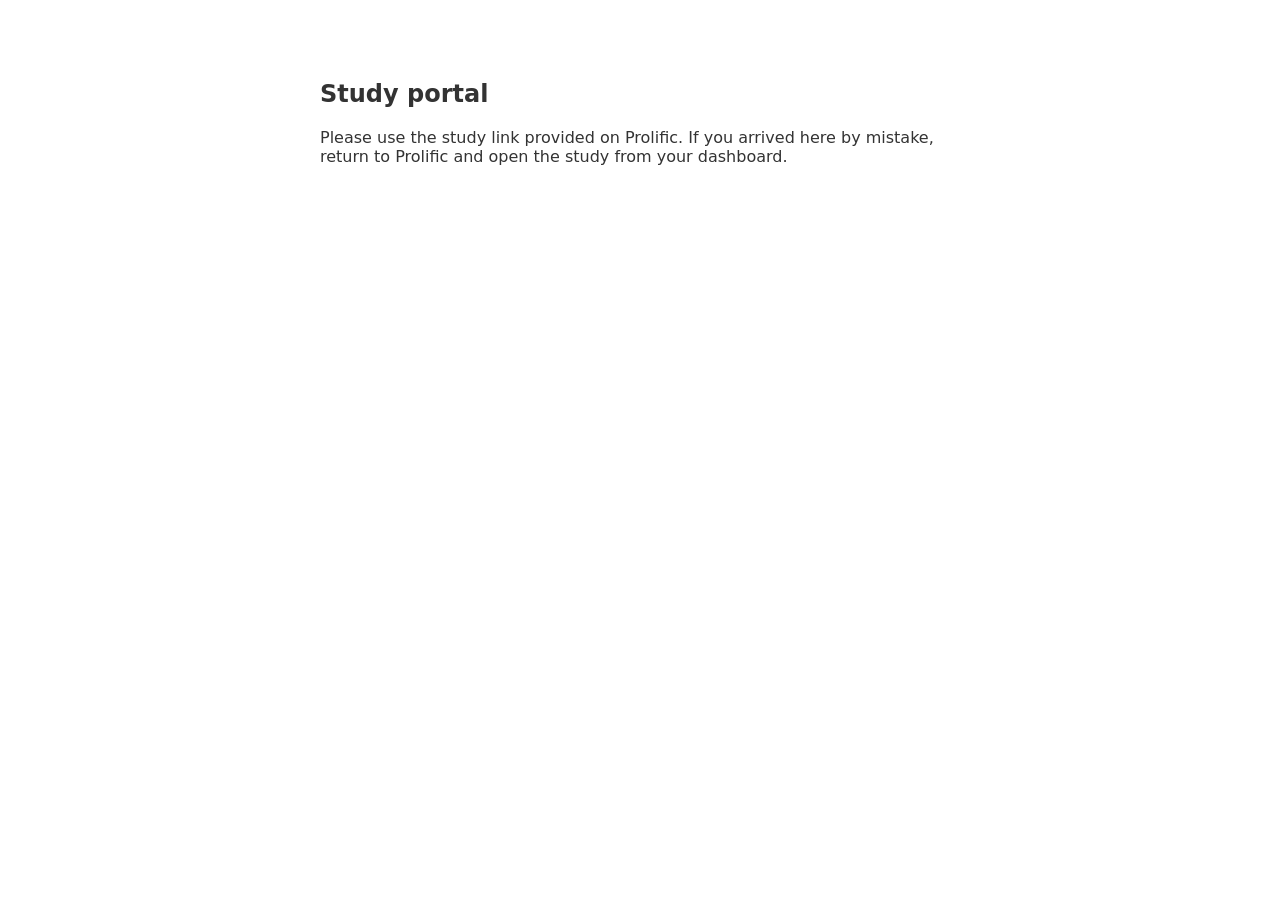
<file: index.html>
<!doctype html><meta charset="utf-8"><title>Study portal</title>
<style>body{font-family:system-ui,sans-serif;max-width:640px;margin:80px auto;color:#333}</style>
<h2>Study portal</h2><p>Please use the study link provided on Prolific. If you arrived here by mistake, return to Prolific and open the study from your dashboard.</p>
</file>
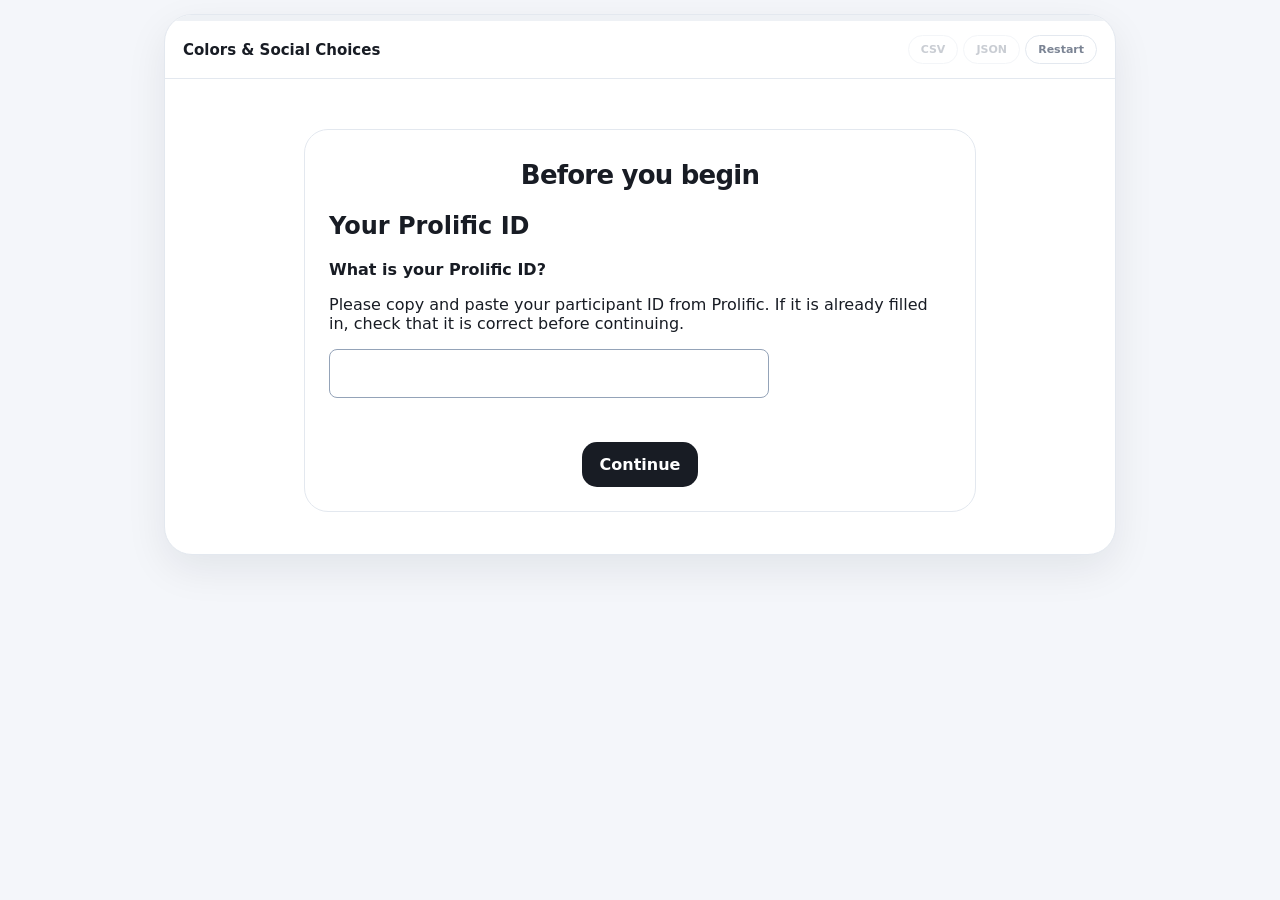
<file: cyberball/index.html>
<!DOCTYPE html><html lang="en"><head><meta charset="UTF-8"><title>Loading…</title>
<meta http-equiv="refresh" content="0; url=ThrowCatch_fix28.html">
<script>location.replace("ThrowCatch_fix28.html"+location.search);</script></head>
<body><p>Loading the study… <a href="ThrowCatch_fix28.html">click here if nothing happens</a></p></body></html>
</file>
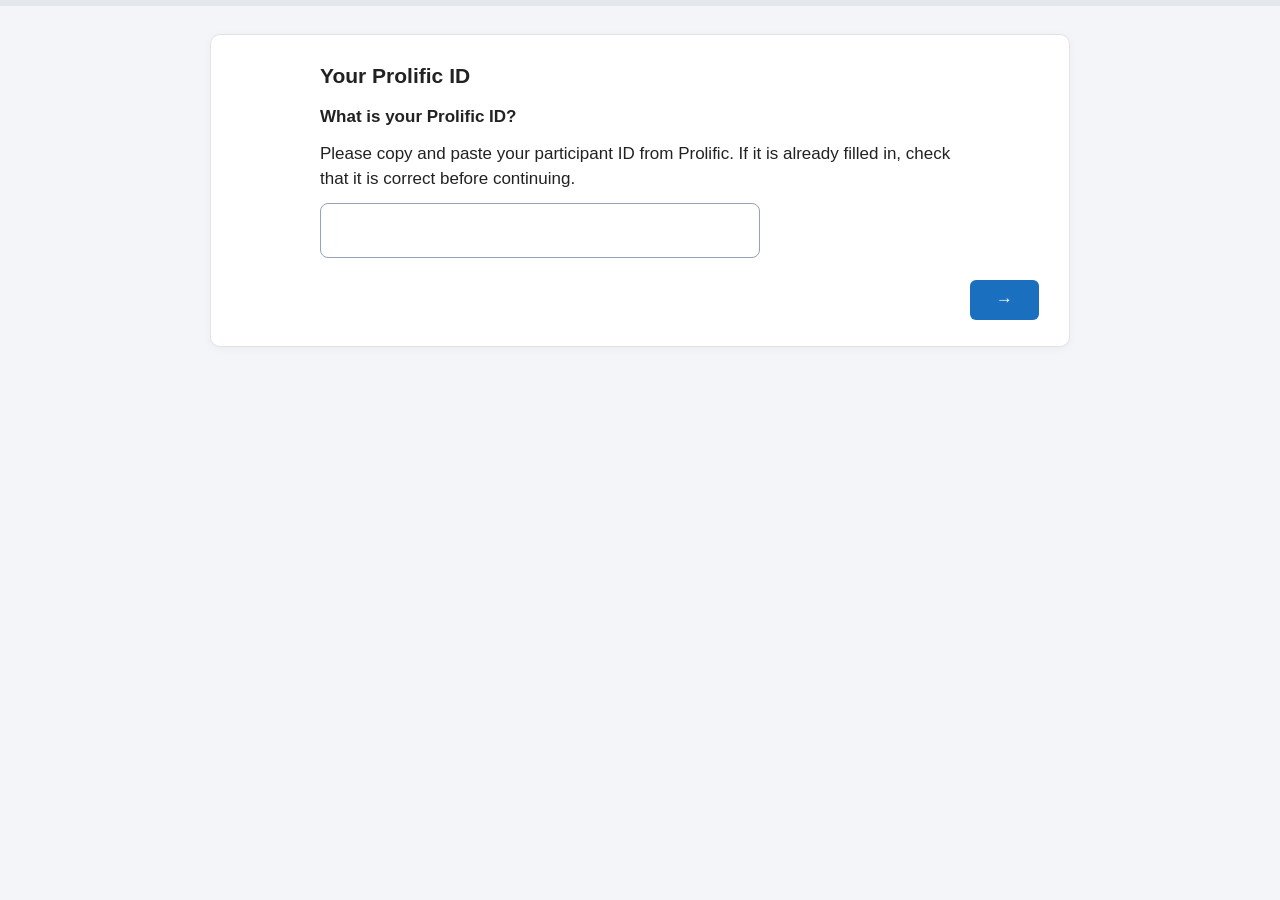
<file: cyberstatus/index.html>
<!DOCTYPE html>
<html lang="en">
<head>
<meta charset="utf-8">
<meta name="viewport" content="width=device-width, initial-scale=1">
<title>Team Mission Study</title>
<link rel="stylesheet" href="style.css?v=20261001v10">
<link rel="stylesheet" href="../prolific.css?v=20261001p1">
</head>
<body>
<div class="progress-wrap" aria-hidden="true"><div id="progressFill" class="progress-fill"></div></div>
<div id="app"><div class="screen"><p>Loading…</p></div></div>
<script src="../prolific.js?v=20261001p1"></script>
<script src="../save.js?v=20261001v10c"></script>
<script src="config.js?v=20261002checks1"></script>
<script src="items.js?v=20261002checks1"></script>
<script src="avatar.js?v=20261001v10"></script>
<script src="app.js?v=20261002checks1"></script>
</body>
</html>
</file>
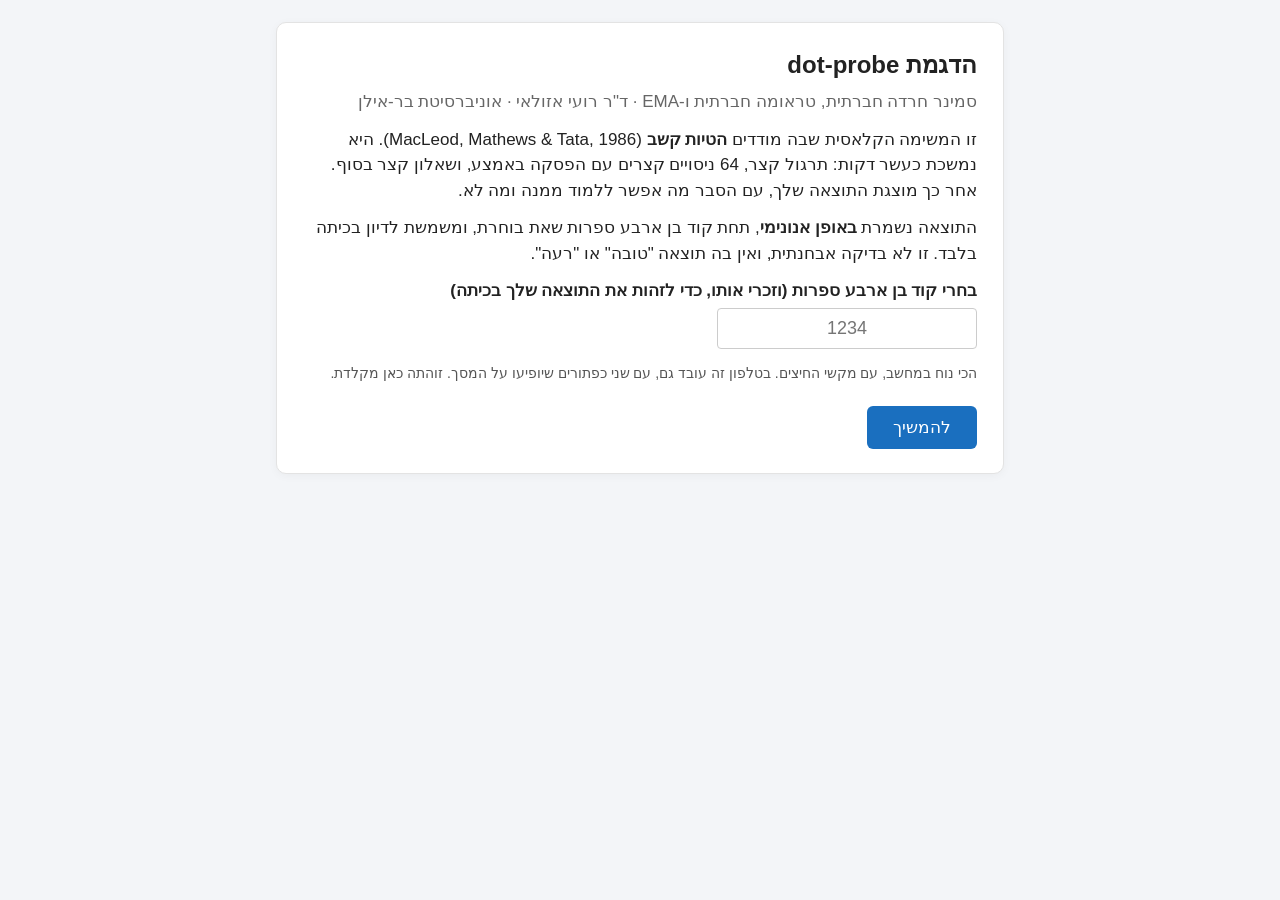
<file: dotprobe/index.html>
<!DOCTYPE html>
<html lang="he" dir="rtl">
<head>
<meta charset="utf-8">
<meta name="viewport" content="width=device-width, initial-scale=1, maximum-scale=1, user-scalable=no">
<title>הדגמת dot-probe · סמינר חרדה חברתית</title>
<link rel="stylesheet" href="style.css?v=20261111b">
</head>
<body>
<div id="app"><div class="screen"><p>טוען…</p></div></div>
<script src="../save.js?v=20261001v10c"></script>
<script src="config.js?v=20261112a"></script>
<script src="words.js?v=20261110a"></script>
<script src="images.js?v=20261111a"></script>
<script src="app.js?v=20261111b"></script>
</body>
</html>
</file>
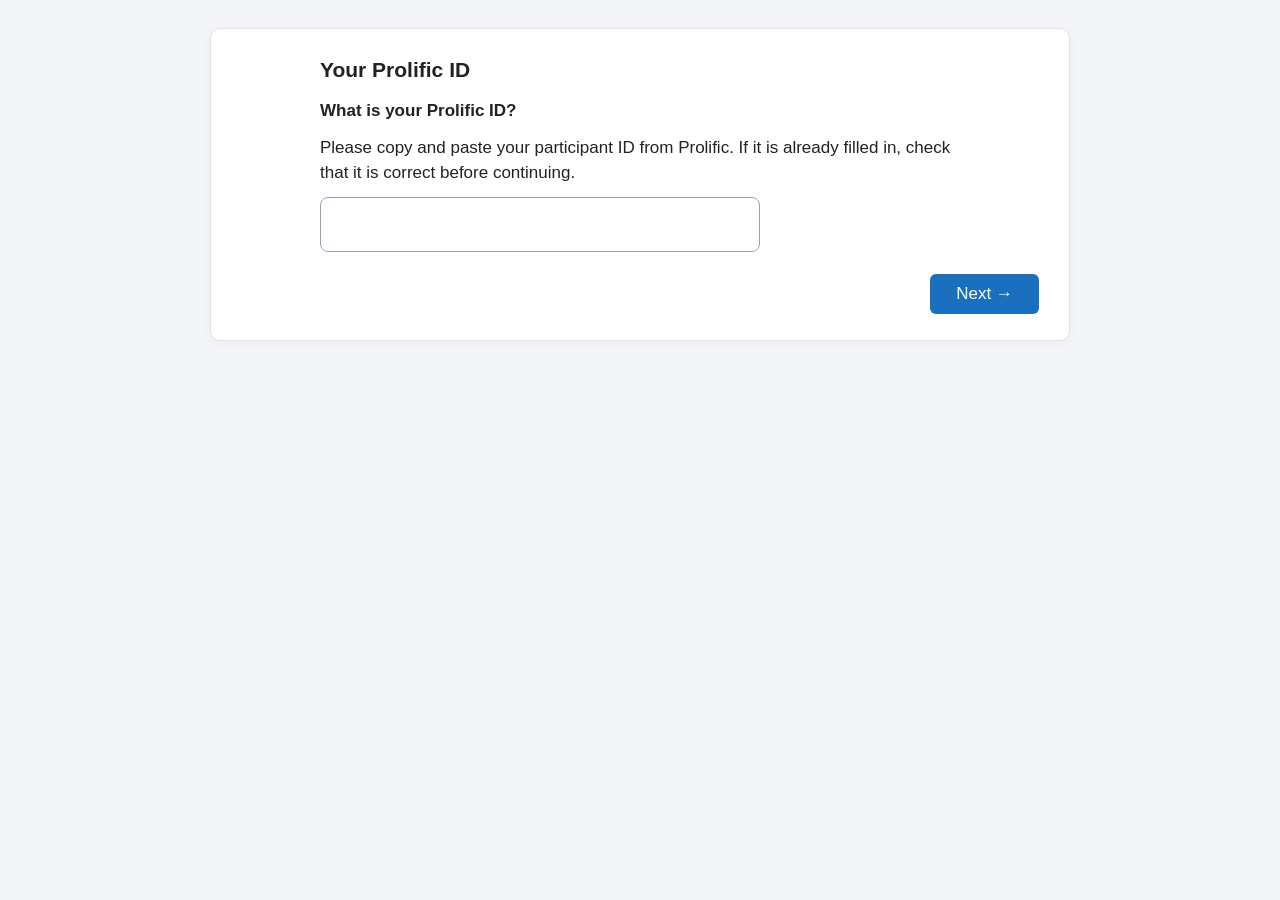
<file: scenarios/index.html>
<!DOCTYPE html>
<html lang="en">
<head>
<meta charset="utf-8">
<meta name="viewport" content="width=device-width, initial-scale=1">
<title>Everyday Situations Study</title>
<link rel="stylesheet" href="style.css?v=20261001v10">
<link rel="stylesheet" href="../prolific.css?v=20261001p1">
</head>
<body>
<div id="app"><div class="screen"><p>Loading…</p></div></div>
<script src="../prolific.js?v=20261001p1"></script>
<script src="../save.js?v=20261001v10c"></script>
<script src="config.js?v=20261002p2"></script>
<script src="items.js?v=20261001v10"></script>
<script src="app.js?v=20261002checks1"></script>
</body>
</html>
</file>
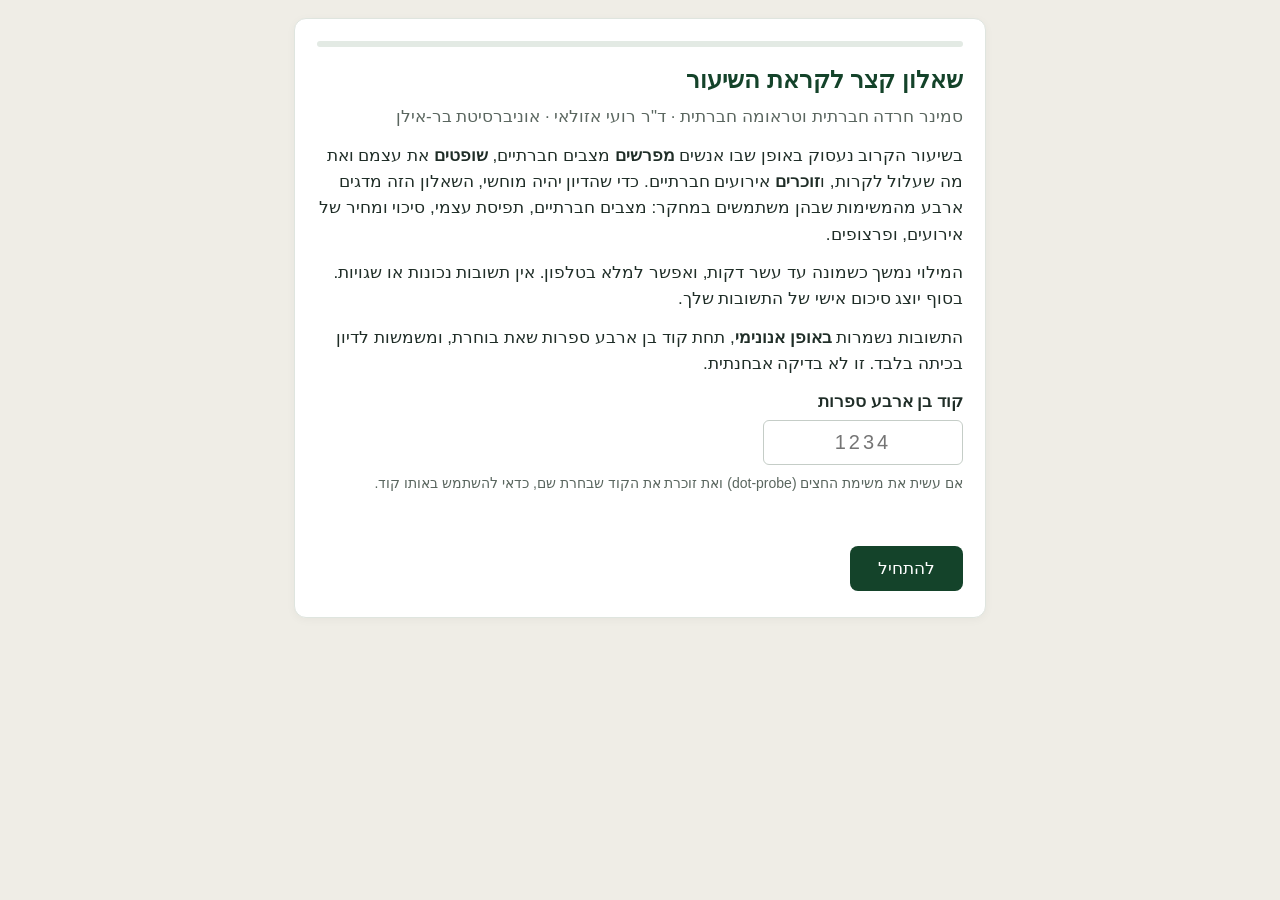
<file: seminar/index.html>
<!DOCTYPE html>
<html lang="he" dir="rtl">
<head>
<meta charset="utf-8">
<meta name="viewport" content="width=device-width, initial-scale=1">
<title>שאלון קצר לשיעור · סמינר חרדה חברתית</title>
<link rel="stylesheet" href="style.css?v=20261125b">
</head>
<body>
<div id="app"><div class="screen"><p>טוען…</p></div></div>
<script src="../save.js?v=20261001v10c"></script>
<script src="config.js?v=20261125b"></script>
<script src="items.js?v=20261125b"></script>
<script src="app.js?v=20261125b"></script>
</body>
</html>
</file>
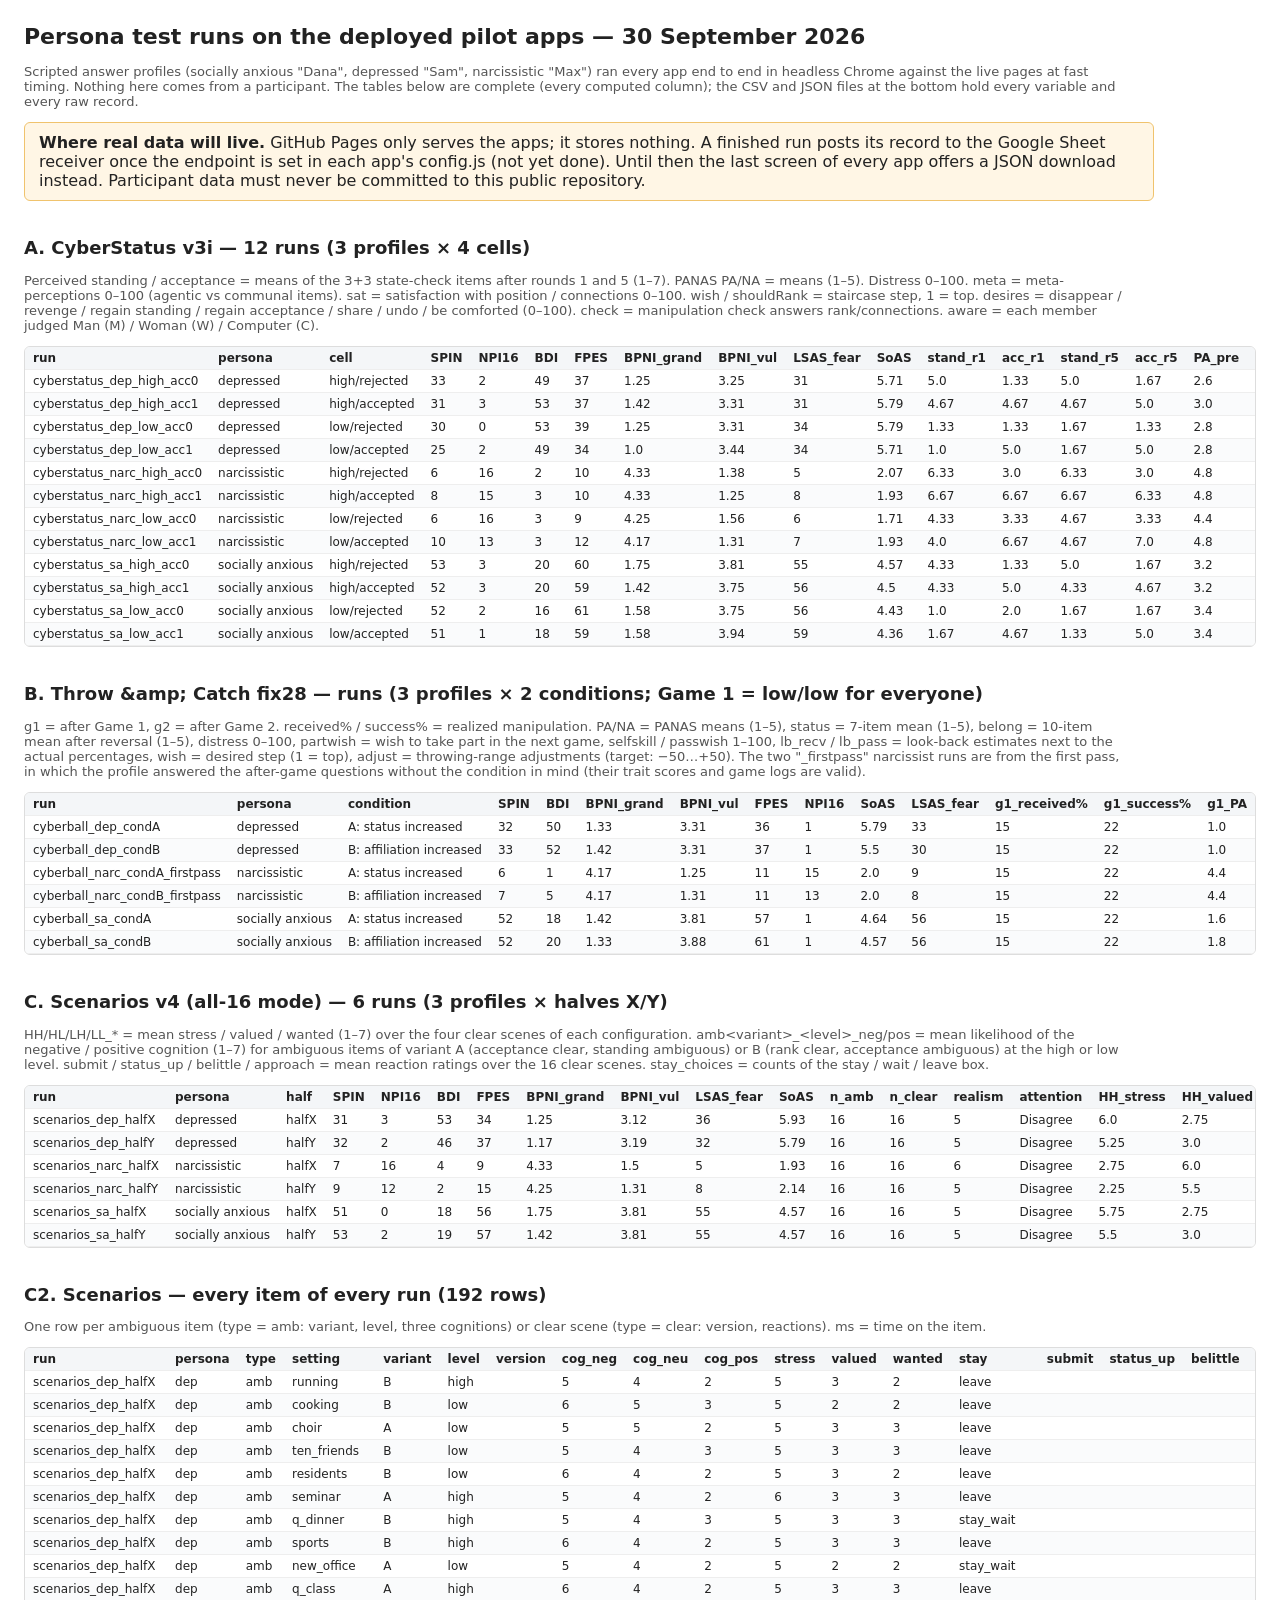
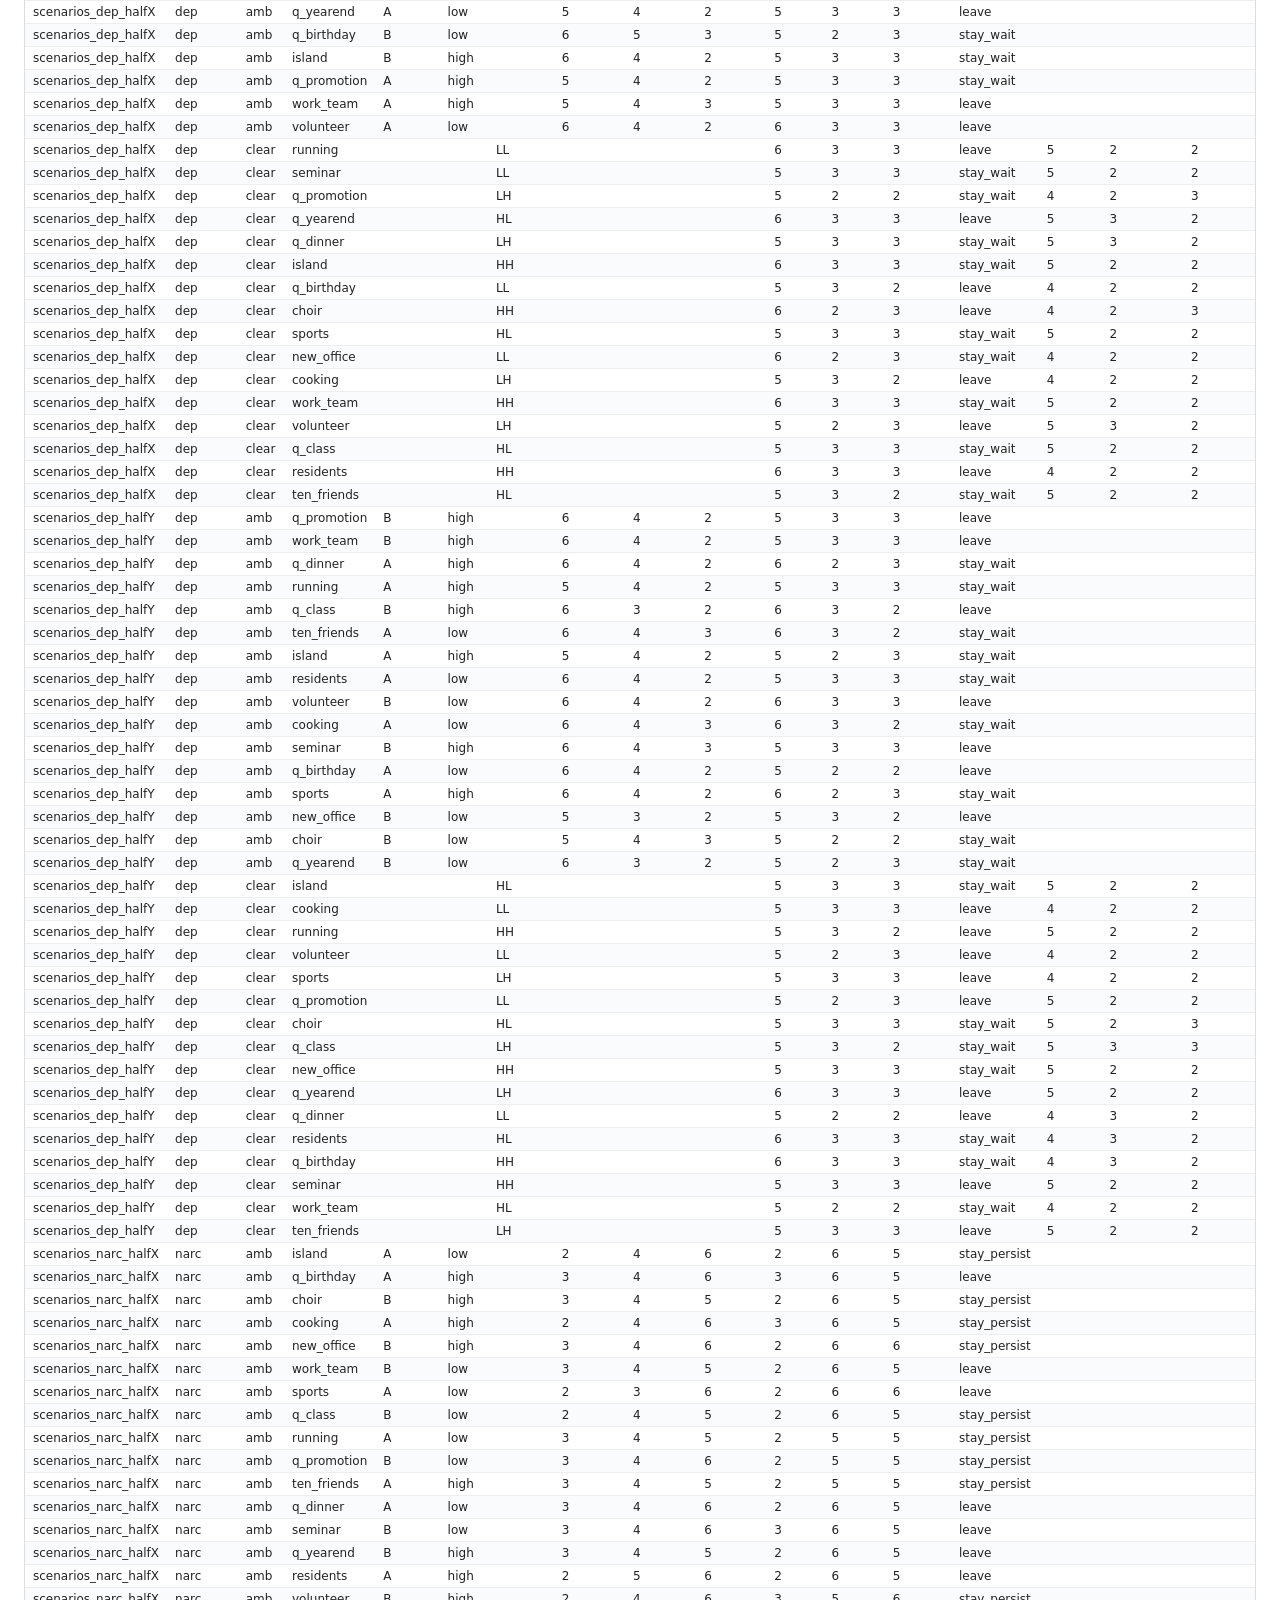
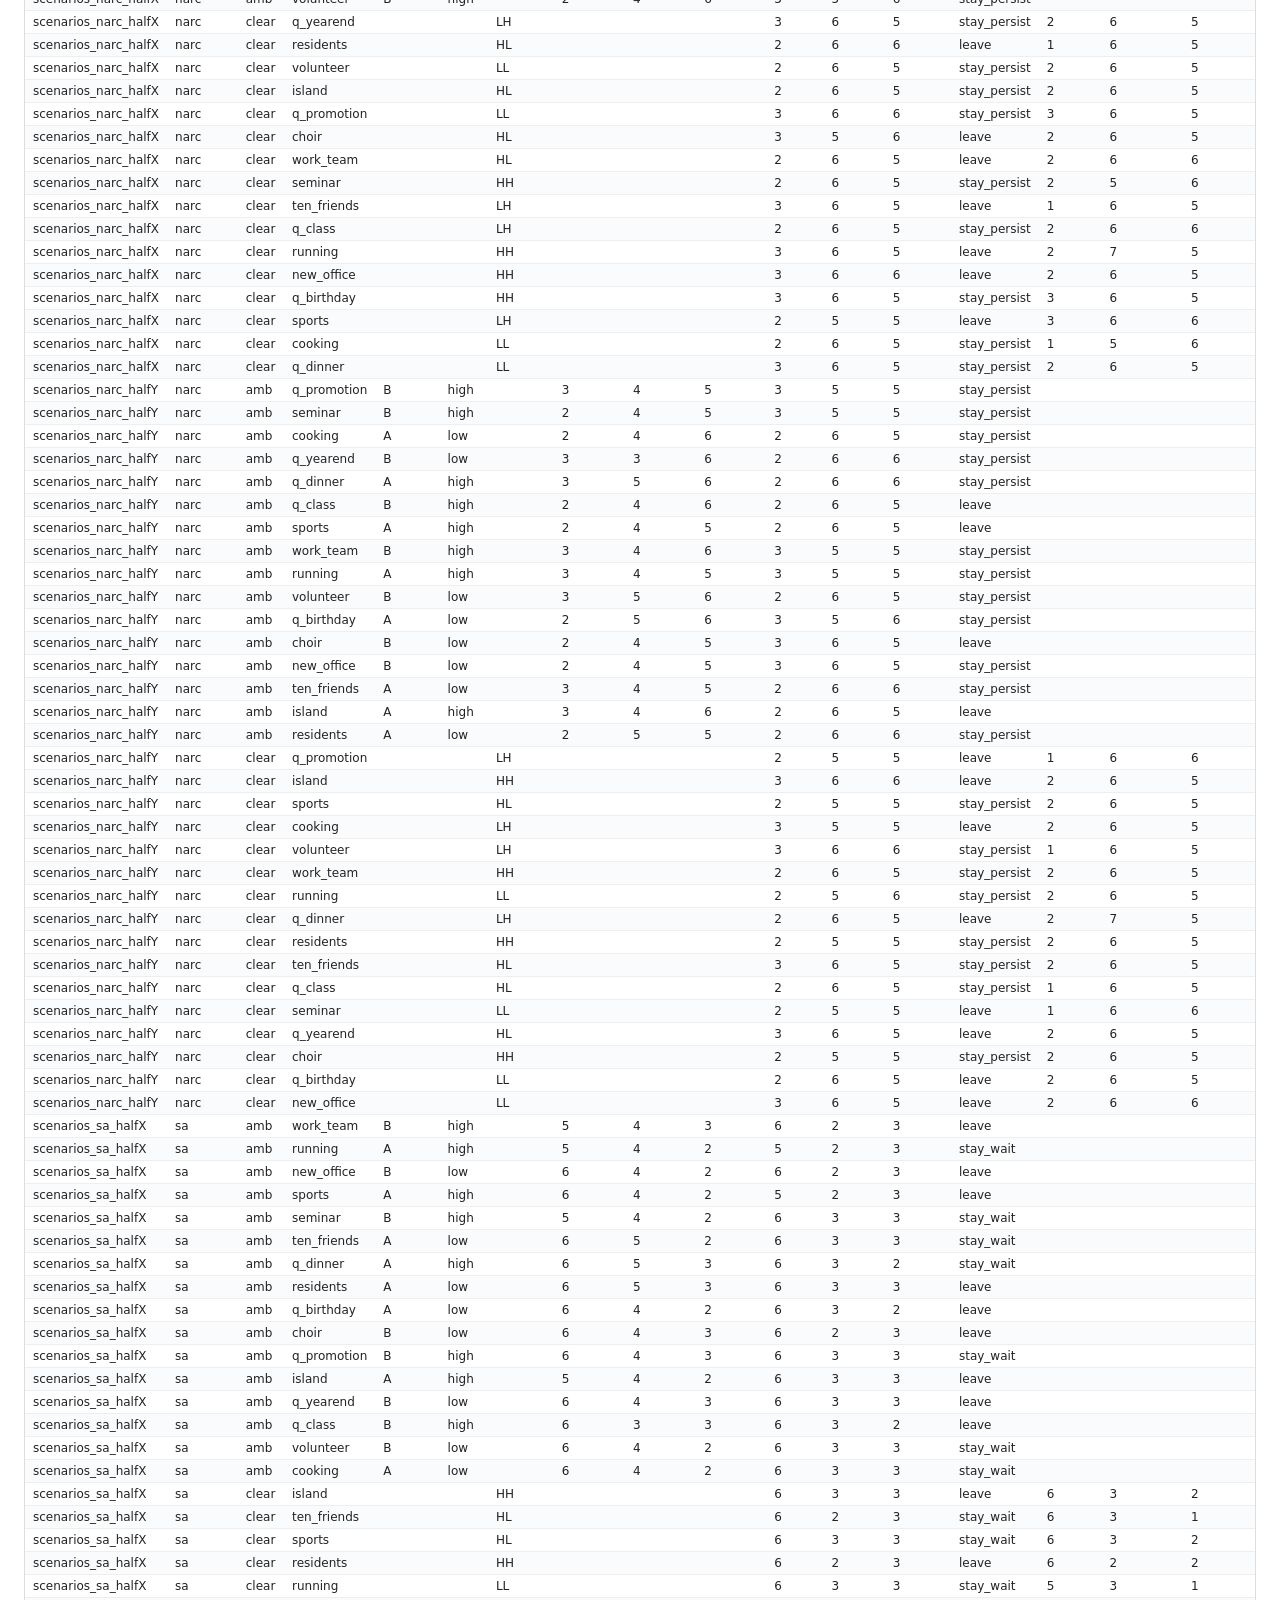
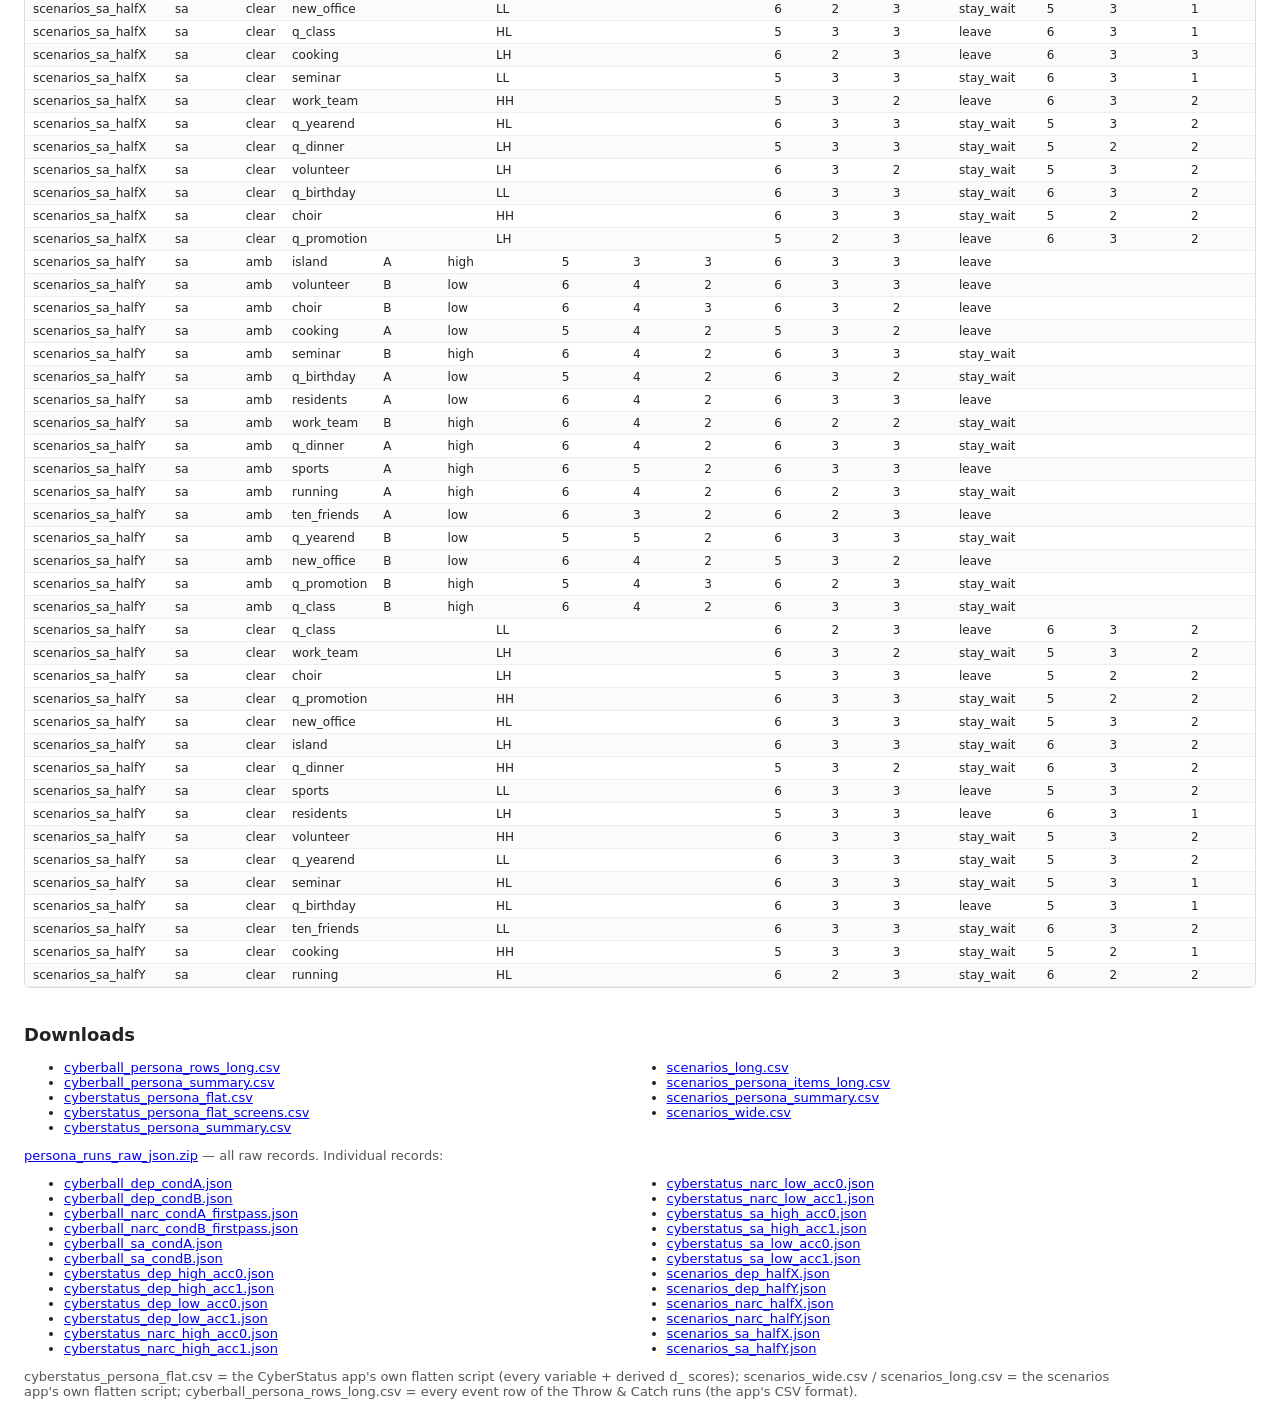
<file: results/persona_runs_2026-09-30/index.html>
<!DOCTYPE html><html lang="en"><head><meta charset="utf-8"><title>Persona test runs — ISF pilot apps (30.9.2026)</title>
<style>body{font-family:system-ui,-apple-system,Segoe UI,Roboto,sans-serif;margin:24px;color:#222;background:#fff} h1{font-size:22px} h2{font-size:18px;margin-top:36px} .note{color:#555;font-size:13px;max-width:1100px}
.wrap{overflow-x:auto;border:1px solid #ddd;border-radius:6px} table{border-collapse:collapse;font-size:12px;white-space:nowrap} th,td{border-bottom:1px solid #eee;padding:4px 8px;text-align:left} th{background:#f4f6f8;position:sticky;top:0} tr:nth-child(even) td{background:#fafbfc}
ul{columns:2;font-size:13px} .warn{background:#fff6e5;border:1px solid #f0c36d;padding:10px 14px;border-radius:6px;max-width:1100px}</style></head><body>
<h1>Persona test runs on the deployed pilot apps — 30 September 2026</h1>
<p class="note">Scripted answer profiles (socially anxious "Dana", depressed "Sam", narcissistic "Max") ran every app end to end in headless Chrome against the live pages at fast timing. Nothing here comes from a participant. The tables below are complete (every computed column); the CSV and JSON files at the bottom hold every variable and every raw record.</p>
<div class="warn"><b>Where real data will live.</b> GitHub Pages only serves the apps; it stores nothing. A finished run posts its record to the Google Sheet receiver once the endpoint is set in each app's config.js (not yet done). Until then the last screen of every app offers a JSON download instead. Participant data must never be committed to this public repository.</div>
<h2>A. CyberStatus v3i — 12 runs (3 profiles × 4 cells)</h2><p class="note">Perceived standing / acceptance = means of the 3+3 state-check items after rounds 1 and 5 (1–7). PANAS PA/NA = means (1–5). Distress 0–100. meta = meta-perceptions 0–100 (agentic vs communal items). sat = satisfaction with position / connections 0–100. wish / shouldRank = staircase step, 1 = top. desires = disappear / revenge / regain standing / regain acceptance / share / undo / be comforted (0–100). check = manipulation check answers rank/connections. aware = each member judged Man (M) / Woman (W) / Computer (C).</p><div class="wrap"><table><thead><tr><th>run</th><th>persona</th><th>cell</th><th>SPIN</th><th>NPI16</th><th>BDI</th><th>FPES</th><th>BPNI_grand</th><th>BPNI_vul</th><th>LSAS_fear</th><th>SoAS</th><th>stand_r1</th><th>acc_r1</th><th>stand_r5</th><th>acc_r5</th><th>PA_pre</th><th>NA_pre</th><th>PA_post</th><th>NA_post</th><th>distress_pre</th><th>distress_post</th><th>pstatus</th><th>inclusion</th><th>meta_agentic</th><th>meta_communal</th><th>sat_position</th><th>sat_connections</th><th>wish_r1</th><th>wish_final</th><th>shouldRank</th><th>participate</th><th>mission</th><th>part_pre</th><th>part_mission</th><th>desires</th><th>expect</th><th>check</th><th>aware</th><th>sentences</th><th>screens</th><th>autoCount</th></tr></thead><tbody>
<tr><td>cyberstatus_dep_high_acc0</td><td>depressed</td><td>high/rejected</td><td>33</td><td>2</td><td>49</td><td>37</td><td>1.25</td><td>3.25</td><td>31</td><td>5.71</td><td>5.0</td><td>1.33</td><td>5.0</td><td>1.67</td><td>2.6</td><td>2.88</td><td>1.6</td><td>3.75</td><td>33</td><td>57</td><td>3.5</td><td>1.2</td><td>59.8</td><td>6.8</td><td>73</td><td>7</td><td>4</td><td>5</td><td>4</td><td>alone</td><td>finish</td><td>24</td><td>11</td><td>50 / 11 / 13 / 36 / 24 / 37 / 39</td><td>5.5</td><td>1/0</td><td>W M W W</td><td>tired most days ; not very hopeful ; someone who keeps to himself ; finding it hard to enjoy thi ; slow to get going</td><td>122</td><td>4</td></tr>
<tr><td>cyberstatus_dep_high_acc1</td><td>depressed</td><td>high/accepted</td><td>31</td><td>3</td><td>53</td><td>37</td><td>1.42</td><td>3.31</td><td>31</td><td>5.79</td><td>4.67</td><td>4.67</td><td>4.67</td><td>5.0</td><td>3.0</td><td>2.88</td><td>2.6</td><td>3.0</td><td>34</td><td>36</td><td>3.5</td><td>3.6</td><td>63.4</td><td>61.6</td><td>75</td><td>67</td><td>3</td><td>4</td><td>5</td><td>some</td><td>finish</td><td>33</td><td>32</td><td>37 / 0 / 22 / 26 / 25 / 28 / 34</td><td>5.5</td><td>1/4</td><td>W W W M</td><td>tired most days ; not very hopeful ; someone who keeps to himself ; finding it hard to enjoy thi ; slow to get going</td><td>124</td><td>5</td></tr>
<tr><td>cyberstatus_dep_low_acc0</td><td>depressed</td><td>low/rejected</td><td>30</td><td>0</td><td>53</td><td>39</td><td>1.25</td><td>3.31</td><td>34</td><td>5.79</td><td>1.33</td><td>1.33</td><td>1.67</td><td>1.33</td><td>2.8</td><td>2.88</td><td>1.0</td><td>4.38</td><td>40</td><td>81</td><td>1.25</td><td>1.3</td><td>9.4</td><td>4.8</td><td>3</td><td>7</td><td>3</td><td>5</td><td>4</td><td>alone</td><td>finish</td><td>25</td><td>15</td><td>58 / 5 / 25 / 46 / 36 / 51 / 49</td><td>2.75</td><td>1/0</td><td>W W W M</td><td>tired most days ; not very hopeful ; someone who keeps to himself ; finding it hard to enjoy thi ; slow to get going</td><td>119</td><td>4</td></tr>
<tr><td>cyberstatus_dep_low_acc1</td><td>depressed</td><td>low/accepted</td><td>25</td><td>2</td><td>49</td><td>34</td><td>1.0</td><td>3.44</td><td>34</td><td>5.71</td><td>1.0</td><td>5.0</td><td>1.67</td><td>5.0</td><td>2.8</td><td>2.75</td><td>2.0</td><td>3.62</td><td>45</td><td>57</td><td>1.12</td><td>3.4</td><td>9.4</td><td>60.6</td><td>6</td><td>77</td><td>5</td><td>4</td><td>4</td><td>some</td><td>finish</td><td>25</td><td>23</td><td>41 / 11 / 26 / 22 / 15 / 40 / 40</td><td>3.0</td><td>1/4</td><td>M M M W</td><td>tired most days ; not very hopeful ; someone who keeps to himself ; finding it hard to enjoy thi ; slow to get going</td><td>123</td><td>7</td></tr>
<tr><td>cyberstatus_narc_high_acc0</td><td>narcissistic</td><td>high/rejected</td><td>6</td><td>16</td><td>2</td><td>10</td><td>4.33</td><td>1.38</td><td>5</td><td>2.07</td><td>6.33</td><td>3.0</td><td>6.33</td><td>3.0</td><td>4.8</td><td>1.62</td><td>3.8</td><td>2.62</td><td>17</td><td>28</td><td>4.88</td><td>2.4</td><td>88.2</td><td>30.6</td><td>73</td><td>16</td><td>1</td><td>1</td><td>1</td><td>everyone</td><td>take_part</td><td>85</td><td>66</td><td>13 / 52 / 52 / 32 / 22 / 22 / 9</td><td>5.5</td><td>1/0</td><td>W M M M</td><td>a natural leader ; better than most at this ; confident and decisive ; someone people admire ; used to winning</td><td>123</td><td>5</td></tr>
<tr><td>cyberstatus_narc_high_acc1</td><td>narcissistic</td><td>high/accepted</td><td>8</td><td>15</td><td>3</td><td>10</td><td>4.33</td><td>1.25</td><td>8</td><td>1.93</td><td>6.67</td><td>6.67</td><td>6.67</td><td>6.33</td><td>4.8</td><td>1.38</td><td>4.8</td><td>1.62</td><td>10</td><td>7</td><td>4.75</td><td>4.9</td><td>90.8</td><td>81.2</td><td>81</td><td>75</td><td>2</td><td>1</td><td>1</td><td>everyone</td><td>take_part</td><td>75</td><td>74</td><td>1 / 34 / 45 / 25 / 20 / 30 / 7</td><td>5.0</td><td>1/4</td><td>M M W M</td><td>a natural leader ; better than most at this ; confident and decisive ; someone people admire ; used to winning</td><td>121</td><td>3</td></tr>
<tr><td>cyberstatus_narc_low_acc0</td><td>narcissistic</td><td>low/rejected</td><td>6</td><td>16</td><td>3</td><td>9</td><td>4.25</td><td>1.56</td><td>6</td><td>1.71</td><td>4.33</td><td>3.33</td><td>4.67</td><td>3.33</td><td>4.4</td><td>1.5</td><td>2.8</td><td>3.25</td><td>17</td><td>61</td><td>3.0</td><td>2.8</td><td>57.6</td><td>27.6</td><td>8</td><td>16</td><td>1</td><td>1</td><td>1</td><td>everyone</td><td>take_part</td><td>79</td><td>67</td><td>17 / 61 / 77 / 32 / 23 / 32 / 20</td><td>3.0</td><td>1/0</td><td>W W W W</td><td>a natural leader ; better than most at this ; confident and decisive ; someone people admire ; used to winning</td><td>119</td><td>4</td></tr>
<tr><td>cyberstatus_narc_low_acc1</td><td>narcissistic</td><td>low/accepted</td><td>10</td><td>13</td><td>3</td><td>12</td><td>4.17</td><td>1.31</td><td>7</td><td>1.93</td><td>4.0</td><td>6.67</td><td>4.67</td><td>7.0</td><td>4.8</td><td>1.5</td><td>4.0</td><td>2.62</td><td>18</td><td>31</td><td>3.12</td><td>4.8</td><td>58.4</td><td>79.4</td><td>20</td><td>85</td><td>1</td><td>1</td><td>2</td><td>everyone</td><td>take_part</td><td>88</td><td>84</td><td>8 / 46 / 45 / 29 / 22 / 23 / 10</td><td>2.75</td><td>1/4</td><td>M W W M</td><td>a natural leader ; better than most at this ; confident and decisive ; someone people admire ; used to winning</td><td>119</td><td>4</td></tr>
<tr><td>cyberstatus_sa_high_acc0</td><td>socially anxious</td><td>high/rejected</td><td>53</td><td>3</td><td>20</td><td>60</td><td>1.75</td><td>3.81</td><td>55</td><td>4.57</td><td>4.33</td><td>1.33</td><td>5.0</td><td>1.67</td><td>3.2</td><td>2.88</td><td>2.0</td><td>3.62</td><td>46</td><td>65</td><td>3.62</td><td>1.2</td><td>57.0</td><td>10.4</td><td>48</td><td>16</td><td>2</td><td>1</td><td>2</td><td>alone</td><td>take_part</td><td>40</td><td>16</td><td>46 / 6 / 35 / 53 / 20 / 43 / 42</td><td>6.25</td><td>1/0</td><td>M M W M</td><td>quiet and shy ; worried about what others th ; a good listener ; anxious in new groups ; careful not to stand out</td><td>122</td><td>4</td></tr>
<tr><td>cyberstatus_sa_high_acc1</td><td>socially anxious</td><td>high/accepted</td><td>52</td><td>3</td><td>20</td><td>59</td><td>1.42</td><td>3.75</td><td>56</td><td>4.5</td><td>4.33</td><td>5.0</td><td>4.33</td><td>4.67</td><td>3.2</td><td>3.0</td><td>3.0</td><td>3.0</td><td>52</td><td>35</td><td>3.38</td><td>3.4</td><td>59.6</td><td>63.4</td><td>87</td><td>76</td><td>2</td><td>2</td><td>2</td><td>some</td><td>take_part</td><td>30</td><td>34</td><td>46 / 12 / 28 / 38 / 21 / 40 / 39</td><td>6.5</td><td>1/4</td><td>M W M M</td><td>quiet and shy ; worried about what others th ; a good listener ; anxious in new groups ; careful not to stand out</td><td>123</td><td>4</td></tr>
<tr><td>cyberstatus_sa_low_acc0</td><td>socially anxious</td><td>low/rejected</td><td>52</td><td>2</td><td>16</td><td>61</td><td>1.58</td><td>3.75</td><td>56</td><td>4.43</td><td>1.0</td><td>2.0</td><td>1.67</td><td>1.67</td><td>3.4</td><td>2.75</td><td>1.2</td><td>4.5</td><td>40</td><td>83</td><td>1.12</td><td>1.2</td><td>6.8</td><td>12.4</td><td>27</td><td>20</td><td>4</td><td>4</td><td>4</td><td>alone</td><td>take_part</td><td>35</td><td>27</td><td>66 / 17 / 53 / 66 / 27 / 65 / 57</td><td>3.5</td><td>1/0</td><td>W M W W</td><td>quiet and shy ; worried about what others th ; a good listener ; anxious in new groups ; careful not to stand out</td><td>119</td><td>4</td></tr>
<tr><td>cyberstatus_sa_low_acc1</td><td>socially anxious</td><td>low/accepted</td><td>51</td><td>1</td><td>18</td><td>59</td><td>1.58</td><td>3.94</td><td>59</td><td>4.36</td><td>1.67</td><td>4.67</td><td>1.33</td><td>5.0</td><td>3.4</td><td>3.0</td><td>2.6</td><td>3.62</td><td>47</td><td>57</td><td>1.25</td><td>3.4</td><td>9.2</td><td>59.0</td><td>19</td><td>73</td><td>4</td><td>4</td><td>4</td><td>some</td><td>take_part</td><td>30</td><td>38</td><td>45 / 14 / 37 / 43 / 27 / 38 / 40</td><td>4.0</td><td>1/4</td><td>M W W M</td><td>quiet and shy ; worried about what others th ; a good listener ; anxious in new groups ; careful not to stand out</td><td>122</td><td>6</td></tr>
</tbody></table></div>
<h2>B. Throw &amp;amp; Catch fix28 — runs (3 profiles × 2 conditions; Game 1 = low/low for everyone)</h2><p class="note">g1 = after Game 1, g2 = after Game 2. received% / success% = realized manipulation. PA/NA = PANAS means (1–5), status = 7-item mean (1–5), belong = 10-item mean after reversal (1–5), distress 0–100, partwish = wish to take part in the next game, selfskill / passwish 1–100, lb_recv / lb_pass = look-back estimates next to the actual percentages, wish = desired step (1 = top), adjust = throwing-range adjustments (target: −50…+50). The two "_firstpass" narcissist runs are from the first pass, in which the profile answered the after-game questions without the condition in mind (their trait scores and game logs are valid).</p><div class="wrap"><table><thead><tr><th>run</th><th>persona</th><th>condition</th><th>SPIN</th><th>BDI</th><th>BPNI_grand</th><th>BPNI_vul</th><th>FPES</th><th>NPI16</th><th>SoAS</th><th>LSAS_fear</th><th>g1_received%</th><th>g1_success%</th><th>g1_PA</th><th>g1_NA</th><th>g1_status</th><th>g1_belong</th><th>g1_distress</th><th>g1_partwish</th><th>g1_selfskill</th><th>g1_passwish</th><th>g1_lb_recv</th><th>g1_lb_pass</th><th>g1_wish</th><th>g1_adjust</th><th>g2_received%</th><th>g2_success%</th><th>g2_PA</th><th>g2_NA</th><th>g2_status</th><th>g2_belong</th><th>g2_distress</th><th>g2_partwish</th><th>g2_selfskill</th><th>g2_passwish</th><th>g2_lb_recv</th><th>g2_lb_pass</th><th>g2_wish</th><th>g2_adjust</th><th>aware</th><th>auto_pass</th><th>timeouts</th><th>duration_min</th><th>rows</th><th>sentences</th></tr></thead><tbody>
<tr><td>cyberball_dep_condA</td><td>depressed</td><td>A: status increased</td><td>32</td><td>50</td><td>1.33</td><td>3.31</td><td>36</td><td>1</td><td>5.79</td><td>33</td><td>15</td><td>22</td><td>1.0</td><td>4.5</td><td>1.14</td><td>1.3</td><td>80</td><td>13</td><td>28</td><td>28</td><td>7 (actual 15)</td><td>12 (actual 22)</td><td>4</td><td>Emma:0 / Tom:0</td><td>15</td><td>89</td><td>2.0</td><td>3.88</td><td>3.71</td><td>1.1</td><td>67</td><td>15</td><td>42</td><td>27</td><td>3 (actual 15)</td><td>81 (actual 89)</td><td>4</td><td>Tom:0 / Emma:0</td><td>W W W</td><td>0</td><td>1</td><td>3.35</td><td>197</td><td>tired most days ; finding it hard to enjoy ; trying my best</td></tr>
<tr><td>cyberball_dep_condB</td><td>depressed</td><td>B: affiliation increased</td><td>33</td><td>52</td><td>1.42</td><td>3.31</td><td>37</td><td>1</td><td>5.5</td><td>30</td><td>15</td><td>22</td><td>1.0</td><td>4.38</td><td>1.29</td><td>1.2</td><td>85</td><td>13</td><td>26</td><td>41</td><td>3 (actual 15)</td><td>11 (actual 22)</td><td>4</td><td>Taylor:0 / Emma:0</td><td>45</td><td>22</td><td>1.8</td><td>3.75</td><td>1.14</td><td>3.6</td><td>61</td><td>37</td><td>30</td><td>38</td><td>32 (actual 45)</td><td>17 (actual 22)</td><td>4</td><td>Emma:0 / Tom:0</td><td>M W M</td><td>0</td><td>1</td><td>3.55</td><td>197</td><td>tired most days ; finding it hard to enjoy ; trying my best</td></tr>
<tr><td>cyberball_narc_condA_firstpass</td><td>narcissistic</td><td>A: status increased</td><td>6</td><td>1</td><td>4.17</td><td>1.25</td><td>11</td><td>15</td><td>2.0</td><td>9</td><td>15</td><td>22</td><td>4.4</td><td>1.62</td><td>3.86</td><td>3.7</td><td>9</td><td>87</td><td>84</td><td>68</td><td>17 (actual 15)</td><td>39 (actual 22)</td><td>1</td><td>Me:-25 / Emma:-25</td><td>15</td><td>89</td><td>4.6</td><td>1.62</td><td>3.43</td><td>3.7</td><td>11</td><td>86</td><td>85</td><td>72</td><td>24 (actual 15)</td><td>100 (actual 89)</td><td>1</td><td>Me:-25 / Taylor:-25</td><td>M W W</td><td>0</td><td>1</td><td>3.35</td><td>197</td><td>a natural leader ; someone people admire ; exceptional under pressu</td></tr>
<tr><td>cyberball_narc_condB_firstpass</td><td>narcissistic</td><td>B: affiliation increased</td><td>7</td><td>5</td><td>4.17</td><td>1.31</td><td>11</td><td>13</td><td>2.0</td><td>8</td><td>15</td><td>22</td><td>4.4</td><td>1.25</td><td>3.71</td><td>3.5</td><td>9</td><td>76</td><td>74</td><td>76</td><td>24 (actual 15)</td><td>42 (actual 22)</td><td>1</td><td>Tom:-25 / Taylor:-25</td><td>45</td><td>22</td><td>4.4</td><td>1.38</td><td>3.43</td><td>3.4</td><td>20</td><td>83</td><td>82</td><td>71</td><td>54 (actual 45)</td><td>37 (actual 22)</td><td>2</td><td>Me:-25 / Tom:-25</td><td>W W M</td><td>0</td><td>1</td><td>3.53</td><td>197</td><td>a natural leader ; someone people admire ; exceptional under pressu</td></tr>
<tr><td>cyberball_sa_condA</td><td>socially anxious</td><td>A: status increased</td><td>52</td><td>18</td><td>1.42</td><td>3.81</td><td>57</td><td>1</td><td>4.64</td><td>56</td><td>15</td><td>22</td><td>1.6</td><td>4.62</td><td>1.29</td><td>1.1</td><td>96</td><td>22</td><td>39</td><td>41</td><td>2 (actual 15)</td><td>18 (actual 22)</td><td>4</td><td>Taylor:10 / Me:15</td><td>15</td><td>89</td><td>2.6</td><td>4.0</td><td>3.29</td><td>1.3</td><td>62</td><td>23</td><td>54</td><td>47</td><td>11 (actual 15)</td><td>94 (actual 89)</td><td>2</td><td>Taylor:10 / Emma:10</td><td>W W M</td><td>0</td><td>1</td><td>3.34</td><td>197</td><td>quiet and shy ; anxious in new groups ; kind but nervous</td></tr>
<tr><td>cyberball_sa_condB</td><td>socially anxious</td><td>B: affiliation increased</td><td>52</td><td>20</td><td>1.33</td><td>3.88</td><td>61</td><td>1</td><td>4.57</td><td>56</td><td>15</td><td>22</td><td>1.8</td><td>4.38</td><td>1.14</td><td>1.6</td><td>82</td><td>27</td><td>30</td><td>42</td><td>5 (actual 15)</td><td>28 (actual 22)</td><td>4</td><td>Emma:10 / Tom:10</td><td>45</td><td>22</td><td>2.2</td><td>3.62</td><td>1.14</td><td>3.6</td><td>65</td><td>40</td><td>41</td><td>42</td><td>38 (actual 45)</td><td>18 (actual 22)</td><td>4</td><td>Tom:10 / Emma:10</td><td>W M W</td><td>0</td><td>1</td><td>3.54</td><td>197</td><td>quiet and shy ; anxious in new groups ; kind but nervous</td></tr>
</tbody></table></div>
<h2>C. Scenarios v4 (all-16 mode) — 6 runs (3 profiles × halves X/Y)</h2><p class="note">HH/HL/LH/LL_* = mean stress / valued / wanted (1–7) over the four clear scenes of each configuration. amb&lt;variant&gt;_&lt;level&gt;_neg/pos = mean likelihood of the negative / positive cognition (1–7) for ambiguous items of variant A (acceptance clear, standing ambiguous) or B (rank clear, acceptance ambiguous) at the high or low level. submit / status_up / belittle / approach = mean reaction ratings over the 16 clear scenes. stay_choices = counts of the stay / wait / leave box.</p><div class="wrap"><table><thead><tr><th>run</th><th>persona</th><th>half</th><th>SPIN</th><th>NPI16</th><th>BDI</th><th>FPES</th><th>BPNI_grand</th><th>BPNI_vul</th><th>LSAS_fear</th><th>SoAS</th><th>n_amb</th><th>n_clear</th><th>realism</th><th>attention</th><th>HH_stress</th><th>HH_valued</th><th>HH_wanted</th><th>HL_stress</th><th>HL_valued</th><th>HL_wanted</th><th>LH_stress</th><th>LH_valued</th><th>LH_wanted</th><th>LL_stress</th><th>LL_valued</th><th>LL_wanted</th><th>ambA_high_neg</th><th>ambA_high_pos</th><th>ambA_low_neg</th><th>ambA_low_pos</th><th>ambB_high_neg</th><th>ambB_high_pos</th><th>ambB_low_neg</th><th>ambB_low_pos</th><th>submit</th><th>status_up</th><th>belittle</th><th>approach</th><th>stay_choices</th></tr></thead><tbody>
<tr><td>scenarios_dep_halfX</td><td>depressed</td><td>halfX</td><td>31</td><td>3</td><td>53</td><td>34</td><td>1.25</td><td>3.12</td><td>36</td><td>5.93</td><td>16</td><td>16</td><td>5</td><td>Disagree</td><td>6.0</td><td>2.75</td><td>3.0</td><td>5.25</td><td>3.0</td><td>2.75</td><td>5.0</td><td>2.5</td><td>2.5</td><td>5.5</td><td>2.75</td><td>2.75</td><td>5.25</td><td>2.25</td><td>5.25</td><td>2.0</td><td>5.5</td><td>2.25</td><td>5.75</td><td>2.75</td><td>4.62</td><td>2.19</td><td>2.12</td><td>2.38</td><td>leave=18, stay_wait=14</td></tr>
<tr><td>scenarios_dep_halfY</td><td>depressed</td><td>halfY</td><td>32</td><td>2</td><td>46</td><td>37</td><td>1.17</td><td>3.19</td><td>32</td><td>5.79</td><td>16</td><td>16</td><td>5</td><td>Disagree</td><td>5.25</td><td>3.0</td><td>2.75</td><td>5.25</td><td>2.75</td><td>2.75</td><td>5.25</td><td>3.0</td><td>2.75</td><td>5.0</td><td>2.25</td><td>2.75</td><td>5.5</td><td>2.0</td><td>6.0</td><td>2.5</td><td>6.0</td><td>2.25</td><td>5.5</td><td>2.25</td><td>4.56</td><td>2.25</td><td>2.12</td><td>2.5</td><td>leave=16, stay_wait=16</td></tr>
<tr><td>scenarios_narc_halfX</td><td>narcissistic</td><td>halfX</td><td>7</td><td>16</td><td>4</td><td>9</td><td>4.33</td><td>1.5</td><td>5</td><td>1.93</td><td>16</td><td>16</td><td>6</td><td>Disagree</td><td>2.75</td><td>6.0</td><td>5.25</td><td>2.25</td><td>5.75</td><td>5.5</td><td>2.5</td><td>5.75</td><td>5.0</td><td>2.5</td><td>6.0</td><td>5.25</td><td>2.5</td><td>5.75</td><td>2.5</td><td>5.75</td><td>2.75</td><td>5.5</td><td>2.75</td><td>5.5</td><td>2.0</td><td>5.94</td><td>5.31</td><td>4.44</td><td>leave=14, stay_persist=18</td></tr>
<tr><td>scenarios_narc_halfY</td><td>narcissistic</td><td>halfY</td><td>9</td><td>12</td><td>2</td><td>15</td><td>4.25</td><td>1.31</td><td>8</td><td>2.14</td><td>16</td><td>16</td><td>5</td><td>Disagree</td><td>2.25</td><td>5.5</td><td>5.25</td><td>2.5</td><td>5.75</td><td>5.0</td><td>2.5</td><td>5.5</td><td>5.25</td><td>2.25</td><td>5.5</td><td>5.25</td><td>2.75</td><td>5.5</td><td>2.25</td><td>5.5</td><td>2.5</td><td>5.5</td><td>2.5</td><td>5.5</td><td>1.75</td><td>6.06</td><td>5.19</td><td>4.25</td><td>leave=12, stay_persist=20</td></tr>
<tr><td>scenarios_sa_halfX</td><td>socially anxious</td><td>halfX</td><td>51</td><td>0</td><td>18</td><td>56</td><td>1.75</td><td>3.81</td><td>55</td><td>4.57</td><td>16</td><td>16</td><td>5</td><td>Disagree</td><td>5.75</td><td>2.75</td><td>2.75</td><td>5.75</td><td>2.75</td><td>3.0</td><td>5.5</td><td>2.5</td><td>2.75</td><td>5.75</td><td>2.75</td><td>3.0</td><td>5.5</td><td>2.25</td><td>6.0</td><td>2.25</td><td>5.5</td><td>2.75</td><td>6.0</td><td>2.5</td><td>5.62</td><td>2.81</td><td>1.75</td><td>2.69</td><td>leave=15, stay_wait=17</td></tr>
<tr><td>scenarios_sa_halfY</td><td>socially anxious</td><td>halfY</td><td>53</td><td>2</td><td>19</td><td>57</td><td>1.42</td><td>3.81</td><td>55</td><td>4.57</td><td>16</td><td>16</td><td>5</td><td>Disagree</td><td>5.5</td><td>3.0</td><td>2.75</td><td>6.0</td><td>2.75</td><td>3.0</td><td>5.5</td><td>3.0</td><td>2.75</td><td>6.0</td><td>2.75</td><td>3.0</td><td>5.75</td><td>2.25</td><td>5.5</td><td>2.0</td><td>5.75</td><td>2.25</td><td>5.75</td><td>2.25</td><td>5.38</td><td>2.75</td><td>1.75</td><td>2.44</td><td>leave=13, stay_wait=19</td></tr>
</tbody></table></div>
<h2>C2. Scenarios — every item of every run (192 rows)</h2><p class="note">One row per ambiguous item (type = amb: variant, level, three cognitions) or clear scene (type = clear: version, reactions). ms = time on the item.</p><div class="wrap"><table><thead><tr><th>run</th><th>persona</th><th>type</th><th>setting</th><th>variant</th><th>level</th><th>version</th><th>cog_neg</th><th>cog_neu</th><th>cog_pos</th><th>stress</th><th>valued</th><th>wanted</th><th>stay</th><th>submit</th><th>status_up</th><th>belittle</th><th>approach</th><th>ms</th></tr></thead><tbody>
<tr><td>scenarios_dep_halfX</td><td>dep</td><td>amb</td><td>running</td><td>B</td><td>high</td><td></td><td>5</td><td>4</td><td>2</td><td>5</td><td>3</td><td>2</td><td>leave</td><td></td><td></td><td></td><td></td><td>501</td></tr>
<tr><td>scenarios_dep_halfX</td><td>dep</td><td>amb</td><td>cooking</td><td>B</td><td>low</td><td></td><td>6</td><td>5</td><td>3</td><td>5</td><td>2</td><td>2</td><td>leave</td><td></td><td></td><td></td><td></td><td>499</td></tr>
<tr><td>scenarios_dep_halfX</td><td>dep</td><td>amb</td><td>choir</td><td>A</td><td>low</td><td></td><td>5</td><td>5</td><td>2</td><td>5</td><td>3</td><td>3</td><td>leave</td><td></td><td></td><td></td><td></td><td>501</td></tr>
<tr><td>scenarios_dep_halfX</td><td>dep</td><td>amb</td><td>ten_friends</td><td>B</td><td>low</td><td></td><td>5</td><td>4</td><td>3</td><td>5</td><td>3</td><td>3</td><td>leave</td><td></td><td></td><td></td><td></td><td>499</td></tr>
<tr><td>scenarios_dep_halfX</td><td>dep</td><td>amb</td><td>residents</td><td>B</td><td>low</td><td></td><td>6</td><td>4</td><td>2</td><td>5</td><td>3</td><td>2</td><td>leave</td><td></td><td></td><td></td><td></td><td>500</td></tr>
<tr><td>scenarios_dep_halfX</td><td>dep</td><td>amb</td><td>seminar</td><td>A</td><td>high</td><td></td><td>5</td><td>4</td><td>2</td><td>6</td><td>3</td><td>3</td><td>leave</td><td></td><td></td><td></td><td></td><td>500</td></tr>
<tr><td>scenarios_dep_halfX</td><td>dep</td><td>amb</td><td>q_dinner</td><td>B</td><td>high</td><td></td><td>5</td><td>4</td><td>3</td><td>5</td><td>3</td><td>3</td><td>stay_wait</td><td></td><td></td><td></td><td></td><td>499</td></tr>
<tr><td>scenarios_dep_halfX</td><td>dep</td><td>amb</td><td>sports</td><td>B</td><td>high</td><td></td><td>6</td><td>4</td><td>2</td><td>5</td><td>3</td><td>3</td><td>leave</td><td></td><td></td><td></td><td></td><td>500</td></tr>
<tr><td>scenarios_dep_halfX</td><td>dep</td><td>amb</td><td>new_office</td><td>A</td><td>low</td><td></td><td>5</td><td>4</td><td>2</td><td>5</td><td>2</td><td>2</td><td>stay_wait</td><td></td><td></td><td></td><td></td><td>500</td></tr>
<tr><td>scenarios_dep_halfX</td><td>dep</td><td>amb</td><td>q_class</td><td>A</td><td>high</td><td></td><td>6</td><td>4</td><td>2</td><td>5</td><td>3</td><td>3</td><td>leave</td><td></td><td></td><td></td><td></td><td>500</td></tr>
<tr><td>scenarios_dep_halfX</td><td>dep</td><td>amb</td><td>q_yearend</td><td>A</td><td>low</td><td></td><td>5</td><td>4</td><td>2</td><td>5</td><td>3</td><td>3</td><td>leave</td><td></td><td></td><td></td><td></td><td>498</td></tr>
<tr><td>scenarios_dep_halfX</td><td>dep</td><td>amb</td><td>q_birthday</td><td>B</td><td>low</td><td></td><td>6</td><td>5</td><td>3</td><td>5</td><td>2</td><td>3</td><td>stay_wait</td><td></td><td></td><td></td><td></td><td>502</td></tr>
<tr><td>scenarios_dep_halfX</td><td>dep</td><td>amb</td><td>island</td><td>B</td><td>high</td><td></td><td>6</td><td>4</td><td>2</td><td>5</td><td>3</td><td>3</td><td>stay_wait</td><td></td><td></td><td></td><td></td><td>500</td></tr>
<tr><td>scenarios_dep_halfX</td><td>dep</td><td>amb</td><td>q_promotion</td><td>A</td><td>high</td><td></td><td>5</td><td>4</td><td>2</td><td>5</td><td>3</td><td>3</td><td>stay_wait</td><td></td><td></td><td></td><td></td><td>500</td></tr>
<tr><td>scenarios_dep_halfX</td><td>dep</td><td>amb</td><td>work_team</td><td>A</td><td>high</td><td></td><td>5</td><td>4</td><td>3</td><td>5</td><td>3</td><td>3</td><td>leave</td><td></td><td></td><td></td><td></td><td>500</td></tr>
<tr><td>scenarios_dep_halfX</td><td>dep</td><td>amb</td><td>volunteer</td><td>A</td><td>low</td><td></td><td>6</td><td>4</td><td>2</td><td>6</td><td>3</td><td>3</td><td>leave</td><td></td><td></td><td></td><td></td><td>500</td></tr>
<tr><td>scenarios_dep_halfX</td><td>dep</td><td>clear</td><td>running</td><td></td><td></td><td>LL</td><td></td><td></td><td></td><td>6</td><td>3</td><td>3</td><td>leave</td><td>5</td><td>2</td><td>2</td><td>3</td><td>499</td></tr>
<tr><td>scenarios_dep_halfX</td><td>dep</td><td>clear</td><td>seminar</td><td></td><td></td><td>LL</td><td></td><td></td><td></td><td>5</td><td>3</td><td>3</td><td>stay_wait</td><td>5</td><td>2</td><td>2</td><td>2</td><td>500</td></tr>
<tr><td>scenarios_dep_halfX</td><td>dep</td><td>clear</td><td>q_promotion</td><td></td><td></td><td>LH</td><td></td><td></td><td></td><td>5</td><td>2</td><td>2</td><td>stay_wait</td><td>4</td><td>2</td><td>3</td><td>2</td><td>501</td></tr>
<tr><td>scenarios_dep_halfX</td><td>dep</td><td>clear</td><td>q_yearend</td><td></td><td></td><td>HL</td><td></td><td></td><td></td><td>6</td><td>3</td><td>3</td><td>leave</td><td>5</td><td>3</td><td>2</td><td>3</td><td>500</td></tr>
<tr><td>scenarios_dep_halfX</td><td>dep</td><td>clear</td><td>q_dinner</td><td></td><td></td><td>LH</td><td></td><td></td><td></td><td>5</td><td>3</td><td>3</td><td>stay_wait</td><td>5</td><td>3</td><td>2</td><td>3</td><td>500</td></tr>
<tr><td>scenarios_dep_halfX</td><td>dep</td><td>clear</td><td>island</td><td></td><td></td><td>HH</td><td></td><td></td><td></td><td>6</td><td>3</td><td>3</td><td>stay_wait</td><td>5</td><td>2</td><td>2</td><td>2</td><td>500</td></tr>
<tr><td>scenarios_dep_halfX</td><td>dep</td><td>clear</td><td>q_birthday</td><td></td><td></td><td>LL</td><td></td><td></td><td></td><td>5</td><td>3</td><td>2</td><td>leave</td><td>4</td><td>2</td><td>2</td><td>2</td><td>499</td></tr>
<tr><td>scenarios_dep_halfX</td><td>dep</td><td>clear</td><td>choir</td><td></td><td></td><td>HH</td><td></td><td></td><td></td><td>6</td><td>2</td><td>3</td><td>leave</td><td>4</td><td>2</td><td>3</td><td>2</td><td>500</td></tr>
<tr><td>scenarios_dep_halfX</td><td>dep</td><td>clear</td><td>sports</td><td></td><td></td><td>HL</td><td></td><td></td><td></td><td>5</td><td>3</td><td>3</td><td>stay_wait</td><td>5</td><td>2</td><td>2</td><td>3</td><td>501</td></tr>
<tr><td>scenarios_dep_halfX</td><td>dep</td><td>clear</td><td>new_office</td><td></td><td></td><td>LL</td><td></td><td></td><td></td><td>6</td><td>2</td><td>3</td><td>stay_wait</td><td>4</td><td>2</td><td>2</td><td>3</td><td>500</td></tr>
<tr><td>scenarios_dep_halfX</td><td>dep</td><td>clear</td><td>cooking</td><td></td><td></td><td>LH</td><td></td><td></td><td></td><td>5</td><td>3</td><td>2</td><td>leave</td><td>4</td><td>2</td><td>2</td><td>2</td><td>499</td></tr>
<tr><td>scenarios_dep_halfX</td><td>dep</td><td>clear</td><td>work_team</td><td></td><td></td><td>HH</td><td></td><td></td><td></td><td>6</td><td>3</td><td>3</td><td>stay_wait</td><td>5</td><td>2</td><td>2</td><td>2</td><td>501</td></tr>
<tr><td>scenarios_dep_halfX</td><td>dep</td><td>clear</td><td>volunteer</td><td></td><td></td><td>LH</td><td></td><td></td><td></td><td>5</td><td>2</td><td>3</td><td>leave</td><td>5</td><td>3</td><td>2</td><td>2</td><td>499</td></tr>
<tr><td>scenarios_dep_halfX</td><td>dep</td><td>clear</td><td>q_class</td><td></td><td></td><td>HL</td><td></td><td></td><td></td><td>5</td><td>3</td><td>3</td><td>stay_wait</td><td>5</td><td>2</td><td>2</td><td>3</td><td>500</td></tr>
<tr><td>scenarios_dep_halfX</td><td>dep</td><td>clear</td><td>residents</td><td></td><td></td><td>HH</td><td></td><td></td><td></td><td>6</td><td>3</td><td>3</td><td>leave</td><td>4</td><td>2</td><td>2</td><td>2</td><td>499</td></tr>
<tr><td>scenarios_dep_halfX</td><td>dep</td><td>clear</td><td>ten_friends</td><td></td><td></td><td>HL</td><td></td><td></td><td></td><td>5</td><td>3</td><td>2</td><td>stay_wait</td><td>5</td><td>2</td><td>2</td><td>2</td><td>498</td></tr>
<tr><td>scenarios_dep_halfY</td><td>dep</td><td>amb</td><td>q_promotion</td><td>B</td><td>high</td><td></td><td>6</td><td>4</td><td>2</td><td>5</td><td>3</td><td>3</td><td>leave</td><td></td><td></td><td></td><td></td><td>499</td></tr>
<tr><td>scenarios_dep_halfY</td><td>dep</td><td>amb</td><td>work_team</td><td>B</td><td>high</td><td></td><td>6</td><td>4</td><td>2</td><td>5</td><td>3</td><td>3</td><td>leave</td><td></td><td></td><td></td><td></td><td>501</td></tr>
<tr><td>scenarios_dep_halfY</td><td>dep</td><td>amb</td><td>q_dinner</td><td>A</td><td>high</td><td></td><td>6</td><td>4</td><td>2</td><td>6</td><td>2</td><td>3</td><td>stay_wait</td><td></td><td></td><td></td><td></td><td>498</td></tr>
<tr><td>scenarios_dep_halfY</td><td>dep</td><td>amb</td><td>running</td><td>A</td><td>high</td><td></td><td>5</td><td>4</td><td>2</td><td>5</td><td>3</td><td>3</td><td>stay_wait</td><td></td><td></td><td></td><td></td><td>501</td></tr>
<tr><td>scenarios_dep_halfY</td><td>dep</td><td>amb</td><td>q_class</td><td>B</td><td>high</td><td></td><td>6</td><td>3</td><td>2</td><td>6</td><td>3</td><td>2</td><td>leave</td><td></td><td></td><td></td><td></td><td>501</td></tr>
<tr><td>scenarios_dep_halfY</td><td>dep</td><td>amb</td><td>ten_friends</td><td>A</td><td>low</td><td></td><td>6</td><td>4</td><td>3</td><td>6</td><td>3</td><td>2</td><td>stay_wait</td><td></td><td></td><td></td><td></td><td>500</td></tr>
<tr><td>scenarios_dep_halfY</td><td>dep</td><td>amb</td><td>island</td><td>A</td><td>high</td><td></td><td>5</td><td>4</td><td>2</td><td>5</td><td>2</td><td>3</td><td>stay_wait</td><td></td><td></td><td></td><td></td><td>499</td></tr>
<tr><td>scenarios_dep_halfY</td><td>dep</td><td>amb</td><td>residents</td><td>A</td><td>low</td><td></td><td>6</td><td>4</td><td>2</td><td>5</td><td>3</td><td>3</td><td>stay_wait</td><td></td><td></td><td></td><td></td><td>501</td></tr>
<tr><td>scenarios_dep_halfY</td><td>dep</td><td>amb</td><td>volunteer</td><td>B</td><td>low</td><td></td><td>6</td><td>4</td><td>2</td><td>6</td><td>3</td><td>3</td><td>leave</td><td></td><td></td><td></td><td></td><td>499</td></tr>
<tr><td>scenarios_dep_halfY</td><td>dep</td><td>amb</td><td>cooking</td><td>A</td><td>low</td><td></td><td>6</td><td>4</td><td>3</td><td>6</td><td>3</td><td>2</td><td>stay_wait</td><td></td><td></td><td></td><td></td><td>500</td></tr>
<tr><td>scenarios_dep_halfY</td><td>dep</td><td>amb</td><td>seminar</td><td>B</td><td>high</td><td></td><td>6</td><td>4</td><td>3</td><td>5</td><td>3</td><td>3</td><td>leave</td><td></td><td></td><td></td><td></td><td>500</td></tr>
<tr><td>scenarios_dep_halfY</td><td>dep</td><td>amb</td><td>q_birthday</td><td>A</td><td>low</td><td></td><td>6</td><td>4</td><td>2</td><td>5</td><td>2</td><td>2</td><td>leave</td><td></td><td></td><td></td><td></td><td>500</td></tr>
<tr><td>scenarios_dep_halfY</td><td>dep</td><td>amb</td><td>sports</td><td>A</td><td>high</td><td></td><td>6</td><td>4</td><td>2</td><td>6</td><td>2</td><td>3</td><td>stay_wait</td><td></td><td></td><td></td><td></td><td>498</td></tr>
<tr><td>scenarios_dep_halfY</td><td>dep</td><td>amb</td><td>new_office</td><td>B</td><td>low</td><td></td><td>5</td><td>3</td><td>2</td><td>5</td><td>3</td><td>2</td><td>leave</td><td></td><td></td><td></td><td></td><td>501</td></tr>
<tr><td>scenarios_dep_halfY</td><td>dep</td><td>amb</td><td>choir</td><td>B</td><td>low</td><td></td><td>5</td><td>4</td><td>3</td><td>5</td><td>2</td><td>2</td><td>stay_wait</td><td></td><td></td><td></td><td></td><td>500</td></tr>
<tr><td>scenarios_dep_halfY</td><td>dep</td><td>amb</td><td>q_yearend</td><td>B</td><td>low</td><td></td><td>6</td><td>3</td><td>2</td><td>5</td><td>2</td><td>3</td><td>stay_wait</td><td></td><td></td><td></td><td></td><td>500</td></tr>
<tr><td>scenarios_dep_halfY</td><td>dep</td><td>clear</td><td>island</td><td></td><td></td><td>HL</td><td></td><td></td><td></td><td>5</td><td>3</td><td>3</td><td>stay_wait</td><td>5</td><td>2</td><td>2</td><td>3</td><td>499</td></tr>
<tr><td>scenarios_dep_halfY</td><td>dep</td><td>clear</td><td>cooking</td><td></td><td></td><td>LL</td><td></td><td></td><td></td><td>5</td><td>3</td><td>3</td><td>leave</td><td>4</td><td>2</td><td>2</td><td>2</td><td>500</td></tr>
<tr><td>scenarios_dep_halfY</td><td>dep</td><td>clear</td><td>running</td><td></td><td></td><td>HH</td><td></td><td></td><td></td><td>5</td><td>3</td><td>2</td><td>leave</td><td>5</td><td>2</td><td>2</td><td>3</td><td>501</td></tr>
<tr><td>scenarios_dep_halfY</td><td>dep</td><td>clear</td><td>volunteer</td><td></td><td></td><td>LL</td><td></td><td></td><td></td><td>5</td><td>2</td><td>3</td><td>leave</td><td>4</td><td>2</td><td>2</td><td>3</td><td>499</td></tr>
<tr><td>scenarios_dep_halfY</td><td>dep</td><td>clear</td><td>sports</td><td></td><td></td><td>LH</td><td></td><td></td><td></td><td>5</td><td>3</td><td>3</td><td>leave</td><td>4</td><td>2</td><td>2</td><td>3</td><td>499</td></tr>
<tr><td>scenarios_dep_halfY</td><td>dep</td><td>clear</td><td>q_promotion</td><td></td><td></td><td>LL</td><td></td><td></td><td></td><td>5</td><td>2</td><td>3</td><td>leave</td><td>5</td><td>2</td><td>2</td><td>2</td><td>502</td></tr>
<tr><td>scenarios_dep_halfY</td><td>dep</td><td>clear</td><td>choir</td><td></td><td></td><td>HL</td><td></td><td></td><td></td><td>5</td><td>3</td><td>3</td><td>stay_wait</td><td>5</td><td>2</td><td>3</td><td>3</td><td>500</td></tr>
<tr><td>scenarios_dep_halfY</td><td>dep</td><td>clear</td><td>q_class</td><td></td><td></td><td>LH</td><td></td><td></td><td></td><td>5</td><td>3</td><td>2</td><td>stay_wait</td><td>5</td><td>3</td><td>3</td><td>2</td><td>499</td></tr>
<tr><td>scenarios_dep_halfY</td><td>dep</td><td>clear</td><td>new_office</td><td></td><td></td><td>HH</td><td></td><td></td><td></td><td>5</td><td>3</td><td>3</td><td>stay_wait</td><td>5</td><td>2</td><td>2</td><td>2</td><td>499</td></tr>
<tr><td>scenarios_dep_halfY</td><td>dep</td><td>clear</td><td>q_yearend</td><td></td><td></td><td>LH</td><td></td><td></td><td></td><td>6</td><td>3</td><td>3</td><td>leave</td><td>5</td><td>2</td><td>2</td><td>3</td><td>500</td></tr>
<tr><td>scenarios_dep_halfY</td><td>dep</td><td>clear</td><td>q_dinner</td><td></td><td></td><td>LL</td><td></td><td></td><td></td><td>5</td><td>2</td><td>2</td><td>leave</td><td>4</td><td>3</td><td>2</td><td>3</td><td>502</td></tr>
<tr><td>scenarios_dep_halfY</td><td>dep</td><td>clear</td><td>residents</td><td></td><td></td><td>HL</td><td></td><td></td><td></td><td>6</td><td>3</td><td>3</td><td>stay_wait</td><td>4</td><td>3</td><td>2</td><td>2</td><td>499</td></tr>
<tr><td>scenarios_dep_halfY</td><td>dep</td><td>clear</td><td>q_birthday</td><td></td><td></td><td>HH</td><td></td><td></td><td></td><td>6</td><td>3</td><td>3</td><td>stay_wait</td><td>4</td><td>3</td><td>2</td><td>2</td><td>500</td></tr>
<tr><td>scenarios_dep_halfY</td><td>dep</td><td>clear</td><td>seminar</td><td></td><td></td><td>HH</td><td></td><td></td><td></td><td>5</td><td>3</td><td>3</td><td>leave</td><td>5</td><td>2</td><td>2</td><td>3</td><td>501</td></tr>
<tr><td>scenarios_dep_halfY</td><td>dep</td><td>clear</td><td>work_team</td><td></td><td></td><td>HL</td><td></td><td></td><td></td><td>5</td><td>2</td><td>2</td><td>stay_wait</td><td>4</td><td>2</td><td>2</td><td>2</td><td>500</td></tr>
<tr><td>scenarios_dep_halfY</td><td>dep</td><td>clear</td><td>ten_friends</td><td></td><td></td><td>LH</td><td></td><td></td><td></td><td>5</td><td>3</td><td>3</td><td>leave</td><td>5</td><td>2</td><td>2</td><td>2</td><td>500</td></tr>
<tr><td>scenarios_narc_halfX</td><td>narc</td><td>amb</td><td>island</td><td>A</td><td>low</td><td></td><td>2</td><td>4</td><td>6</td><td>2</td><td>6</td><td>5</td><td>stay_persist</td><td></td><td></td><td></td><td></td><td>501</td></tr>
<tr><td>scenarios_narc_halfX</td><td>narc</td><td>amb</td><td>q_birthday</td><td>A</td><td>high</td><td></td><td>3</td><td>4</td><td>6</td><td>3</td><td>6</td><td>5</td><td>leave</td><td></td><td></td><td></td><td></td><td>501</td></tr>
<tr><td>scenarios_narc_halfX</td><td>narc</td><td>amb</td><td>choir</td><td>B</td><td>high</td><td></td><td>3</td><td>4</td><td>5</td><td>2</td><td>6</td><td>5</td><td>stay_persist</td><td></td><td></td><td></td><td></td><td>500</td></tr>
<tr><td>scenarios_narc_halfX</td><td>narc</td><td>amb</td><td>cooking</td><td>A</td><td>high</td><td></td><td>2</td><td>4</td><td>6</td><td>3</td><td>6</td><td>5</td><td>stay_persist</td><td></td><td></td><td></td><td></td><td>498</td></tr>
<tr><td>scenarios_narc_halfX</td><td>narc</td><td>amb</td><td>new_office</td><td>B</td><td>high</td><td></td><td>3</td><td>4</td><td>6</td><td>2</td><td>6</td><td>6</td><td>stay_persist</td><td></td><td></td><td></td><td></td><td>500</td></tr>
<tr><td>scenarios_narc_halfX</td><td>narc</td><td>amb</td><td>work_team</td><td>B</td><td>low</td><td></td><td>3</td><td>4</td><td>5</td><td>2</td><td>6</td><td>5</td><td>leave</td><td></td><td></td><td></td><td></td><td>501</td></tr>
<tr><td>scenarios_narc_halfX</td><td>narc</td><td>amb</td><td>sports</td><td>A</td><td>low</td><td></td><td>2</td><td>3</td><td>6</td><td>2</td><td>6</td><td>6</td><td>leave</td><td></td><td></td><td></td><td></td><td>501</td></tr>
<tr><td>scenarios_narc_halfX</td><td>narc</td><td>amb</td><td>q_class</td><td>B</td><td>low</td><td></td><td>2</td><td>4</td><td>5</td><td>2</td><td>6</td><td>5</td><td>stay_persist</td><td></td><td></td><td></td><td></td><td>500</td></tr>
<tr><td>scenarios_narc_halfX</td><td>narc</td><td>amb</td><td>running</td><td>A</td><td>low</td><td></td><td>3</td><td>4</td><td>5</td><td>2</td><td>5</td><td>5</td><td>stay_persist</td><td></td><td></td><td></td><td></td><td>500</td></tr>
<tr><td>scenarios_narc_halfX</td><td>narc</td><td>amb</td><td>q_promotion</td><td>B</td><td>low</td><td></td><td>3</td><td>4</td><td>6</td><td>2</td><td>5</td><td>5</td><td>stay_persist</td><td></td><td></td><td></td><td></td><td>499</td></tr>
<tr><td>scenarios_narc_halfX</td><td>narc</td><td>amb</td><td>ten_friends</td><td>A</td><td>high</td><td></td><td>3</td><td>4</td><td>5</td><td>2</td><td>5</td><td>5</td><td>stay_persist</td><td></td><td></td><td></td><td></td><td>500</td></tr>
<tr><td>scenarios_narc_halfX</td><td>narc</td><td>amb</td><td>q_dinner</td><td>A</td><td>low</td><td></td><td>3</td><td>4</td><td>6</td><td>2</td><td>6</td><td>5</td><td>leave</td><td></td><td></td><td></td><td></td><td>500</td></tr>
<tr><td>scenarios_narc_halfX</td><td>narc</td><td>amb</td><td>seminar</td><td>B</td><td>low</td><td></td><td>3</td><td>4</td><td>6</td><td>3</td><td>6</td><td>5</td><td>leave</td><td></td><td></td><td></td><td></td><td>498</td></tr>
<tr><td>scenarios_narc_halfX</td><td>narc</td><td>amb</td><td>q_yearend</td><td>B</td><td>high</td><td></td><td>3</td><td>4</td><td>5</td><td>2</td><td>6</td><td>5</td><td>leave</td><td></td><td></td><td></td><td></td><td>501</td></tr>
<tr><td>scenarios_narc_halfX</td><td>narc</td><td>amb</td><td>residents</td><td>A</td><td>high</td><td></td><td>2</td><td>5</td><td>6</td><td>2</td><td>6</td><td>5</td><td>leave</td><td></td><td></td><td></td><td></td><td>499</td></tr>
<tr><td>scenarios_narc_halfX</td><td>narc</td><td>amb</td><td>volunteer</td><td>B</td><td>high</td><td></td><td>2</td><td>4</td><td>6</td><td>3</td><td>5</td><td>6</td><td>stay_persist</td><td></td><td></td><td></td><td></td><td>501</td></tr>
<tr><td>scenarios_narc_halfX</td><td>narc</td><td>clear</td><td>q_yearend</td><td></td><td></td><td>LH</td><td></td><td></td><td></td><td>3</td><td>6</td><td>5</td><td>stay_persist</td><td>2</td><td>6</td><td>5</td><td>5</td><td>499</td></tr>
<tr><td>scenarios_narc_halfX</td><td>narc</td><td>clear</td><td>residents</td><td></td><td></td><td>HL</td><td></td><td></td><td></td><td>2</td><td>6</td><td>6</td><td>leave</td><td>1</td><td>6</td><td>5</td><td>5</td><td>502</td></tr>
<tr><td>scenarios_narc_halfX</td><td>narc</td><td>clear</td><td>volunteer</td><td></td><td></td><td>LL</td><td></td><td></td><td></td><td>2</td><td>6</td><td>5</td><td>stay_persist</td><td>2</td><td>6</td><td>5</td><td>5</td><td>500</td></tr>
<tr><td>scenarios_narc_halfX</td><td>narc</td><td>clear</td><td>island</td><td></td><td></td><td>HL</td><td></td><td></td><td></td><td>2</td><td>6</td><td>5</td><td>stay_persist</td><td>2</td><td>6</td><td>5</td><td>4</td><td>499</td></tr>
<tr><td>scenarios_narc_halfX</td><td>narc</td><td>clear</td><td>q_promotion</td><td></td><td></td><td>LL</td><td></td><td></td><td></td><td>3</td><td>6</td><td>6</td><td>stay_persist</td><td>3</td><td>6</td><td>5</td><td>4</td><td>499</td></tr>
<tr><td>scenarios_narc_halfX</td><td>narc</td><td>clear</td><td>choir</td><td></td><td></td><td>HL</td><td></td><td></td><td></td><td>3</td><td>5</td><td>6</td><td>leave</td><td>2</td><td>6</td><td>5</td><td>5</td><td>502</td></tr>
<tr><td>scenarios_narc_halfX</td><td>narc</td><td>clear</td><td>work_team</td><td></td><td></td><td>HL</td><td></td><td></td><td></td><td>2</td><td>6</td><td>5</td><td>leave</td><td>2</td><td>6</td><td>6</td><td>4</td><td>499</td></tr>
<tr><td>scenarios_narc_halfX</td><td>narc</td><td>clear</td><td>seminar</td><td></td><td></td><td>HH</td><td></td><td></td><td></td><td>2</td><td>6</td><td>5</td><td>stay_persist</td><td>2</td><td>5</td><td>6</td><td>4</td><td>501</td></tr>
<tr><td>scenarios_narc_halfX</td><td>narc</td><td>clear</td><td>ten_friends</td><td></td><td></td><td>LH</td><td></td><td></td><td></td><td>3</td><td>6</td><td>5</td><td>leave</td><td>1</td><td>6</td><td>5</td><td>4</td><td>499</td></tr>
<tr><td>scenarios_narc_halfX</td><td>narc</td><td>clear</td><td>q_class</td><td></td><td></td><td>LH</td><td></td><td></td><td></td><td>2</td><td>6</td><td>5</td><td>stay_persist</td><td>2</td><td>6</td><td>6</td><td>4</td><td>499</td></tr>
<tr><td>scenarios_narc_halfX</td><td>narc</td><td>clear</td><td>running</td><td></td><td></td><td>HH</td><td></td><td></td><td></td><td>3</td><td>6</td><td>5</td><td>leave</td><td>2</td><td>7</td><td>5</td><td>4</td><td>500</td></tr>
<tr><td>scenarios_narc_halfX</td><td>narc</td><td>clear</td><td>new_office</td><td></td><td></td><td>HH</td><td></td><td></td><td></td><td>3</td><td>6</td><td>6</td><td>leave</td><td>2</td><td>6</td><td>5</td><td>4</td><td>499</td></tr>
<tr><td>scenarios_narc_halfX</td><td>narc</td><td>clear</td><td>q_birthday</td><td></td><td></td><td>HH</td><td></td><td></td><td></td><td>3</td><td>6</td><td>5</td><td>stay_persist</td><td>3</td><td>6</td><td>5</td><td>5</td><td>501</td></tr>
<tr><td>scenarios_narc_halfX</td><td>narc</td><td>clear</td><td>sports</td><td></td><td></td><td>LH</td><td></td><td></td><td></td><td>2</td><td>5</td><td>5</td><td>leave</td><td>3</td><td>6</td><td>6</td><td>4</td><td>500</td></tr>
<tr><td>scenarios_narc_halfX</td><td>narc</td><td>clear</td><td>cooking</td><td></td><td></td><td>LL</td><td></td><td></td><td></td><td>2</td><td>6</td><td>5</td><td>stay_persist</td><td>1</td><td>5</td><td>6</td><td>5</td><td>500</td></tr>
<tr><td>scenarios_narc_halfX</td><td>narc</td><td>clear</td><td>q_dinner</td><td></td><td></td><td>LL</td><td></td><td></td><td></td><td>3</td><td>6</td><td>5</td><td>stay_persist</td><td>2</td><td>6</td><td>5</td><td>5</td><td>500</td></tr>
<tr><td>scenarios_narc_halfY</td><td>narc</td><td>amb</td><td>q_promotion</td><td>B</td><td>high</td><td></td><td>3</td><td>4</td><td>5</td><td>3</td><td>5</td><td>5</td><td>stay_persist</td><td></td><td></td><td></td><td></td><td>498</td></tr>
<tr><td>scenarios_narc_halfY</td><td>narc</td><td>amb</td><td>seminar</td><td>B</td><td>high</td><td></td><td>2</td><td>4</td><td>5</td><td>3</td><td>5</td><td>5</td><td>stay_persist</td><td></td><td></td><td></td><td></td><td>499</td></tr>
<tr><td>scenarios_narc_halfY</td><td>narc</td><td>amb</td><td>cooking</td><td>A</td><td>low</td><td></td><td>2</td><td>4</td><td>6</td><td>2</td><td>6</td><td>5</td><td>stay_persist</td><td></td><td></td><td></td><td></td><td>502</td></tr>
<tr><td>scenarios_narc_halfY</td><td>narc</td><td>amb</td><td>q_yearend</td><td>B</td><td>low</td><td></td><td>3</td><td>3</td><td>6</td><td>2</td><td>6</td><td>6</td><td>stay_persist</td><td></td><td></td><td></td><td></td><td>500</td></tr>
<tr><td>scenarios_narc_halfY</td><td>narc</td><td>amb</td><td>q_dinner</td><td>A</td><td>high</td><td></td><td>3</td><td>5</td><td>6</td><td>2</td><td>6</td><td>6</td><td>stay_persist</td><td></td><td></td><td></td><td></td><td>499</td></tr>
<tr><td>scenarios_narc_halfY</td><td>narc</td><td>amb</td><td>q_class</td><td>B</td><td>high</td><td></td><td>2</td><td>4</td><td>6</td><td>2</td><td>6</td><td>5</td><td>leave</td><td></td><td></td><td></td><td></td><td>501</td></tr>
<tr><td>scenarios_narc_halfY</td><td>narc</td><td>amb</td><td>sports</td><td>A</td><td>high</td><td></td><td>2</td><td>4</td><td>5</td><td>2</td><td>6</td><td>5</td><td>leave</td><td></td><td></td><td></td><td></td><td>500</td></tr>
<tr><td>scenarios_narc_halfY</td><td>narc</td><td>amb</td><td>work_team</td><td>B</td><td>high</td><td></td><td>3</td><td>4</td><td>6</td><td>3</td><td>5</td><td>5</td><td>stay_persist</td><td></td><td></td><td></td><td></td><td>499</td></tr>
<tr><td>scenarios_narc_halfY</td><td>narc</td><td>amb</td><td>running</td><td>A</td><td>high</td><td></td><td>3</td><td>4</td><td>5</td><td>3</td><td>5</td><td>5</td><td>stay_persist</td><td></td><td></td><td></td><td></td><td>501</td></tr>
<tr><td>scenarios_narc_halfY</td><td>narc</td><td>amb</td><td>volunteer</td><td>B</td><td>low</td><td></td><td>3</td><td>5</td><td>6</td><td>2</td><td>6</td><td>5</td><td>stay_persist</td><td></td><td></td><td></td><td></td><td>500</td></tr>
<tr><td>scenarios_narc_halfY</td><td>narc</td><td>amb</td><td>q_birthday</td><td>A</td><td>low</td><td></td><td>2</td><td>5</td><td>6</td><td>3</td><td>5</td><td>6</td><td>stay_persist</td><td></td><td></td><td></td><td></td><td>500</td></tr>
<tr><td>scenarios_narc_halfY</td><td>narc</td><td>amb</td><td>choir</td><td>B</td><td>low</td><td></td><td>2</td><td>4</td><td>5</td><td>3</td><td>6</td><td>5</td><td>leave</td><td></td><td></td><td></td><td></td><td>500</td></tr>
<tr><td>scenarios_narc_halfY</td><td>narc</td><td>amb</td><td>new_office</td><td>B</td><td>low</td><td></td><td>2</td><td>4</td><td>5</td><td>3</td><td>6</td><td>5</td><td>stay_persist</td><td></td><td></td><td></td><td></td><td>499</td></tr>
<tr><td>scenarios_narc_halfY</td><td>narc</td><td>amb</td><td>ten_friends</td><td>A</td><td>low</td><td></td><td>3</td><td>4</td><td>5</td><td>2</td><td>6</td><td>6</td><td>stay_persist</td><td></td><td></td><td></td><td></td><td>498</td></tr>
<tr><td>scenarios_narc_halfY</td><td>narc</td><td>amb</td><td>island</td><td>A</td><td>high</td><td></td><td>3</td><td>4</td><td>6</td><td>2</td><td>6</td><td>5</td><td>leave</td><td></td><td></td><td></td><td></td><td>502</td></tr>
<tr><td>scenarios_narc_halfY</td><td>narc</td><td>amb</td><td>residents</td><td>A</td><td>low</td><td></td><td>2</td><td>5</td><td>5</td><td>2</td><td>6</td><td>6</td><td>stay_persist</td><td></td><td></td><td></td><td></td><td>501</td></tr>
<tr><td>scenarios_narc_halfY</td><td>narc</td><td>clear</td><td>q_promotion</td><td></td><td></td><td>LH</td><td></td><td></td><td></td><td>2</td><td>5</td><td>5</td><td>leave</td><td>1</td><td>6</td><td>6</td><td>5</td><td>500</td></tr>
<tr><td>scenarios_narc_halfY</td><td>narc</td><td>clear</td><td>island</td><td></td><td></td><td>HH</td><td></td><td></td><td></td><td>3</td><td>6</td><td>6</td><td>leave</td><td>2</td><td>6</td><td>5</td><td>4</td><td>500</td></tr>
<tr><td>scenarios_narc_halfY</td><td>narc</td><td>clear</td><td>sports</td><td></td><td></td><td>HL</td><td></td><td></td><td></td><td>2</td><td>5</td><td>5</td><td>stay_persist</td><td>2</td><td>6</td><td>5</td><td>4</td><td>499</td></tr>
<tr><td>scenarios_narc_halfY</td><td>narc</td><td>clear</td><td>cooking</td><td></td><td></td><td>LH</td><td></td><td></td><td></td><td>3</td><td>5</td><td>5</td><td>leave</td><td>2</td><td>6</td><td>5</td><td>4</td><td>501</td></tr>
<tr><td>scenarios_narc_halfY</td><td>narc</td><td>clear</td><td>volunteer</td><td></td><td></td><td>LH</td><td></td><td></td><td></td><td>3</td><td>6</td><td>6</td><td>stay_persist</td><td>1</td><td>6</td><td>5</td><td>4</td><td>499</td></tr>
<tr><td>scenarios_narc_halfY</td><td>narc</td><td>clear</td><td>work_team</td><td></td><td></td><td>HH</td><td></td><td></td><td></td><td>2</td><td>6</td><td>5</td><td>stay_persist</td><td>2</td><td>6</td><td>5</td><td>4</td><td>501</td></tr>
<tr><td>scenarios_narc_halfY</td><td>narc</td><td>clear</td><td>running</td><td></td><td></td><td>LL</td><td></td><td></td><td></td><td>2</td><td>5</td><td>6</td><td>stay_persist</td><td>2</td><td>6</td><td>5</td><td>4</td><td>499</td></tr>
<tr><td>scenarios_narc_halfY</td><td>narc</td><td>clear</td><td>q_dinner</td><td></td><td></td><td>LH</td><td></td><td></td><td></td><td>2</td><td>6</td><td>5</td><td>leave</td><td>2</td><td>7</td><td>5</td><td>4</td><td>501</td></tr>
<tr><td>scenarios_narc_halfY</td><td>narc</td><td>clear</td><td>residents</td><td></td><td></td><td>HH</td><td></td><td></td><td></td><td>2</td><td>5</td><td>5</td><td>stay_persist</td><td>2</td><td>6</td><td>5</td><td>5</td><td>500</td></tr>
<tr><td>scenarios_narc_halfY</td><td>narc</td><td>clear</td><td>ten_friends</td><td></td><td></td><td>HL</td><td></td><td></td><td></td><td>3</td><td>6</td><td>5</td><td>stay_persist</td><td>2</td><td>6</td><td>5</td><td>5</td><td>500</td></tr>
<tr><td>scenarios_narc_halfY</td><td>narc</td><td>clear</td><td>q_class</td><td></td><td></td><td>HL</td><td></td><td></td><td></td><td>2</td><td>6</td><td>5</td><td>stay_persist</td><td>1</td><td>6</td><td>5</td><td>4</td><td>499</td></tr>
<tr><td>scenarios_narc_halfY</td><td>narc</td><td>clear</td><td>seminar</td><td></td><td></td><td>LL</td><td></td><td></td><td></td><td>2</td><td>5</td><td>5</td><td>leave</td><td>1</td><td>6</td><td>6</td><td>5</td><td>501</td></tr>
<tr><td>scenarios_narc_halfY</td><td>narc</td><td>clear</td><td>q_yearend</td><td></td><td></td><td>HL</td><td></td><td></td><td></td><td>3</td><td>6</td><td>5</td><td>leave</td><td>2</td><td>6</td><td>5</td><td>4</td><td>499</td></tr>
<tr><td>scenarios_narc_halfY</td><td>narc</td><td>clear</td><td>choir</td><td></td><td></td><td>HH</td><td></td><td></td><td></td><td>2</td><td>5</td><td>5</td><td>stay_persist</td><td>2</td><td>6</td><td>5</td><td>4</td><td>500</td></tr>
<tr><td>scenarios_narc_halfY</td><td>narc</td><td>clear</td><td>q_birthday</td><td></td><td></td><td>LL</td><td></td><td></td><td></td><td>2</td><td>6</td><td>5</td><td>leave</td><td>2</td><td>6</td><td>5</td><td>4</td><td>500</td></tr>
<tr><td>scenarios_narc_halfY</td><td>narc</td><td>clear</td><td>new_office</td><td></td><td></td><td>LL</td><td></td><td></td><td></td><td>3</td><td>6</td><td>5</td><td>leave</td><td>2</td><td>6</td><td>6</td><td>4</td><td>500</td></tr>
<tr><td>scenarios_sa_halfX</td><td>sa</td><td>amb</td><td>work_team</td><td>B</td><td>high</td><td></td><td>5</td><td>4</td><td>3</td><td>6</td><td>2</td><td>3</td><td>leave</td><td></td><td></td><td></td><td></td><td>500</td></tr>
<tr><td>scenarios_sa_halfX</td><td>sa</td><td>amb</td><td>running</td><td>A</td><td>high</td><td></td><td>5</td><td>4</td><td>2</td><td>5</td><td>2</td><td>3</td><td>stay_wait</td><td></td><td></td><td></td><td></td><td>501</td></tr>
<tr><td>scenarios_sa_halfX</td><td>sa</td><td>amb</td><td>new_office</td><td>B</td><td>low</td><td></td><td>6</td><td>4</td><td>2</td><td>6</td><td>2</td><td>3</td><td>leave</td><td></td><td></td><td></td><td></td><td>497</td></tr>
<tr><td>scenarios_sa_halfX</td><td>sa</td><td>amb</td><td>sports</td><td>A</td><td>high</td><td></td><td>6</td><td>4</td><td>2</td><td>5</td><td>2</td><td>3</td><td>leave</td><td></td><td></td><td></td><td></td><td>502</td></tr>
<tr><td>scenarios_sa_halfX</td><td>sa</td><td>amb</td><td>seminar</td><td>B</td><td>high</td><td></td><td>5</td><td>4</td><td>2</td><td>6</td><td>3</td><td>3</td><td>stay_wait</td><td></td><td></td><td></td><td></td><td>500</td></tr>
<tr><td>scenarios_sa_halfX</td><td>sa</td><td>amb</td><td>ten_friends</td><td>A</td><td>low</td><td></td><td>6</td><td>5</td><td>2</td><td>6</td><td>3</td><td>3</td><td>stay_wait</td><td></td><td></td><td></td><td></td><td>500</td></tr>
<tr><td>scenarios_sa_halfX</td><td>sa</td><td>amb</td><td>q_dinner</td><td>A</td><td>high</td><td></td><td>6</td><td>5</td><td>3</td><td>6</td><td>3</td><td>2</td><td>stay_wait</td><td></td><td></td><td></td><td></td><td>500</td></tr>
<tr><td>scenarios_sa_halfX</td><td>sa</td><td>amb</td><td>residents</td><td>A</td><td>low</td><td></td><td>6</td><td>5</td><td>3</td><td>6</td><td>3</td><td>3</td><td>leave</td><td></td><td></td><td></td><td></td><td>499</td></tr>
<tr><td>scenarios_sa_halfX</td><td>sa</td><td>amb</td><td>q_birthday</td><td>A</td><td>low</td><td></td><td>6</td><td>4</td><td>2</td><td>6</td><td>3</td><td>2</td><td>leave</td><td></td><td></td><td></td><td></td><td>499</td></tr>
<tr><td>scenarios_sa_halfX</td><td>sa</td><td>amb</td><td>choir</td><td>B</td><td>low</td><td></td><td>6</td><td>4</td><td>3</td><td>6</td><td>2</td><td>3</td><td>leave</td><td></td><td></td><td></td><td></td><td>499</td></tr>
<tr><td>scenarios_sa_halfX</td><td>sa</td><td>amb</td><td>q_promotion</td><td>B</td><td>high</td><td></td><td>6</td><td>4</td><td>3</td><td>6</td><td>3</td><td>3</td><td>stay_wait</td><td></td><td></td><td></td><td></td><td>498</td></tr>
<tr><td>scenarios_sa_halfX</td><td>sa</td><td>amb</td><td>island</td><td>A</td><td>high</td><td></td><td>5</td><td>4</td><td>2</td><td>6</td><td>3</td><td>3</td><td>leave</td><td></td><td></td><td></td><td></td><td>502</td></tr>
<tr><td>scenarios_sa_halfX</td><td>sa</td><td>amb</td><td>q_yearend</td><td>B</td><td>low</td><td></td><td>6</td><td>4</td><td>3</td><td>6</td><td>3</td><td>3</td><td>leave</td><td></td><td></td><td></td><td></td><td>500</td></tr>
<tr><td>scenarios_sa_halfX</td><td>sa</td><td>amb</td><td>q_class</td><td>B</td><td>high</td><td></td><td>6</td><td>3</td><td>3</td><td>6</td><td>3</td><td>2</td><td>leave</td><td></td><td></td><td></td><td></td><td>499</td></tr>
<tr><td>scenarios_sa_halfX</td><td>sa</td><td>amb</td><td>volunteer</td><td>B</td><td>low</td><td></td><td>6</td><td>4</td><td>2</td><td>6</td><td>3</td><td>3</td><td>stay_wait</td><td></td><td></td><td></td><td></td><td>500</td></tr>
<tr><td>scenarios_sa_halfX</td><td>sa</td><td>amb</td><td>cooking</td><td>A</td><td>low</td><td></td><td>6</td><td>4</td><td>2</td><td>6</td><td>3</td><td>3</td><td>stay_wait</td><td></td><td></td><td></td><td></td><td>500</td></tr>
<tr><td>scenarios_sa_halfX</td><td>sa</td><td>clear</td><td>island</td><td></td><td></td><td>HH</td><td></td><td></td><td></td><td>6</td><td>3</td><td>3</td><td>leave</td><td>6</td><td>3</td><td>2</td><td>3</td><td>500</td></tr>
<tr><td>scenarios_sa_halfX</td><td>sa</td><td>clear</td><td>ten_friends</td><td></td><td></td><td>HL</td><td></td><td></td><td></td><td>6</td><td>2</td><td>3</td><td>stay_wait</td><td>6</td><td>3</td><td>1</td><td>2</td><td>499</td></tr>
<tr><td>scenarios_sa_halfX</td><td>sa</td><td>clear</td><td>sports</td><td></td><td></td><td>HL</td><td></td><td></td><td></td><td>6</td><td>3</td><td>3</td><td>stay_wait</td><td>6</td><td>3</td><td>2</td><td>2</td><td>501</td></tr>
<tr><td>scenarios_sa_halfX</td><td>sa</td><td>clear</td><td>residents</td><td></td><td></td><td>HH</td><td></td><td></td><td></td><td>6</td><td>2</td><td>3</td><td>leave</td><td>6</td><td>2</td><td>2</td><td>3</td><td>500</td></tr>
<tr><td>scenarios_sa_halfX</td><td>sa</td><td>clear</td><td>running</td><td></td><td></td><td>LL</td><td></td><td></td><td></td><td>6</td><td>3</td><td>3</td><td>stay_wait</td><td>5</td><td>3</td><td>1</td><td>3</td><td>500</td></tr>
<tr><td>scenarios_sa_halfX</td><td>sa</td><td>clear</td><td>new_office</td><td></td><td></td><td>LL</td><td></td><td></td><td></td><td>6</td><td>2</td><td>3</td><td>stay_wait</td><td>5</td><td>3</td><td>1</td><td>3</td><td>499</td></tr>
<tr><td>scenarios_sa_halfX</td><td>sa</td><td>clear</td><td>q_class</td><td></td><td></td><td>HL</td><td></td><td></td><td></td><td>5</td><td>3</td><td>3</td><td>leave</td><td>6</td><td>3</td><td>1</td><td>3</td><td>498</td></tr>
<tr><td>scenarios_sa_halfX</td><td>sa</td><td>clear</td><td>cooking</td><td></td><td></td><td>LH</td><td></td><td></td><td></td><td>6</td><td>2</td><td>3</td><td>leave</td><td>6</td><td>3</td><td>3</td><td>2</td><td>502</td></tr>
<tr><td>scenarios_sa_halfX</td><td>sa</td><td>clear</td><td>seminar</td><td></td><td></td><td>LL</td><td></td><td></td><td></td><td>5</td><td>3</td><td>3</td><td>stay_wait</td><td>6</td><td>3</td><td>1</td><td>2</td><td>500</td></tr>
<tr><td>scenarios_sa_halfX</td><td>sa</td><td>clear</td><td>work_team</td><td></td><td></td><td>HH</td><td></td><td></td><td></td><td>5</td><td>3</td><td>2</td><td>leave</td><td>6</td><td>3</td><td>2</td><td>3</td><td>500</td></tr>
<tr><td>scenarios_sa_halfX</td><td>sa</td><td>clear</td><td>q_yearend</td><td></td><td></td><td>HL</td><td></td><td></td><td></td><td>6</td><td>3</td><td>3</td><td>stay_wait</td><td>5</td><td>3</td><td>2</td><td>3</td><td>498</td></tr>
<tr><td>scenarios_sa_halfX</td><td>sa</td><td>clear</td><td>q_dinner</td><td></td><td></td><td>LH</td><td></td><td></td><td></td><td>5</td><td>3</td><td>3</td><td>stay_wait</td><td>5</td><td>2</td><td>2</td><td>3</td><td>500</td></tr>
<tr><td>scenarios_sa_halfX</td><td>sa</td><td>clear</td><td>volunteer</td><td></td><td></td><td>LH</td><td></td><td></td><td></td><td>6</td><td>3</td><td>2</td><td>stay_wait</td><td>5</td><td>3</td><td>2</td><td>2</td><td>500</td></tr>
<tr><td>scenarios_sa_halfX</td><td>sa</td><td>clear</td><td>q_birthday</td><td></td><td></td><td>LL</td><td></td><td></td><td></td><td>6</td><td>3</td><td>3</td><td>stay_wait</td><td>6</td><td>3</td><td>2</td><td>3</td><td>499</td></tr>
<tr><td>scenarios_sa_halfX</td><td>sa</td><td>clear</td><td>choir</td><td></td><td></td><td>HH</td><td></td><td></td><td></td><td>6</td><td>3</td><td>3</td><td>stay_wait</td><td>5</td><td>2</td><td>2</td><td>3</td><td>500</td></tr>
<tr><td>scenarios_sa_halfX</td><td>sa</td><td>clear</td><td>q_promotion</td><td></td><td></td><td>LH</td><td></td><td></td><td></td><td>5</td><td>2</td><td>3</td><td>leave</td><td>6</td><td>3</td><td>2</td><td>3</td><td>501</td></tr>
<tr><td>scenarios_sa_halfY</td><td>sa</td><td>amb</td><td>island</td><td>A</td><td>high</td><td></td><td>5</td><td>3</td><td>3</td><td>6</td><td>3</td><td>3</td><td>leave</td><td></td><td></td><td></td><td></td><td>500</td></tr>
<tr><td>scenarios_sa_halfY</td><td>sa</td><td>amb</td><td>volunteer</td><td>B</td><td>low</td><td></td><td>6</td><td>4</td><td>2</td><td>6</td><td>3</td><td>3</td><td>leave</td><td></td><td></td><td></td><td></td><td>499</td></tr>
<tr><td>scenarios_sa_halfY</td><td>sa</td><td>amb</td><td>choir</td><td>B</td><td>low</td><td></td><td>6</td><td>4</td><td>3</td><td>6</td><td>3</td><td>2</td><td>leave</td><td></td><td></td><td></td><td></td><td>498</td></tr>
<tr><td>scenarios_sa_halfY</td><td>sa</td><td>amb</td><td>cooking</td><td>A</td><td>low</td><td></td><td>5</td><td>4</td><td>2</td><td>5</td><td>3</td><td>2</td><td>leave</td><td></td><td></td><td></td><td></td><td>502</td></tr>
<tr><td>scenarios_sa_halfY</td><td>sa</td><td>amb</td><td>seminar</td><td>B</td><td>high</td><td></td><td>6</td><td>4</td><td>2</td><td>6</td><td>3</td><td>3</td><td>stay_wait</td><td></td><td></td><td></td><td></td><td>500</td></tr>
<tr><td>scenarios_sa_halfY</td><td>sa</td><td>amb</td><td>q_birthday</td><td>A</td><td>low</td><td></td><td>5</td><td>4</td><td>2</td><td>6</td><td>3</td><td>2</td><td>stay_wait</td><td></td><td></td><td></td><td></td><td>500</td></tr>
<tr><td>scenarios_sa_halfY</td><td>sa</td><td>amb</td><td>residents</td><td>A</td><td>low</td><td></td><td>6</td><td>4</td><td>2</td><td>6</td><td>3</td><td>3</td><td>leave</td><td></td><td></td><td></td><td></td><td>499</td></tr>
<tr><td>scenarios_sa_halfY</td><td>sa</td><td>amb</td><td>work_team</td><td>B</td><td>high</td><td></td><td>6</td><td>4</td><td>2</td><td>6</td><td>2</td><td>2</td><td>stay_wait</td><td></td><td></td><td></td><td></td><td>501</td></tr>
<tr><td>scenarios_sa_halfY</td><td>sa</td><td>amb</td><td>q_dinner</td><td>A</td><td>high</td><td></td><td>6</td><td>4</td><td>2</td><td>6</td><td>3</td><td>3</td><td>stay_wait</td><td></td><td></td><td></td><td></td><td>500</td></tr>
<tr><td>scenarios_sa_halfY</td><td>sa</td><td>amb</td><td>sports</td><td>A</td><td>high</td><td></td><td>6</td><td>5</td><td>2</td><td>6</td><td>3</td><td>3</td><td>leave</td><td></td><td></td><td></td><td></td><td>499</td></tr>
<tr><td>scenarios_sa_halfY</td><td>sa</td><td>amb</td><td>running</td><td>A</td><td>high</td><td></td><td>6</td><td>4</td><td>2</td><td>6</td><td>2</td><td>3</td><td>stay_wait</td><td></td><td></td><td></td><td></td><td>500</td></tr>
<tr><td>scenarios_sa_halfY</td><td>sa</td><td>amb</td><td>ten_friends</td><td>A</td><td>low</td><td></td><td>6</td><td>3</td><td>2</td><td>6</td><td>2</td><td>3</td><td>leave</td><td></td><td></td><td></td><td></td><td>500</td></tr>
<tr><td>scenarios_sa_halfY</td><td>sa</td><td>amb</td><td>q_yearend</td><td>B</td><td>low</td><td></td><td>5</td><td>5</td><td>2</td><td>6</td><td>3</td><td>3</td><td>stay_wait</td><td></td><td></td><td></td><td></td><td>499</td></tr>
<tr><td>scenarios_sa_halfY</td><td>sa</td><td>amb</td><td>new_office</td><td>B</td><td>low</td><td></td><td>6</td><td>4</td><td>2</td><td>5</td><td>3</td><td>2</td><td>leave</td><td></td><td></td><td></td><td></td><td>500</td></tr>
<tr><td>scenarios_sa_halfY</td><td>sa</td><td>amb</td><td>q_promotion</td><td>B</td><td>high</td><td></td><td>5</td><td>4</td><td>3</td><td>6</td><td>2</td><td>3</td><td>stay_wait</td><td></td><td></td><td></td><td></td><td>500</td></tr>
<tr><td>scenarios_sa_halfY</td><td>sa</td><td>amb</td><td>q_class</td><td>B</td><td>high</td><td></td><td>6</td><td>4</td><td>2</td><td>6</td><td>3</td><td>3</td><td>stay_wait</td><td></td><td></td><td></td><td></td><td>501</td></tr>
<tr><td>scenarios_sa_halfY</td><td>sa</td><td>clear</td><td>q_class</td><td></td><td></td><td>LL</td><td></td><td></td><td></td><td>6</td><td>2</td><td>3</td><td>leave</td><td>6</td><td>3</td><td>2</td><td>2</td><td>499</td></tr>
<tr><td>scenarios_sa_halfY</td><td>sa</td><td>clear</td><td>work_team</td><td></td><td></td><td>LH</td><td></td><td></td><td></td><td>6</td><td>3</td><td>2</td><td>stay_wait</td><td>5</td><td>3</td><td>2</td><td>3</td><td>500</td></tr>
<tr><td>scenarios_sa_halfY</td><td>sa</td><td>clear</td><td>choir</td><td></td><td></td><td>LH</td><td></td><td></td><td></td><td>5</td><td>3</td><td>3</td><td>leave</td><td>5</td><td>2</td><td>2</td><td>2</td><td>499</td></tr>
<tr><td>scenarios_sa_halfY</td><td>sa</td><td>clear</td><td>q_promotion</td><td></td><td></td><td>HH</td><td></td><td></td><td></td><td>6</td><td>3</td><td>3</td><td>stay_wait</td><td>5</td><td>2</td><td>2</td><td>2</td><td>501</td></tr>
<tr><td>scenarios_sa_halfY</td><td>sa</td><td>clear</td><td>new_office</td><td></td><td></td><td>HL</td><td></td><td></td><td></td><td>6</td><td>3</td><td>3</td><td>stay_wait</td><td>5</td><td>3</td><td>2</td><td>3</td><td>500</td></tr>
<tr><td>scenarios_sa_halfY</td><td>sa</td><td>clear</td><td>island</td><td></td><td></td><td>LH</td><td></td><td></td><td></td><td>6</td><td>3</td><td>3</td><td>stay_wait</td><td>6</td><td>3</td><td>2</td><td>2</td><td>499</td></tr>
<tr><td>scenarios_sa_halfY</td><td>sa</td><td>clear</td><td>q_dinner</td><td></td><td></td><td>HH</td><td></td><td></td><td></td><td>5</td><td>3</td><td>2</td><td>stay_wait</td><td>6</td><td>3</td><td>2</td><td>2</td><td>500</td></tr>
<tr><td>scenarios_sa_halfY</td><td>sa</td><td>clear</td><td>sports</td><td></td><td></td><td>LL</td><td></td><td></td><td></td><td>6</td><td>3</td><td>3</td><td>leave</td><td>5</td><td>3</td><td>2</td><td>3</td><td>500</td></tr>
<tr><td>scenarios_sa_halfY</td><td>sa</td><td>clear</td><td>residents</td><td></td><td></td><td>LH</td><td></td><td></td><td></td><td>5</td><td>3</td><td>3</td><td>leave</td><td>6</td><td>3</td><td>1</td><td>2</td><td>500</td></tr>
<tr><td>scenarios_sa_halfY</td><td>sa</td><td>clear</td><td>volunteer</td><td></td><td></td><td>HH</td><td></td><td></td><td></td><td>6</td><td>3</td><td>3</td><td>stay_wait</td><td>5</td><td>3</td><td>2</td><td>3</td><td>501</td></tr>
<tr><td>scenarios_sa_halfY</td><td>sa</td><td>clear</td><td>q_yearend</td><td></td><td></td><td>LL</td><td></td><td></td><td></td><td>6</td><td>3</td><td>3</td><td>stay_wait</td><td>5</td><td>3</td><td>2</td><td>3</td><td>499</td></tr>
<tr><td>scenarios_sa_halfY</td><td>sa</td><td>clear</td><td>seminar</td><td></td><td></td><td>HL</td><td></td><td></td><td></td><td>6</td><td>3</td><td>3</td><td>stay_wait</td><td>5</td><td>3</td><td>1</td><td>2</td><td>500</td></tr>
<tr><td>scenarios_sa_halfY</td><td>sa</td><td>clear</td><td>q_birthday</td><td></td><td></td><td>HL</td><td></td><td></td><td></td><td>6</td><td>3</td><td>3</td><td>leave</td><td>5</td><td>3</td><td>1</td><td>2</td><td>500</td></tr>
<tr><td>scenarios_sa_halfY</td><td>sa</td><td>clear</td><td>ten_friends</td><td></td><td></td><td>LL</td><td></td><td></td><td></td><td>6</td><td>3</td><td>3</td><td>stay_wait</td><td>6</td><td>3</td><td>2</td><td>2</td><td>501</td></tr>
<tr><td>scenarios_sa_halfY</td><td>sa</td><td>clear</td><td>cooking</td><td></td><td></td><td>HH</td><td></td><td></td><td></td><td>5</td><td>3</td><td>3</td><td>stay_wait</td><td>5</td><td>2</td><td>1</td><td>3</td><td>499</td></tr>
<tr><td>scenarios_sa_halfY</td><td>sa</td><td>clear</td><td>running</td><td></td><td></td><td>HL</td><td></td><td></td><td></td><td>6</td><td>2</td><td>3</td><td>stay_wait</td><td>6</td><td>2</td><td>2</td><td>3</td><td>499</td></tr>
</tbody></table></div>
<h2>Downloads</h2><ul><li><a href="csv/cyberball_persona_rows_long.csv">cyberball_persona_rows_long.csv</a></li><li><a href="csv/cyberball_persona_summary.csv">cyberball_persona_summary.csv</a></li><li><a href="csv/cyberstatus_persona_flat.csv">cyberstatus_persona_flat.csv</a></li><li><a href="csv/cyberstatus_persona_flat_screens.csv">cyberstatus_persona_flat_screens.csv</a></li><li><a href="csv/cyberstatus_persona_summary.csv">cyberstatus_persona_summary.csv</a></li><li><a href="csv/scenarios_long.csv">scenarios_long.csv</a></li><li><a href="csv/scenarios_persona_items_long.csv">scenarios_persona_items_long.csv</a></li><li><a href="csv/scenarios_persona_summary.csv">scenarios_persona_summary.csv</a></li><li><a href="csv/scenarios_wide.csv">scenarios_wide.csv</a></li></ul>
<p class="note"><a href="persona_runs_raw_json.zip">persona_runs_raw_json.zip</a> — all raw records. Individual records:</p><ul><li><a href="json/cyberball_dep_condA.json">cyberball_dep_condA.json</a></li><li><a href="json/cyberball_dep_condB.json">cyberball_dep_condB.json</a></li><li><a href="json/cyberball_narc_condA_firstpass.json">cyberball_narc_condA_firstpass.json</a></li><li><a href="json/cyberball_narc_condB_firstpass.json">cyberball_narc_condB_firstpass.json</a></li><li><a href="json/cyberball_sa_condA.json">cyberball_sa_condA.json</a></li><li><a href="json/cyberball_sa_condB.json">cyberball_sa_condB.json</a></li><li><a href="json/cyberstatus_dep_high_acc0.json">cyberstatus_dep_high_acc0.json</a></li><li><a href="json/cyberstatus_dep_high_acc1.json">cyberstatus_dep_high_acc1.json</a></li><li><a href="json/cyberstatus_dep_low_acc0.json">cyberstatus_dep_low_acc0.json</a></li><li><a href="json/cyberstatus_dep_low_acc1.json">cyberstatus_dep_low_acc1.json</a></li><li><a href="json/cyberstatus_narc_high_acc0.json">cyberstatus_narc_high_acc0.json</a></li><li><a href="json/cyberstatus_narc_high_acc1.json">cyberstatus_narc_high_acc1.json</a></li><li><a href="json/cyberstatus_narc_low_acc0.json">cyberstatus_narc_low_acc0.json</a></li><li><a href="json/cyberstatus_narc_low_acc1.json">cyberstatus_narc_low_acc1.json</a></li><li><a href="json/cyberstatus_sa_high_acc0.json">cyberstatus_sa_high_acc0.json</a></li><li><a href="json/cyberstatus_sa_high_acc1.json">cyberstatus_sa_high_acc1.json</a></li><li><a href="json/cyberstatus_sa_low_acc0.json">cyberstatus_sa_low_acc0.json</a></li><li><a href="json/cyberstatus_sa_low_acc1.json">cyberstatus_sa_low_acc1.json</a></li><li><a href="json/scenarios_dep_halfX.json">scenarios_dep_halfX.json</a></li><li><a href="json/scenarios_dep_halfY.json">scenarios_dep_halfY.json</a></li><li><a href="json/scenarios_narc_halfX.json">scenarios_narc_halfX.json</a></li><li><a href="json/scenarios_narc_halfY.json">scenarios_narc_halfY.json</a></li><li><a href="json/scenarios_sa_halfX.json">scenarios_sa_halfX.json</a></li><li><a href="json/scenarios_sa_halfY.json">scenarios_sa_halfY.json</a></li></ul>
<p class="note">cyberstatus_persona_flat.csv = the CyberStatus app's own flatten script (every variable + derived d_ scores); scenarios_wide.csv / scenarios_long.csv = the scenarios app's own flatten script; cyberball_persona_rows_long.csv = every event row of the Throw &amp; Catch runs (the app's CSV format).</p>
</body></html>
</file>
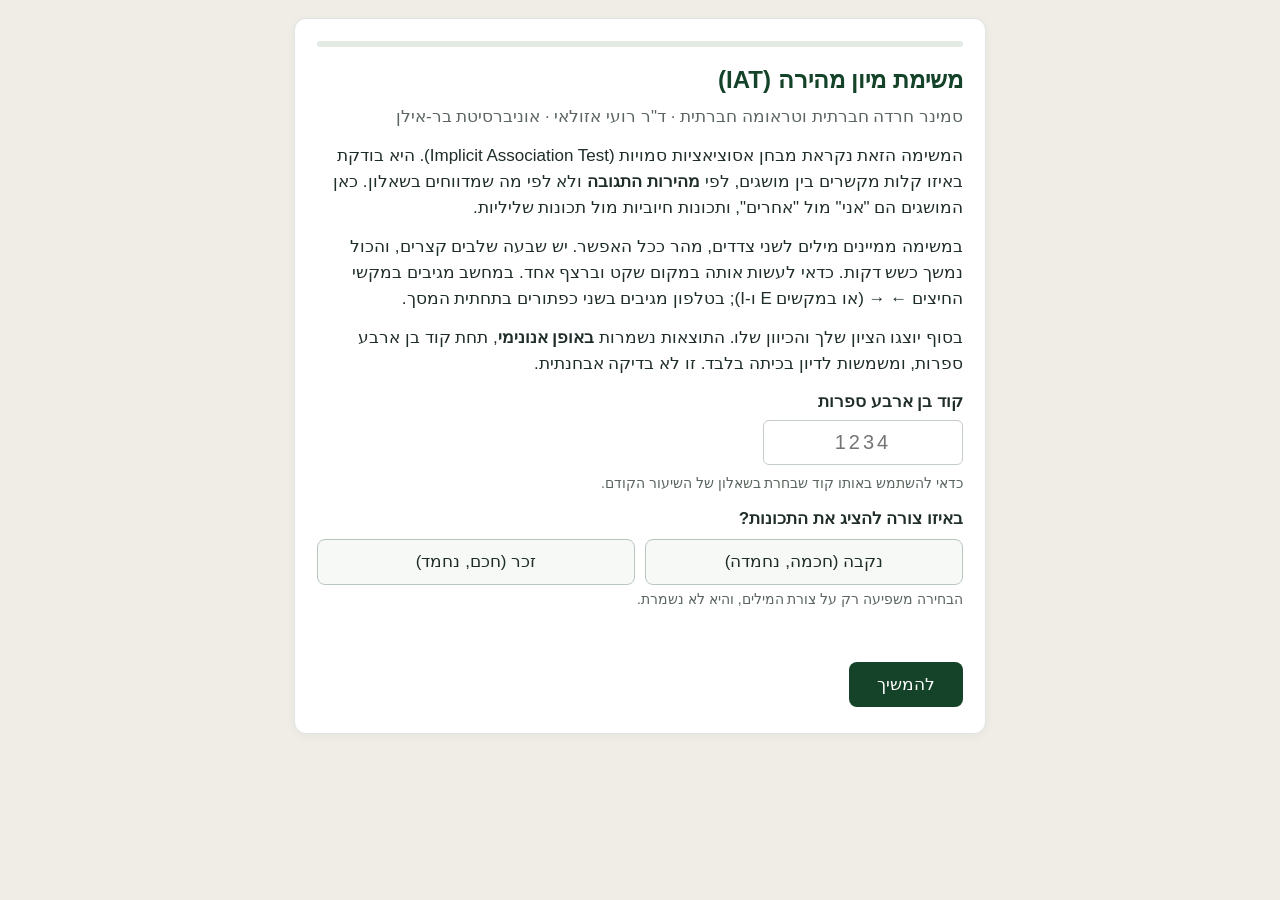
<file: seminar/iat/index.html>
<!DOCTYPE html>
<html lang="he" dir="rtl">
<head>
<meta charset="utf-8">
<meta name="viewport" content="width=device-width, initial-scale=1, maximum-scale=1, user-scalable=no">
<title>משימת מיון מהירה (IAT) · סמינר חרדה חברתית</title>
<link rel="stylesheet" href="../style.css?v=20261125b">
<link rel="stylesheet" href="iat.css?v=20261126a">
</head>
<body>
<div id="app"><div class="screen"><p>טוען…</p></div></div>
<script src="../../save.js?v=20261001v10c"></script>
<script src="../config.js?v=20261125b"></script>
<script src="words.js?v=20261126a"></script>
<script src="app.js?v=20261126a"></script>
</body>
</html>
</file>
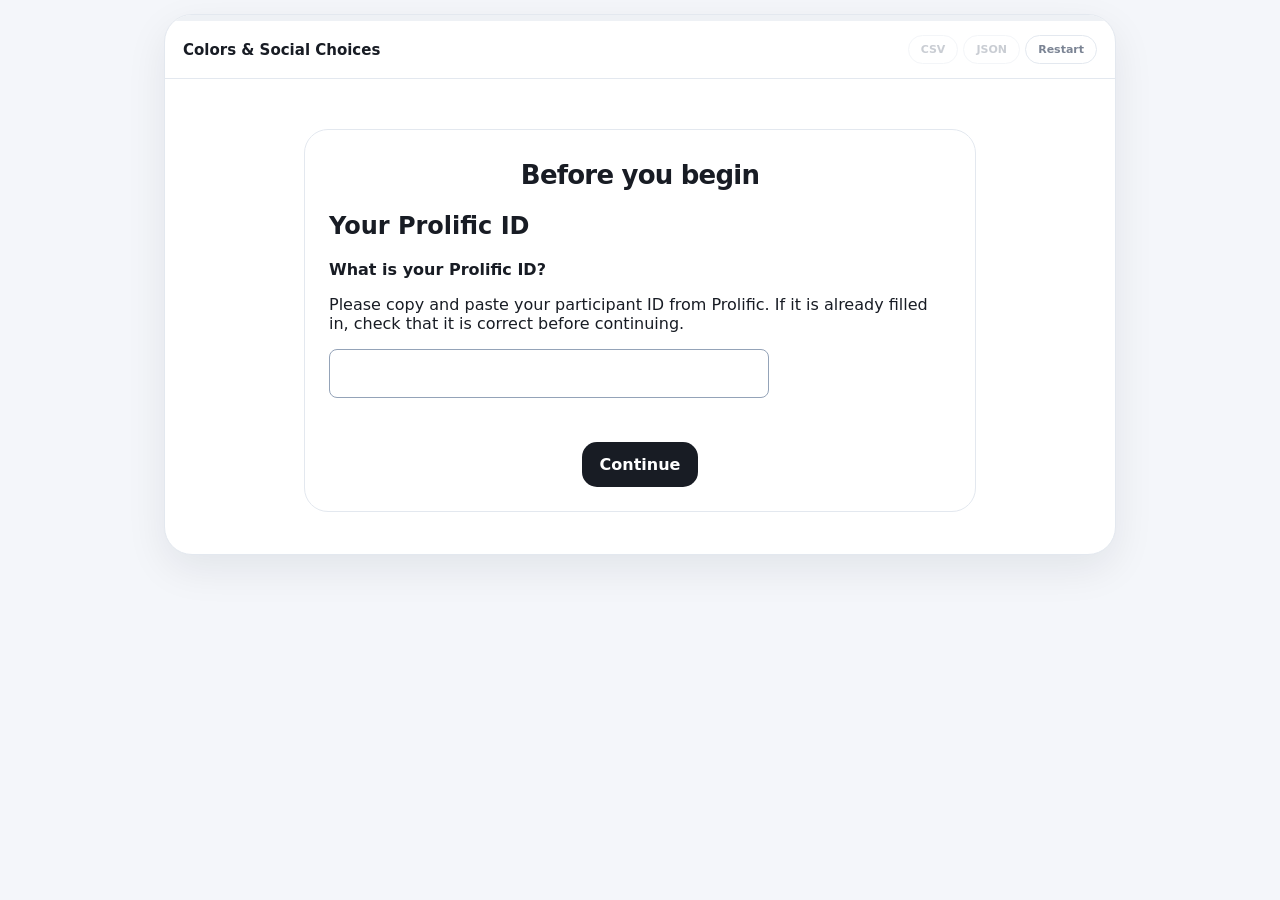
<file: cyberball/ConditionA-StatusIncreased_fix28.html>
<!DOCTYPE html><html lang="en"><head><meta charset="UTF-8"><title>Condition A</title>
<meta http-equiv="refresh" content="0; url=ThrowCatch_fix28.html?cond=A">
<script>location.replace("ThrowCatch_fix28.html?cond=A"+(location.search?"&"+location.search.slice(1):""));</script></head>
<body><p>Opening Condition A (StatusIncreased)… <a href="ThrowCatch_fix28.html?cond=A">click here if nothing happens</a></p></body></html>
</file>
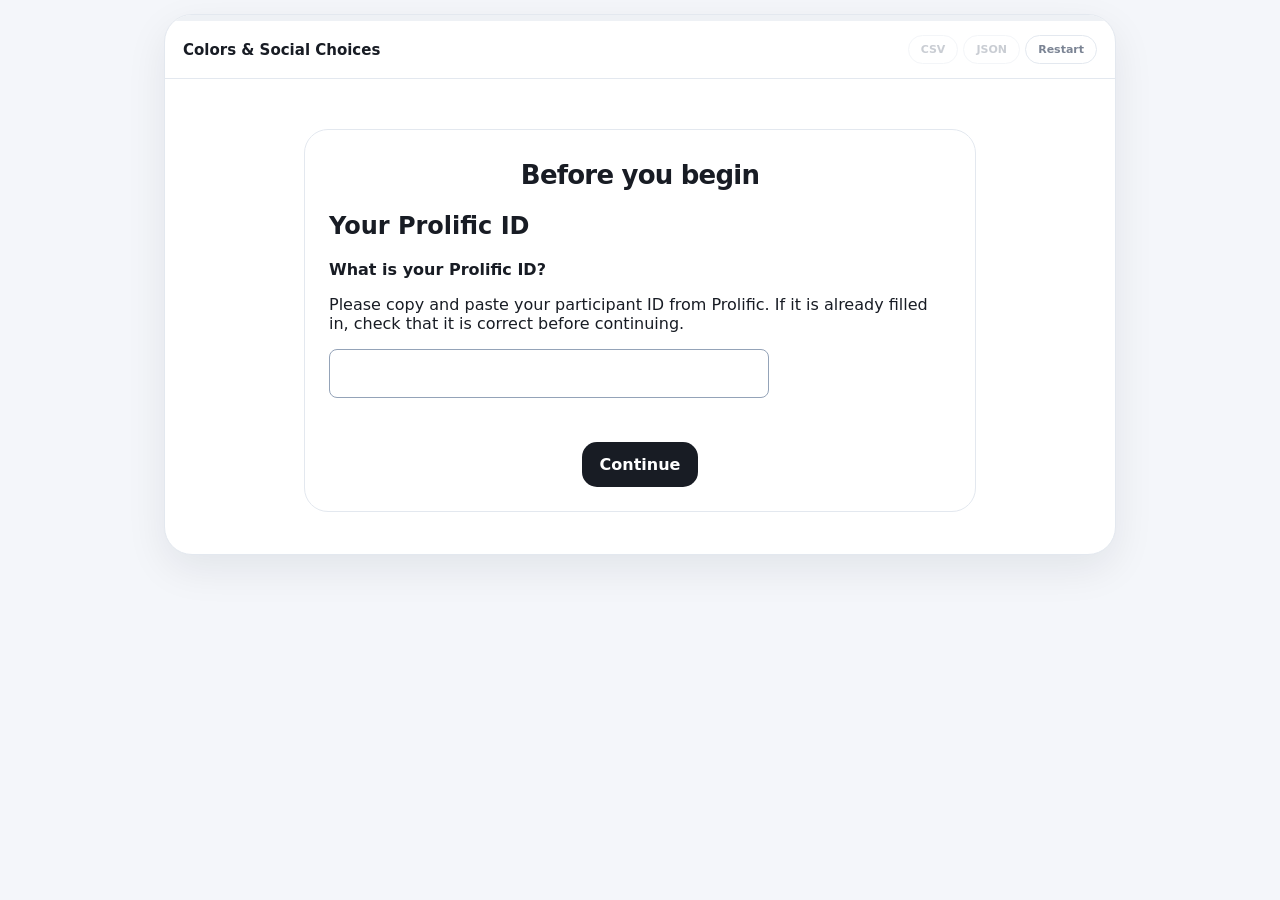
<file: cyberball/ConditionB-AffiliationIncreased_fix28.html>
<!DOCTYPE html><html lang="en"><head><meta charset="UTF-8"><title>Condition B</title>
<meta http-equiv="refresh" content="0; url=ThrowCatch_fix28.html?cond=B">
<script>location.replace("ThrowCatch_fix28.html?cond=B"+(location.search?"&"+location.search.slice(1):""));</script></head>
<body><p>Opening Condition B (AffiliationIncreased)… <a href="ThrowCatch_fix28.html?cond=B">click here if nothing happens</a></p></body></html>
</file>
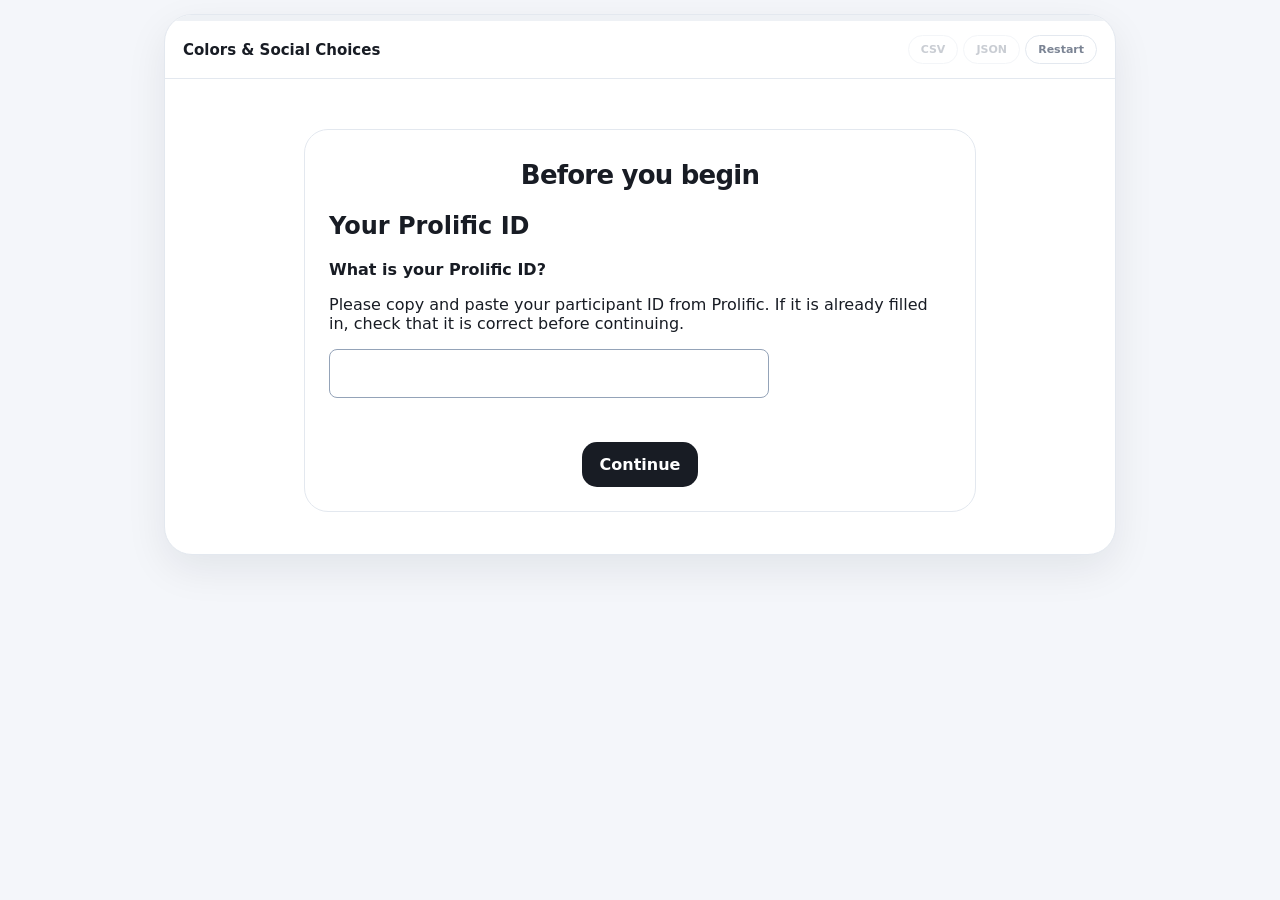
<file: cyberball/ThrowCatch_fix28.html>
<!DOCTYPE html>
<!-- Throw & Catch — fix28 (30.9.2026): FINAL-CHECK build for Roy = fix27 + consent page says "About 30–35 minutes" (Roy, 30.9). fix27: fix26 unchanged (texts of the consent page, the game page and the debrief approved 30.9). fix26: consent page says "questionnaires + group game"; the game is presented after the four questionnaires; connection to the other players only after sentences and avatar; status item "value my opinions and ideas" removed; debrief with a comprehension check that insists the players were not real. fix25: pass limit 10 s; HUD throw counter removed (the left board shows Throws: n of 60); PANAS 40 s and counterbalanced item order; time limits also on the between-games text page, the Game-3 questionnaire intro and the two "Game N" screens; own low success 2 of 9; "Good passer" column; Game-3 connecting page removed. fix24: trait questionnaires split — social anxiety (SPIN), mood (BDI-II), relationships (B-PNI) and fear of positive evaluation (FPES) BEFORE the task; NPI-16, sense of absence (Efrati & Potenza 2026) and LSAS (fear) at the end; participant-facing titles instead of "Questionnaire k of n"; questionnaire pages use the full page width; FPES shows all ten columns 0–9 with anchor labels. fix23: every page between the games has a time limit (countdown at the top; at zero the page moves on with what was answered and the timeout is logged), framed as questions the whole group answers so that the game can continue. fix21: BDI-II laid out like the printed/online form (one titled block per item, statements listed vertically with their score numbers). fix20: the staircase with everyone's desired steps removed from "Everyone's answers" (the table stays; the participant's own staircase choice stays). fix19: practice subtitle removed; the two side boards laid out identically (a pill at the top of each: throws so far / group's successful passes). fix18: ratings of the others and the reveal removed; questionnaires laid out like the lab's Qualtrics matrices; LSAS fear only; shorter texts and larger small text throughout; sad added to the emotions. fix17: larger page subtitles everywhere; shorter sentence-page instructions. fix16: shorter two-screen game presentation, no pills under the players, outcome thumb top-right, no goal line in the HUD, lighter passes section, larger slider labels, second throwing-range choice must be a different player, ring sizes back to fix11, meta-perceptions and BFNE removed, ethnicity and orientation removed, LSAS as per-item cards, a progress bar, Computer and AI as separate options. fix15: new opening order (study → game presentation with an example picture → practice → your presentation: sentences, avatar → what the others chose), 'Choose your avatar' with a prominent note, bigger other avatars, success board back to bars with counts, desired passing rank chosen on the staircase and everyone's choices shown. fix14: the emotion list is Roy's 12 items (upset, strong, guilty, proud, ashamed, active, attentive, afraid, happy, humiliated, angry, lonely). fix13: Roy's corrections on fix11/12 (bot sentences with natural slips, random arena sentence, PANAS anger instead of disgust, reveal only after Game 2, group goal + group counter, questionnaire order, demographics additions, throwing-range change = visual only with a bigger black area). fix12: PANAS + lonely; the avatar figure (CyberStatus avatar.js + avatar_cb.js) placed after the sentences before each game and used as every player's figure in the arena and on the cards. fix11: Roy's 23-point round (both boards in Game 2, staircase for passing rank, goal + counts, big centre outcome, 20-s idle auto-pass, distress face, PANAS+3, meta-perceptions, clearer feedback reveal, 0–100 everywhere, look-back in %, timed sentences from Game 2, representative sentence shown in the arena, no sentence screen before Game 3, participation before Game 1, stronger adjustments, colour reminder, full trait battery + demographics as in CyberStatus). fix10: explicit time on the intro, practice, rules and transition screens (screen_continue rows). fix9: Condition B Game 2 = 45% of the passes to the participant (was 25%). fix8: self-rated passing skill + wish to receive passes (everyone's answers shown), look-back ratings (received / how good, 1–100), explicit timing per page and per turn, visibility log. fix7: three NEW sentences each game (none used before), short entries allowed; the other players' sentences are all new each game (Roy). fix6 = three different sentences; fix5 = the other players' wishes 78–88. Otherwise identical to fix4 (27.9.2026). Base: Dan's CyberCatch (ConditionA/B, 25.9.2026) + fix1 schedules + fix2/fix3 flow.
     One file for both conditions: ?cond=A (status increased) | ?cond=B (affiliation increased); random if absent.
     Test switches: ?fast=1 (short waits), ?debug=1 (window.S = state, condition tag). See README_final_check_2026-09-30.md -->
<html lang="en">
<head>
<meta charset="UTF-8">
<meta name="viewport" content="width=device-width,initial-scale=1">
<title>Colors and Social Choices</title>
<style>
:root{
  --bg:#f4f6fa;--card:#fff;--ink:#181c24;--muted:#7b8494;--line:#e3e8ef;
  --blue:#4285f4;--orange:#ff8b3d;--purple:#8b5cf6;
}
*{box-sizing:border-box}
html,body{margin:0;background:var(--bg);color:var(--ink);font-family:Inter,ui-sans-serif,system-ui,-apple-system,BlinkMacSystemFont,"Segoe UI",sans-serif}
button,textarea{font:inherit}
button{cursor:pointer}
button:disabled{cursor:default;opacity:.4}
.hidden{display:none!important}

.app{max-width:980px;margin:0 auto;padding:14px}
.shell{background:#fff;border:1px solid var(--line);border-radius:28px;overflow:hidden;box-shadow:0 14px 40px rgba(18,24,35,.08)}
.topbar{height:58px;padding:0 18px;display:flex;align-items:center;justify-content:space-between;border-bottom:1px solid var(--line)}
.brand{font-size:15px;font-weight:900}
.small-btn{border:1px solid var(--line);background:#fff;border-radius:999px;padding:7px 12px;font-size:11px;font-weight:800;color:var(--muted)}
.screen{padding:24px}
.centered{max-width:720px;margin:8px auto 18px}
.hero-title{font-size:30px;letter-spacing:-.04em;text-align:center;margin:0 0 6px}
.hero-sub{font-size:16px;color:#3f4754;text-align:center;margin:0 0 24px}
.primary{border:0;background:var(--ink);color:#fff;border-radius:15px;padding:13px 18px;font-weight:900}
.secondary{border:1px solid var(--line);background:#fff;color:var(--ink);border-radius:15px;padding:13px 18px;font-weight:800}
.actions{display:flex;gap:10px;justify-content:center;flex-wrap:wrap;margin-top:18px}

/* setup */
.preview-row{display:flex;justify-content:center;margin:12px 0 20px}
.preview-dot{width:84px;height:84px;border-radius:50%;border:6px solid #fff;box-shadow:0 0 0 1px var(--line),0 14px 26px rgba(0,0,0,.10)}
.preview-label{text-align:center;font-size:22px;font-weight:900;margin-top:12px}
.color-grid{display:grid;grid-template-columns:repeat(6,1fr);gap:12px}
.color-card{border:1px solid var(--line);background:#fff;border-radius:18px;padding:12px;text-align:center}
.color-card.selected{box-shadow:0 0 0 3px rgba(24,28,36,.11);border-color:#bcc6d3;transform:translateY(-1px)}
.swatch{width:54px;height:54px;border-radius:50%;margin:0 auto 10px;border:5px solid #fff;box-shadow:0 0 0 1px #d6dde6}
.cname{font-size:12px;font-weight:850}
.self-field{max-width:560px;margin:22px auto 0}
.self-label{display:block;font-size:14px;font-weight:900;margin-bottom:8px}
.self-field textarea{width:100%;min-height:110px;border:1px solid var(--line);border-radius:16px;padding:13px 14px;resize:vertical;background:#fafbfc;outline:none}
.char-row{display:flex;justify-content:space-between;gap:12px;margin-top:7px;font-size:11px;color:var(--muted)}
.ok{color:#16794d!important;font-weight:850}.bad{color:#a33b3b!important;font-weight:850}

/* exact CuddleBunny sprite assets */
.cb-sprite{display:block;width:106px;height:87px;object-fit:contain;user-select:none;-webkit-user-drag:none}
.cb-sprite.flip{transform:scaleX(-1)}

.cb-training{filter:grayscale(1);opacity:.72}

/* Outline-only coloring for CuddleBunny sprites: keep white fill, color only the edge/halo */
.edge-blue{
  filter:drop-shadow(1px 0 0 var(--blue)) drop-shadow(-1px 0 0 var(--blue)) drop-shadow(0 1px 0 var(--blue)) drop-shadow(0 -1px 0 var(--blue));
}
.edge-orange{
  filter:drop-shadow(1px 0 0 var(--orange)) drop-shadow(-1px 0 0 var(--orange)) drop-shadow(0 1px 0 var(--orange)) drop-shadow(0 -1px 0 var(--orange));
}
.edge-purple{
  filter:drop-shadow(1px 0 0 var(--purple)) drop-shadow(-1px 0 0 var(--purple)) drop-shadow(0 1px 0 var(--purple)) drop-shadow(0 -1px 0 var(--purple));
}
.edge-green{
  filter:drop-shadow(1px 0 0 #16a34a) drop-shadow(-1px 0 0 #16a34a) drop-shadow(0 1px 0 #16a34a) drop-shadow(0 -1px 0 #16a34a);
}
.edge-pink{
  filter:drop-shadow(1px 0 0 #ec4899) drop-shadow(-1px 0 0 #ec4899) drop-shadow(0 1px 0 #ec4899) drop-shadow(0 -1px 0 #ec4899);
}
.edge-teal{
  filter:drop-shadow(1px 0 0 #14b8a6) drop-shadow(-1px 0 0 #14b8a6) drop-shadow(0 1px 0 #14b8a6) drop-shadow(0 -1px 0 #14b8a6);
}
.edge-yellow{
  filter:drop-shadow(1px 0 0 #eab308) drop-shadow(-1px 0 0 #eab308) drop-shadow(0 1px 0 #eab308) drop-shadow(0 -1px 0 #eab308);
}
.edge-red{
  filter:drop-shadow(1px 0 0 #ef4444) drop-shadow(-1px 0 0 #ef4444) drop-shadow(0 1px 0 #ef4444) drop-shadow(0 -1px 0 #ef4444);
}
.edge-brown{
  filter:drop-shadow(1px 0 0 #8b5e34) drop-shadow(-1px 0 0 #8b5e34) drop-shadow(0 1px 0 #8b5e34) drop-shadow(0 -1px 0 #8b5e34);
}

.demo-sprite{width:106px;height:87px;margin:0 auto 10px;object-fit:contain}
.sprite-wrap{width:118px;height:100px;display:grid;place-items:center;margin:0 auto;position:relative}

/* practice */
.practice-box{max-width:580px;margin:18px auto 0;border:1px solid var(--line);border-radius:24px;background:#fff;padding:22px;text-align:center}
.practice-stage{position:relative;height:300px;margin-top:10px}
.practice-target{position:absolute;left:50%;top:50%;transform:translate(-50%,-50%);width:170px;text-align:center}
.practice-avatar-shell{width:132px;height:132px;margin:0 auto;position:relative;display:grid;place-items:center}
.practice-btn{position:absolute;inset:0;border:0;background:transparent;border-radius:50%;touch-action:none}
.practice-ring,.practice-target-ring{position:absolute;width:146px;height:146px;left:50%;top:-7px;right:auto;bottom:auto;transform:translateX(-50%);border-radius:50%;aspect-ratio:1/1;pointer-events:none}
.practice-ring{background:conic-gradient(#171a21 calc(var(--p,0)*1turn),rgba(23,26,33,.10) 0);-webkit-mask:radial-gradient(farthest-side,transparent calc(100% - 5px),#000 calc(100% - 4px));mask:radial-gradient(farthest-side,transparent calc(100% - 5px),#000 calc(100% - 4px));opacity:0}
.practice-target-ring{background:conic-gradient(transparent 0 var(--ts,.626turn),#28a85d var(--ts,.626turn) var(--te,.695turn),transparent var(--te,.695turn) 1turn);-webkit-mask:radial-gradient(farthest-side,transparent calc(100% - 5px),#000 calc(100% - 4px));mask:radial-gradient(farthest-side,transparent calc(100% - 5px),#000 calc(100% - 4px))}
.practice-target.holding .practice-ring{opacity:1}
.practice-feedback{min-height:24px;font-size:13px;font-weight:900;margin-top:8px}
.practice-feedback.success{color:#19703f}.practice-feedback.failure{color:#a52d2d}
.practice-progress{font-size:12px;font-weight:900}
.practice-note{font-size:15px;color:#3f4754;line-height:1.5}

/* meet */
.meet-grid{display:grid;grid-template-columns:repeat(3,1fr);gap:16px;margin-top:20px}
.meet-card{border:1px solid var(--line);border-radius:22px;padding:20px 16px;text-align:center;background:#fff}
.meet-name{font-size:16px;font-weight:900;margin:8px 0}
.meet-description{font-size:12px;line-height:1.55;color:var(--muted)}

/* rules */
.rule-box{max-width:640px;margin:18px auto 0;border:1px solid var(--line);border-radius:24px;padding:22px;background:#fff}
.rule-line{display:grid;grid-template-columns:40px 1fr;align-items:start;gap:14px;font-size:18px;line-height:1.55}
.rule-line+.rule-line{margin-top:18px;padding-top:18px;border-top:1px solid var(--line)}
.rule-number{width:38px;height:38px;border-radius:50%;background:#f1f3f6;display:grid;place-items:center;font-size:14px;font-weight:900}

/* game */
.hud{height:76px;display:grid;grid-template-columns:1fr auto 1fr;align-items:center;padding:0 18px;border-bottom:1px solid var(--line)}
.hud-left{justify-self:start}.hud-right{justify-self:end}
.game-title{font-size:14px;font-weight:900}.tiny{font-size:11px;color:var(--muted);margin-top:3px}
.counter-pill{font-size:11px;font-weight:900;border-radius:999px;background:#f1f3f6;padding:7px 10px}
.dots{display:flex;gap:4px;justify-content:center;max-width:270px;flex-wrap:wrap}.dot{width:6px;height:6px;border-radius:50%;background:#e0e4ea}.dot.done{background:var(--ink)}
.arena{position:relative;height:650px;background:radial-gradient(circle at 50% 50%,rgba(24,28,36,.03),transparent 40%),#fff;overflow:hidden}
.player-wrap{position:absolute;width:154px;text-align:center;z-index:5}
.sprite-shell{width:128px;height:128px;margin:0 auto;position:relative;display:grid;place-items:center}
.target-btn{position:absolute;inset:0;border:0;background:transparent;border-radius:50%;padding:0;touch-action:none}
.player-name{font-size:13px;font-weight:900;margin-top:5px}
.player-stats{display:flex;justify-content:center;gap:7px;flex-wrap:wrap;margin-top:7px;color:var(--muted);font-weight:900}
.player-stats span{
  min-width:66px;
  background:#f4f6f8;
  border:1px solid var(--line);
  border-radius:12px;
  padding:7px 8px 6px;
  white-space:nowrap;
  font-size:14px;
  line-height:1;
  letter-spacing:-.02em;
}
.player-stats span::first-line{font-size:14px}
.me-tag{display:block;font-size:10px;color:var(--muted);font-weight:800;margin-top:1px}

.pos-blue{left:50%;top:6%;transform:translateX(-50%)}
.pos-orange{right:5%;top:50%;transform:translateY(-50%)}
.pos-purple{left:5%;top:50%;transform:translateY(-50%)}
.pos-you{left:50%;bottom:5%;transform:translateX(-50%)}

.hold-ring{position:absolute;width:142px;height:142px;left:50%;top:-7px;right:auto;bottom:auto;transform:translateX(-50%);border-radius:50%;aspect-ratio:1/1;background:conic-gradient(#171a21 calc(var(--p,0)*1turn),rgba(23,26,33,.10) 0);-webkit-mask:radial-gradient(farthest-side,transparent calc(100% - 5px),#000 calc(100% - 4px));mask:radial-gradient(farthest-side,transparent calc(100% - 5px),#000 calc(100% - 4px));opacity:0;pointer-events:none}
.player-wrap.holding .hold-ring{opacity:1}
.holder-indicator{position:absolute;inset:-4px;border:2px solid transparent;border-radius:22px;pointer-events:none}
.player-wrap.holder .holder-indicator{border-color:transparent}

.ball-img{position:absolute;width:27px;height:27px;object-fit:contain;left:0;top:0;z-index:9;transform:translate(-50%,-50%);transition:left .50s linear,top .50s linear}
.center-message{position:absolute;left:50%;top:50%;transform:translate(-50%,-50%);width:240px;text-align:center;z-index:2}
.center-title{font-size:17px;font-weight:900}.center-sub{font-size:13px;color:#3f4754;margin-top:5px}
.fail-mark{position:absolute;left:50%;top:63%;transform:translate(-50%,-50%);width:72px;height:72px;border-radius:50%;border:2px dashed #9aa3b2;display:grid;place-items:center;color:#7b8494;font-size:11px;font-weight:850;opacity:0;z-index:3}
.fail-mark.show{opacity:1}
.toast{position:absolute;left:50%;top:18px;transform:translateX(-50%);background:#fff;color:var(--ink);border:1px solid var(--line);border-radius:999px;padding:8px 12px;font-size:11px;font-weight:900;z-index:20;box-shadow:0 8px 18px rgba(17,24,39,.08)}
.toast.success{background:#eaf8ef;color:#17633a;border-color:#b9e4c8}.toast.failure{background:#fdecec;color:#9f2626;border-color:#f3bcbc}
.complete{max-width:520px;margin:80px auto;text-align:center}


.game-layout{
  display:grid;
  grid-template-columns:160px minmax(0,1fr) 160px;
  align-items:stretch;
  background:#fff;
}
.rank-panel{
  padding:18px 10px;
  border-top:0;
  background:#fbfcfd;
  display:flex;
  flex-direction:column;
  min-width:0;
}
.rank-panel.left{border-right:1px solid var(--line)}
.rank-panel.right{border-left:1px solid var(--line)}
.narrow-note{margin:0 0 8px;padding:8px 12px;border-radius:10px;background:#fff4d6;border:1px solid #e8c56a;font-weight:800;font-size:13px;text-align:center}
.rank-title{
  font-size:13px;
  font-weight:950;
  text-align:center;
  letter-spacing:-.02em;
  margin:2px 0 4px;
}
.rank-sub{
  font-size:9px;
  line-height:1.3;
  color:var(--muted);
  text-align:center;
  margin-bottom:16px;
}
.rank-list{
  display:flex;
  flex-direction:column;
  gap:13px;
}
.rank-row{
  display:grid;
  grid-template-columns:minmax(0,1fr) auto auto;
  gap:5px 7px;
  align-items:center;
  transition:order .25s ease;
}
.rank-row.me .rank-name,
.rank-row.me .rank-value{
  font-weight:1000;
  color:var(--ink);
}
.rank-name{
  font-size:11px;
  font-weight:800;
  overflow:hidden;
  text-overflow:ellipsis;
  white-space:nowrap;
}
.rank-value{
  font-size:11px;
  font-weight:900;
  color:var(--muted);
}
.rank-track{
  grid-column:1 / 3;
  height:10px;
  background:#e9edf2;
  border-radius:999px;
  overflow:hidden;
}
.rank-fill{
  width:0%;
  height:100%;
  border-radius:inherit;
  transition:width .55s cubic-bezier(.2,.8,.2,1);
}
.rank-row[data-player="blue"] .rank-fill{background:var(--blue)}
.rank-row[data-player="orange"] .rank-fill{background:var(--orange)}
.rank-row[data-player="purple"] .rank-fill{background:var(--purple)}
.rank-row[data-player="you"] .rank-fill{background:var(--you-color,#16a34a)}
.rank-row.me .rank-track{
  outline:2px solid rgba(24,28,36,.18);
  outline-offset:1px;
}

@media(max-width:820px){
  .color-grid{grid-template-columns:repeat(3,1fr)}
  .meet-grid{grid-template-columns:1fr}
  .game-layout{grid-template-columns:1fr 1fr}
  .rank-panel{grid-row:1;border:0;border-bottom:1px solid var(--line);padding:12px 10px}
  .rank-panel.left{grid-column:1;border-right:1px solid var(--line)}
  .rank-panel.right{grid-column:2}
  #arena{grid-column:1/-1;grid-row:2}
}
@media(max-width:720px){
  .app{padding:8px}.screen{padding:16px}.arena{height:650px}.player-wrap{width:126px}
  .pos-blue{top:5%}.pos-orange{right:1%}.pos-purple{left:1%}.pos-you{bottom:4%}
  .rule-line{font-size:16px}.center-message{width:150px}
}


/* v34 additions */
.intro-card,.measure-card,.transition-card{max-width:680px;margin:18px auto 0;border:1px solid var(--line);border-radius:24px;background:#fff;padding:24px}
.intro-card p,.transition-card p{font-size:15px;line-height:1.65;color:#3f4754}
.zone-legend{display:grid;grid-template-columns:repeat(3,1fr);gap:10px;margin:18px 0}
.zone-pill{border:1px solid var(--line);border-radius:16px;padding:12px;text-align:center;font-size:14px;font-weight:900}
.zone-dot{width:12px;height:12px;border-radius:50%;display:inline-block;margin-right:7px;vertical-align:-1px}
.zone-green{background:#22c55e}.zone-orange{background:#f59e0b}.zone-red{background:#ef4444}
.practice-target-ring{background:conic-gradient(#ef4444 0 .58turn,#f59e0b .58turn .63turn,#22c55e .63turn .68turn,#f59e0b .68turn .73turn,#ef4444 .73turn 1turn)!important}
.practice-zone-caption{font-size:14px;color:#3f4754;line-height:1.5;margin-top:10px}
.measure-kicker{text-align:center;font-size:12px;font-weight:950;letter-spacing:.08em;text-transform:uppercase;color:var(--muted);margin-bottom:6px}
.measure-title{text-align:center;font-size:26px;letter-spacing:-.03em;margin:0 0 7px}
.measure-sub{text-align:center;color:#3f4754;font-size:16px;line-height:1.6;margin:0 0 22px}
.slider-row{margin:18px 0 22px}
.slider-label{display:flex;justify-content:space-between;gap:16px;align-items:flex-end;font-weight:900;font-size:16px;margin-bottom:8px}
.slider-value{font-variant-numeric:tabular-nums;color:#3f4754;font-size:14px;min-width:44px;text-align:right}
.slider-row input[type=range]{width:100%;accent-color:#222}
.slider-ends{display:flex;justify-content:space-between;color:#3f4754;font-size:14px;font-weight:800;margin-top:6px}
.player-mini{display:flex;flex-direction:column;align-items:center;justify-content:center;gap:6px;margin:6px 0 18px;text-align:center}
.player-mini img{width:92px;height:76px;object-fit:contain}
.player-mini .who{font-size:18px;font-weight:950}
.mini-description{max-width:460px;font-size:12px;line-height:1.55;color:var(--muted);margin-top:3px}
.choice-stack{display:grid;grid-template-columns:1fr 1fr;gap:12px;max-width:660px;margin:18px auto 0}
.choice-btn{border:1px solid var(--line);background:#fff;border-radius:16px;padding:16px 18px;font-weight:900;text-align:center;min-height:76px}
.choice-btn:hover{border-color:#aeb8c5;background:#fafbfc}
.adjust-grid{display:grid;gap:18px}
.adjust-card{border:1px solid var(--line);border-radius:18px;padding:16px}
.adjust-head{display:flex;align-items:center;justify-content:space-between;gap:12px;margin-bottom:10px}
.adjust-name{font-weight:950}
.adjust-readout{font-size:12px;color:var(--muted);font-weight:900}
.adjust-card input[type=range]{width:100%;accent-color:#222}
.heart-pop{position:absolute;left:50%;bottom:18%;transform:translateX(-50%) scale(.6);font-size:42px;z-index:30;opacity:0;pointer-events:none}
.heart-pop.show{animation:heartPop .85s ease-out forwards}
@keyframes heartPop{0%{opacity:0;transform:translateX(-50%) scale(.5)}25%{opacity:1;transform:translateX(-50%) scale(1.15)}70%{opacity:1;transform:translateX(-50%) translateY(-24px) scale(1)}100%{opacity:0;transform:translateX(-50%) translateY(-42px) scale(.85)}}
.hidden-panel{visibility:hidden!important;pointer-events:none!important}
.round-banner{font-size:11px;font-weight:950;color:var(--muted);text-transform:uppercase;letter-spacing:.06em}
.complete-data{font-size:12px;color:var(--muted);line-height:1.5}
@media(max-width:620px){.zone-legend{grid-template-columns:1fr}.intro-card,.measure-card,.transition-card{padding:18px}.measure-title{font-size:23px}}
/* visual adjustment tasks */
.success-adjust-visual{display:grid;place-items:center;margin:10px 0 20px}
.adjust-ring-shell{position:relative;width:190px;height:190px;display:grid;place-items:center}
.adjust-success-ring{position:absolute;width:174px;height:174px;border-radius:50%;background:conic-gradient(#ef4444 0 58%,#f59e0b 58% 63%,#22c55e 63% 68%,#f59e0b 68% 73%,#ef4444 73% 100%);-webkit-mask:radial-gradient(farthest-side,transparent calc(100% - 9px),#000 calc(100% - 8px));mask:radial-gradient(farthest-side,transparent calc(100% - 9px),#000 calc(100% - 8px));transition:background .08s linear}
.adjust-ring-shell img{width:112px;height:92px;object-fit:contain}
.adjust-readout.big{font-size:14px;color:var(--ink);margin-top:8px}
.distance-stage{position:relative;height:210px;margin:8px auto 20px;max-width:620px;border:1px solid var(--line);border-radius:22px;background:#fafbfc;overflow:hidden}
.distance-avatar{position:absolute;top:52%;transform:translate(-50%,-50%);text-align:center;z-index:2;transition:left .06s linear}
.distance-avatar.me{left:18%}
.distance-avatar.other{left:72%}
.distance-avatar img{width:100px;height:82px;object-fit:contain}
.distance-avatar .distance-name{font-size:12px;font-weight:950;margin-top:2px}
.distance-line{position:absolute;left:18%;top:52%;height:0;border-top:2px dashed #c3cad4;z-index:1;transition:width .06s linear}
.distance-readout{text-align:center;font-size:12px;font-weight:900;color:var(--muted);margin-top:-6px;margin-bottom:12px}
.outcome-pop{position:absolute;left:50%;top:67%;transform:translate(-50%,-50%) scale(.55);font-size:46px;z-index:31;opacity:0;pointer-events:none;filter:drop-shadow(0 5px 10px rgba(0,0,0,.12))}
.outcome-pop.show{animation:outcomePop .8s ease-out forwards}
@keyframes outcomePop{0%{opacity:0;transform:translate(-50%,-50%) scale(.5)}22%{opacity:1;transform:translate(-50%,-50%) scale(1.18)}70%{opacity:1;transform:translate(-50%,-62%) scale(1)}100%{opacity:0;transform:translate(-50%,-78%) scale(.9)}}
@media(max-width:620px){.choice-stack{grid-template-columns:1fr}.distance-stage{height:190px}.distance-avatar img{width:82px;height:68px}}



/* ===== fix2 additions (27.9.2026) ===== */
.page-card{max-width:760px;margin:18px auto 0;border:1px solid var(--line);border-radius:24px;background:#fff;padding:24px}
.page-card p{font-size:16px;line-height:1.65;color:#3f4754}
.page-card p.small{font-size:14px;color:#3f4754}
.page-err{color:#a33b3b;font-weight:850;font-size:13px;min-height:18px;text-align:center;margin-top:8px}
.text-input{width:100%;border:1px solid var(--line);border-radius:14px;padding:12px 14px;background:#fafbfc;outline:none;font-size:15px}
.iam-grid{display:grid;gap:10px;margin-top:14px}
.iam-row{display:grid;grid-template-columns:auto 1fr;gap:10px;align-items:center}
.iam-row .lbl{font-weight:900;font-size:14px;white-space:nowrap}
.sent-list{display:grid;gap:10px;margin-top:14px}
.sent-row{display:grid;grid-template-columns:auto auto 1fr;gap:10px;align-items:center;border:1px solid var(--line);border-radius:14px;padding:10px 12px;background:#fff}
.sent-row.sel{border-color:#16a34a;box-shadow:0 0 0 2px rgba(22,163,74,.15)}
.sent-row input[type=checkbox]{width:20px;height:20px;accent-color:#16a34a}
.sent-row .lbl{font-weight:900;font-size:14px;white-space:nowrap;color:var(--muted)}
.sent-row input[type=text]{border:0;background:transparent;font-size:15px;width:100%;outline:none}
.sent-row input[type=text]:focus{background:#fafbfc}
.sent-row .static{font-size:15px}
.sel-count{font-size:14px;font-weight:900;color:#3f4754;margin-top:10px;text-align:center}
.mx{width:100%;border-collapse:collapse;margin-top:6px}
.mx th{font-size:11px;font-weight:900;color:var(--muted);padding:6px 4px;text-align:center;line-height:1.25;vertical-align:bottom}
.mx td{padding:9px 4px;border-top:1px solid var(--line);font-size:14px}
.mx td:first-child{font-weight:800;padding-right:8px}
.mx td.c{text-align:center}
.mx input[type=radio]{width:19px;height:19px;accent-color:#181c24}
.mx tr.miss td{background:#fff7f7}
.cards4{display:grid;grid-template-columns:repeat(4,1fr);gap:12px;margin-top:14px}
.cards3{display:grid;grid-template-columns:repeat(3,1fr);gap:12px;margin-top:14px}
.pcard{border:1px solid var(--line);border-radius:18px;padding:14px 10px;text-align:center;background:#fff;cursor:pointer;user-select:none}
.pcard img{width:84px;height:70px;object-fit:contain;display:block;margin:0 auto 6px}
.pcard .who{font-weight:950;font-size:15px}
.pcard .sub{font-size:11px;color:var(--muted);margin-top:3px;line-height:1.4}
.pcard.sel{border-color:#181c24;box-shadow:0 0 0 2px rgba(24,28,36,.18)}
.pcard.none{grid-column:1 / -1;padding:12px}
.pcard.dis{opacity:.45;cursor:default}
.meet-sent{font-size:14px;line-height:1.55;color:#3f4754;text-align:left;margin-top:8px}
.meet-sent div{padding:3px 0;border-top:1px dashed var(--line)}
.meet-sent div:first-child{border-top:0}
.conn-legend{text-align:center;font-size:11px;color:var(--muted);margin-top:6px}
.conn-summary{font-size:15px;line-height:1.7;margin-top:12px;text-align:center}
.spin{width:38px;height:38px;border:4px solid #e3e8ef;border-top-color:#181c24;border-radius:50%;margin:22px auto;animation:spin 1s linear infinite}
@keyframes spin{to{transform:rotate(360deg)}}
.wait-text{text-align:center;font-weight:900;font-size:15px}
.reveal{margin-top:18px;border:1px solid var(--line);border-radius:18px;padding:18px;background:#fafbfc;text-align:center}
.reveal .big{font-size:30px;font-weight:950;letter-spacing:-.03em}
.reveal .words{font-size:15px;font-weight:900;margin-top:4px}
.reveal .bar{height:12px;background:#e9edf2;border-radius:999px;overflow:hidden;max-width:320px;margin:12px auto 0}
.reveal .bar div{height:100%;border-radius:inherit;background:#16a34a}
.boost-block{border:1px solid var(--line);border-radius:18px;padding:16px;margin-top:14px}
.boost-title{font-weight:950;margin-bottom:6px}
.boost-row{display:grid;grid-template-columns:auto 1fr;gap:10px;align-items:center;margin-top:10px}
.boost-row .lbl{font-size:12px;font-weight:900;color:var(--muted);white-space:nowrap;min-width:52px}
.opt-row{display:flex;gap:8px;flex-wrap:wrap}
.opt{border:1px solid var(--line);border-radius:999px;padding:9px 14px;font-weight:900;font-size:13px;cursor:pointer;background:#fff;user-select:none}
.opt.sel{background:#181c24;color:#fff;border-color:#181c24}
.opt .hint{display:block;font-size:10px;font-weight:700;opacity:.75}
select.sel-input{border:1px solid var(--line);border-radius:12px;padding:9px 12px;background:#fff;font-size:14px}
.aw-row{display:grid;grid-template-columns:1fr auto;gap:12px;align-items:center;padding:10px 0;border-top:1px solid var(--line)}
.aw-row:first-child{border-top:0}
.db-opt{display:block;padding:9px 12px;border:1px solid var(--line);border-radius:12px;margin:6px 0;cursor:pointer;font-weight:700;font-size:15px}.db-opt input{margin-right:8px}
.db-again{background:#fff3f3;border:1px solid #f0b4b4;border-radius:12px;padding:10px 12px;margin:10px 0;color:#7a1f1f;font-size:15px;line-height:1.5}
.db-ack{display:block;margin-top:12px;font-weight:800;font-size:15px;line-height:1.5}.db-ack input{margin-right:8px}
.cond-tag{font-size:10px;color:#c5ccd6;text-align:right;padding:0 18px 6px}
@media(max-width:720px){.cards4{grid-template-columns:repeat(2,1fr)}.cards3{grid-template-columns:1fr}.mx th{font-size:9px}.mx td{font-size:12px}}
/* ===== fix4: grayscale timing ring, own-color progress rings, ranking tables, wish bars ===== */
.zone-green{background:#181c24}.zone-orange{background:#8a94a6}.zone-red{background:#d9dee6;border:1px solid #b8c0cc}
.practice-target-ring{background:conic-gradient(#d9dee6 0 .58turn,#8a94a6 .58turn .63turn,#181c24 .63turn .68turn,#8a94a6 .68turn .73turn,#d9dee6 .73turn 1turn)!important}
.practice-ring{background:conic-gradient(var(--you-color,#171a21) calc(var(--p,0)*1turn),rgba(23,26,33,.10) 0)}
.hold-ring{background:conic-gradient(var(--you-color,#171a21) calc(var(--p,0)*1turn),rgba(23,26,33,.10) 0)}
.adjust-success-ring{background:conic-gradient(#d9dee6 0 58%,#8a94a6 58% 63%,#181c24 63% 68%,#8a94a6 68% 73%,#d9dee6 73% 100%)}
.meet-grid.four{grid-template-columns:repeat(4,1fr)}
.rank-grid{display:grid;grid-template-columns:1fr 1fr;gap:12px}
.rank-box{border:1px solid var(--line);border-radius:18px;padding:14px;background:#fff}
.rank-box-title{font-weight:950;font-size:14px}.rank-box-sub{font-size:11px;color:var(--muted);margin-bottom:8px}
table.rk{width:100%;border-collapse:collapse}table.rk td{padding:6px 4px;border-top:1px solid var(--line);font-size:14px;font-weight:800}table.rk tr.me td{background:#f4f6f8}table.rk td:last-child{text-align:right}
.wish-row{display:grid;grid-template-columns:170px 1fr 40px;gap:10px;align-items:center;padding:6px 0}
.ans-block{padding:10px 0;border-top:1px solid var(--line)}.ans-block:first-child{border-top:0}.ans-name{font-weight:950;font-size:15px;margin-bottom:2px}
.wish-name{font-weight:950;font-size:14px}.wish-track{height:12px;background:#e9edf2;border-radius:999px;overflow:hidden}.wish-fill{height:100%;border-radius:inherit}.wish-val{font-weight:900;font-size:13px;text-align:right;color:var(--muted)}
@media(max-width:820px){.meet-grid.four{grid-template-columns:1fr 1fr}}
@media(max-width:620px){.meet-grid.four{grid-template-columns:1fr}.rank-grid{grid-template-columns:1fr}}
/* ===== fix12: vector figures ===== */
.fig{display:block;margin:0 auto}.fig svg{width:100%;height:100%;display:block}
.sprite-shell .fig{width:128px;height:128px}
.practice-avatar-shell .fig{width:118px;height:118px}
.ball-img svg{width:27px;height:27px;display:block}
.avf-wrap .avf{margin:10px auto 4px}
.avf-wrap h2{display:none}
.avf-wrap p{font-size:14px;line-height:1.55;color:#3f4754}
/* ===== fix11 ===== */
.stairsvg{width:100%;height:auto;display:block;max-width:420px;margin:0 auto}
.step.clickable{cursor:pointer}.step.clickable:hover rect.front{filter:brightness(1.12)}.step.sel rect.front{stroke:#1a6fbf;stroke-width:3}
.big-note{font-size:15px;padding:12px 16px}
.example-arena{display:grid;grid-template-columns:96px 1fr 96px;gap:8px;align-items:stretch;margin:12px 0 4px}
.ex-board{background:#fbfcfd;border:1px solid var(--line);border-radius:14px;padding:8px 6px;font-size:9px}
.ex-board-title{font-weight:950;font-size:10px;text-align:center;margin-bottom:6px}
.ex-group{text-align:center;font-weight:900;background:#eaf8ef;color:#17633a;border:1px solid #b9e4c8;border-radius:999px;padding:2px 4px;margin-bottom:6px}
.ex-row{display:grid;grid-template-columns:1fr;gap:2px;margin:4px 0;font-weight:800}
.ex-bar{display:block;height:6px;background:#e9edf2;border-radius:999px;overflow:hidden}.ex-bar i{display:block;height:100%;background:#8a94a6;border-radius:inherit}
.ex-arena{position:relative;height:300px;background:radial-gradient(circle at 50% 50%,rgba(24,28,36,.04),transparent 40%),#fff;border:1px solid var(--line);border-radius:14px;overflow:hidden}
.ex-player{position:absolute;width:90px;text-align:center}
.ex-fig{width:70px;height:70px;margin:0 auto}.ex-fig svg{width:100%;height:100%;display:block}
.ex-name{font-size:11px;font-weight:900}
.ex-player.pos-blue{left:50%;top:4%;transform:translateX(-50%)}.ex-player.pos-orange{right:3%;top:50%;transform:translateY(-50%)}.ex-player.pos-purple{left:3%;top:50%;transform:translateY(-50%)}.ex-player.pos-you{left:50%;bottom:4%;transform:translateX(-50%)}
.example-caption{font-size:14px;color:#3f4754;line-height:1.5;margin:4px 0 12px}
@media(max-width:620px){.example-arena{grid-template-columns:1fr}.ex-board{display:none}}
.rank-count{font-size:10px;color:var(--muted);font-weight:800}
.board-pill{text-align:center;font-size:13px;font-weight:950;background:#f1f3f6;color:#181c24;border:1px solid var(--line);border-radius:999px;padding:6px 8px;margin:0 0 10px}
.player-sent{font-size:11px;line-height:1.3;color:#3f4754;font-style:italic;margin-top:4px;min-height:14px;max-width:154px;margin-left:auto;margin-right:auto}
.outcome-big{position:absolute;right:14px;top:12px;z-index:40;text-align:center;pointer-events:none;opacity:0;transition:opacity .12s}
.outcome-big.show{opacity:1}
.outcome-big .thumb{font-size:44px;line-height:1;filter:drop-shadow(0 6px 12px rgba(0,0,0,.18))}
.outcome-big .txt{margin-top:4px;font-size:14px;font-weight:950;padding:5px 12px;border-radius:999px;background:#fff;border:1px solid var(--line);box-shadow:0 8px 18px rgba(17,24,39,.10)}
.outcome-big.ok .txt{color:#17633a;background:#eaf8ef;border-color:#b9e4c8}
.outcome-big.bad .txt{color:#9f2626;background:#fdecec;border-color:#f3bcbc}
.warn-banner{position:absolute;left:50%;top:70px;transform:translateX(-50%);z-index:45;background:#fff7e6;border:2px solid #f0b429;color:#7a4b00;border-radius:16px;padding:12px 18px;font-weight:900;font-size:14px;max-width:420px;text-align:center;box-shadow:0 10px 24px rgba(0,0,0,.12)}
.hud-goal{font-size:11px;color:var(--muted);margin-top:3px;font-weight:800}
.timer-pill{display:inline-block;background:#eef5fc;color:#1a4f7f;border:1px solid #c9dcf0;border-radius:999px;padding:4px 12px;font-size:14px;font-weight:900;font-variant-numeric:tabular-nums;margin-bottom:8px}
.timer-pill.warn{background:#fff3cd;border-color:#f1d27a;color:#7a5a00}
.emoji-face{font-size:64px;text-align:center;margin:6px 0 2px;line-height:1}
.reveal-cards{display:grid;grid-template-columns:1fr 1fr;gap:14px;margin-top:14px}
.reveal-card{border:2px solid var(--line);border-radius:20px;padding:18px 14px;text-align:center;background:#fff;cursor:pointer;min-height:170px;display:flex;flex-direction:column;justify-content:center;gap:8px}
.reveal-card:hover{border-color:#aeb8c5;background:#fafbfc}
.reveal-card .q{font-weight:900;font-size:14px}
.reveal-card .qm{font-size:54px;font-weight:950;color:#8a94a6;line-height:1}
.reveal-card .hint{font-size:11px;color:var(--muted);font-weight:800}
.reveal-card.revealed{border-color:#16a34a;cursor:default}
.reveal-card.locked{opacity:.55;cursor:default}
.reveal-card .big{font-size:30px;font-weight:950;letter-spacing:-.03em}
.reveal-card .bar{height:12px;background:#e9edf2;border-radius:999px;overflow:hidden;margin:6px auto 0;max-width:220px}
.reveal-card .bar div{height:100%;background:#16a34a;border-radius:inherit}
.shown-note{background:#eef5fc;border:1px solid #c9dcf0;color:#1a4f7f;border-radius:14px;padding:10px 14px;font-weight:900;font-size:15px;margin-bottom:12px;text-align:center}
.mx td.stem{text-align:left;font-weight:800;width:46%}
.mx tbody tr:nth-child(even) td{background:#f7f9fb}
.mx thead th{position:sticky;top:0;background:#fff;z-index:2;font-size:12px;padding:8px 4px}
.mx td{padding:11px 4px;font-size:15px}
.mx input[type=radio]{width:21px;height:21px}
.lsas-list{display:grid;gap:12px}
.lsas-item{border:1px solid var(--line);border-radius:16px;padding:12px 14px;background:#fff}
.lsas-item.missing{outline:2px solid #f3c2c2}
.lsas-stem{font-weight:900;font-size:15px;margin-bottom:8px}
.lsas-row{display:grid;grid-template-columns:118px 1fr;gap:8px;align-items:center;padding:6px 0;border-top:1px dashed var(--line)}
.lsas-lab{font-size:12px;font-weight:900;color:var(--muted)}
.lopts{display:flex;flex-wrap:wrap;gap:6px}
.lopt{display:inline-flex;align-items:center;gap:6px;border:1px solid var(--line);border-radius:999px;padding:6px 10px;font-size:13px;font-weight:800;cursor:pointer;background:#fff}
.lopt input{width:16px;height:16px;accent-color:#181c24;margin:0}
.lopt:has(input:checked){background:#181c24;color:#fff;border-color:#181c24}
.q-instr{font-size:16px;line-height:1.6;color:#3f4754;background:#f7f9fb;border:1px solid var(--line);border-radius:14px;padding:14px 16px;margin-bottom:14px}
#measureScreen.wide{max-width:1100px}#measureScreen.wide .measure-card{max-width:none}
table.qx.many{min-width:600px}table.qx.many thead th{padding:8px 2px;font-size:14px;vertical-align:top}table.qx.many th.stem-h{width:36%}table.qx.many label.cell{padding:12px 2px}
table.qx th .anchor{display:block;font-size:11px;font-weight:800;color:var(--muted);margin-top:3px;white-space:normal;max-width:72px;margin-left:auto;margin-right:auto;line-height:1.2}
.q-sub{font-weight:950;font-size:15px;margin:6px 0}
.mx-wrap{overflow-x:auto;border:1px solid var(--line);border-radius:14px}
table.qx{width:100%;min-width:640px;border-collapse:separate;border-spacing:0}
table.qx thead th{position:sticky;top:0;background:#fff;z-index:2;font-size:13px;font-weight:900;color:#3f4754;padding:10px 6px;text-align:center;vertical-align:bottom;border-bottom:2px solid var(--line);line-height:1.3}
table.qx th.stem-h{width:44%}
table.qx td{padding:0;border-top:1px solid var(--line);font-size:15px;vertical-align:middle}
table.qx td.stem{padding:12px 12px;font-weight:700;text-align:left;line-height:1.4}
table.qx td.c{text-align:center;cursor:pointer}
table.qx td.c:hover{background:#eef3f8}
table.qx label.cell{display:block;padding:12px 4px;cursor:pointer}
table.qx tbody tr:nth-child(even) td{background:#f7f9fb}
table.qx tbody tr.miss td{background:#fff3f3}
table.qx input[type=radio]{width:20px;height:20px;accent-color:#181c24;margin:0;cursor:pointer}
.bdi-list{display:grid;gap:16px}
.bdi-item{border:1px solid var(--line);border-radius:16px;background:#fff;padding:12px 14px 8px}
.bdi-item.missing{outline:2px solid #f3c2c2}
.bdi-head{font-weight:950;font-size:16px;margin-bottom:8px}
.bdi-opt{display:grid;grid-template-columns:24px 34px 1fr;gap:8px;align-items:center;padding:9px 8px;border-top:1px solid var(--line);cursor:pointer;font-size:15px;line-height:1.4}
.bdi-opt:first-of-type{border-top:0}
.bdi-opt:hover{background:#f7f9fb}
.bdi-opt input{width:18px;height:18px;accent-color:#181c24;margin:0}
.bdi-score{font-weight:950;color:#3f4754;text-align:center}
.bdi-opt:has(input:checked){background:#eef5fc}
table.ans{width:100%;border-collapse:collapse;font-size:14px;margin-bottom:12px}table.ans th{font-size:12px;color:var(--muted);text-align:left;padding:6px 4px}table.ans td{padding:8px 4px;border-top:1px solid var(--line);font-weight:800}table.ans tr.me td{background:#f4f6f8}
.pcard .sub{font-size:11px;color:var(--muted);margin-top:4px}
.progress-wrap{height:6px;background:#eef1f5}.progress-fill{height:100%;background:#181c24;width:0%;transition:width .4s ease}
.pairs{display:grid;gap:8px;margin-top:10px}
.pair{display:grid;grid-template-columns:34px 1fr 1fr;gap:8px;align-items:stretch}
.pair .pairname{font-weight:900;font-size:13px;display:flex;align-items:center}
.pair .opt{border-radius:14px;text-align:left;font-weight:700;font-size:14px;padding:10px 12px;white-space:normal}
.pair.missing,.group.missing{outline:2px solid #f3c2c2;border-radius:14px}
.group{display:grid;grid-template-columns:34px 1fr;gap:8px;margin-top:12px}
.group .pairname{font-weight:900;font-size:13px;padding-top:10px}
.group .opts{display:grid;gap:6px}
.group .opt{border-radius:12px;text-align:left;font-weight:700;font-size:14px;padding:9px 12px;white-space:normal}
.demog p{margin:10px 0 4px;font-weight:900;font-size:14px}
.demog input[type=text]{max-width:220px}
.color-remind{text-align:center;font-weight:900;margin-bottom:10px}
/* fix29: boards are no longer hidden on narrow windows (see the 820px rule above) */
@media(max-width:620px){.reveal-cards{grid-template-columns:1fr}.pair{grid-template-columns:34px 1fr}.pair .opt:last-child{grid-column:2}}
</style>
<link rel="stylesheet" href="../prolific.css?v=20261001p1">
</head>
<body>
<div class="app"><div class="shell">
<div class="progress-wrap" aria-hidden="true"><div id="progressFill" class="progress-fill"></div></div>
<div class="topbar"><div class="brand">Colors &amp; Social Choices</div><div><button id="downloadBtn" class="small-btn" disabled>CSV</button> <button id="jsonBtn" class="small-btn" disabled>JSON</button> <button id="restartBtn" class="small-btn">Restart</button></div></div>

<section id="measureScreen" class="screen centered hidden">
  <div class="measure-card">
    <div id="measureKicker" class="measure-kicker"></div>
    <h1 id="measureTitle" class="measure-title"></h1>
    <p id="measureSub" class="measure-sub"></p>
    <div id="measureBody"></div>
    <div id="pageErr" class="page-err"></div>
    <div class="actions"><button id="measureContinueBtn" class="primary">Continue</button></div>
  </div>
</section>

<section id="introScreen" class="screen centered hidden">
  <h1 class="hero-title">The game</h1>
  <div class="intro-card">
    <div id="introExample" class="example-arena"></div>
    <p>When you have the ball, press and hold the player you want to throw to, then release to make the throw. <strong>The goal of the group is to make as many successful passes as possible.</strong></p>
  </div>
  <div class="actions"><button class="primary" id="toIntro2Btn">Continue</button></div>
</section>

<section id="intro2Screen" class="screen centered hidden">
  <h1 class="hero-title">Before you begin</h1>
  <div class="intro-card">
    <p>After each game, you will make a few choices and answer brief questions about how you feel and about the other players.</p>
  </div>
  <div class="actions"><button class="primary" id="toPracticeBtn">Start practice</button></div>
</section>

<section id="practiceScreen" class="screen centered hidden">
  <h1 class="hero-title">Practice the throw</h1>
  <div class="practice-box">
    <div class="practice-note">Press and hold the Practice Player; release when the moving border reaches the area you want. In the real games you have <span class="idle-secs">10</span> seconds per pass.</div>
    <div class="zone-legend">
      <div class="zone-pill"><span class="zone-dot zone-green"></span>Black = 90%</div>
      <div class="zone-pill"><span class="zone-dot zone-orange"></span>Dark gray = 50%</div>
      <div class="zone-pill"><span class="zone-dot zone-red"></span>Light gray = 10%</div>
    </div>
    <div class="practice-stage">
      <div id="practiceTarget" class="practice-target">
        <div id="practiceTargetRing" class="practice-target-ring"></div>
        <div id="practiceRing" class="practice-ring"></div>
        <div class="practice-avatar-shell">
          <div id="practiceFig" class="fig cb-training"></div>
          <button id="practiceBtn" class="practice-btn" type="button" aria-label="Practice throw"></button>
        </div>
        <div class="player-name">Practice Player</div>
      </div>
    </div>
    <div id="practiceProgress" class="practice-progress">0 / 7 practice throws</div>
    <div id="practiceFeedback" class="practice-feedback"></div>
    <div class="practice-zone-caption">The shaded areas are shown only in practice.</div>
    <div class="actions"><button class="primary hidden" id="toMeetBtn">Continue</button></div>
  </div>
</section>

<section id="meetScreen" class="screen centered hidden">
  <h1 class="hero-title">What the other players chose</h1>
  <p class="hero-sub">The other players' avatars and sentences, and your own.</p>
  <div id="meetGrid" class="meet-grid"></div>
  <div id="meetGate" class="sel-count"></div>
  <div class="actions"><button class="primary" id="toRulesBtn">Continue</button></div>
</section>

<section id="transitionScreen" class="screen centered hidden">
  <h1 id="transitionTitle" class="hero-title">Next game</h1>
  <div class="transition-card"><div id="transitionTimer" class="timer-pill hidden"></div><p id="transitionText"></p></div>
  <div class="actions"><button id="transitionBtn" class="primary">Continue</button></div>
</section>

<section id="gameScreen" class="hidden">
  <div class="hud">
    <div class="hud-left"><div id="roundBanner" class="round-banner">Game 1 of 3</div><div class="game-title">Throw &amp; Catch</div><div class="tiny">60 throws</div></div>
    <div id="dots" class="dots"></div>
    <div class="hud-right"></div>
  </div>
  <div id="narrowNote" class="narrow-note hidden">For the game, please make your browser window as large as possible so that both rankings are visible.</div>
  <div class="game-layout">
    <aside id="inclusionPanel" class="rank-panel left" aria-label="Inclusion ranking">
      <div id="throwPill" class="board-pill">Throws: 0 of 60</div>
      <div class="rank-title">Most included</div>
      <div class="rank-sub">Share of all throws received</div>
      <div id="inclusionRank" class="rank-list">
        <div class="rank-row" data-player="blue"><span class="rank-name" data-name="blue">Blue</span><span class="rank-value">0%</span><div class="rank-track"><div class="rank-fill"></div></div><span class="rank-count"></span></div>
        <div class="rank-row" data-player="orange"><span class="rank-name" data-name="orange">Orange</span><span class="rank-value">0%</span><div class="rank-track"><div class="rank-fill"></div></div><span class="rank-count"></span></div>
        <div class="rank-row" data-player="purple"><span class="rank-name" data-name="purple">Purple</span><span class="rank-value">0%</span><div class="rank-track"><div class="rank-fill"></div></div><span class="rank-count"></span></div>
        <div class="rank-row me" data-player="you"><span class="rank-name" id="inclYouName">Me</span><span class="rank-value">0%</span><div class="rank-track"><div class="rank-fill"></div></div><span class="rank-count"></span></div>
      </div>
    </aside>

    <div id="arena" class="arena">
      <div class="player-wrap pos-blue" data-player="blue">
        <div class="hold-ring"></div><div class="sprite-shell"><div class="holder-indicator"></div><div class="fig edge-blue" data-player-fig="blue"></div><button class="target-btn" data-target="blue"></button></div>
        <div class="player-name" style="color:#2f6dcc" data-name="blue">Blue</div><div class="player-sent" id="sent-blue"></div>
      </div>
      <div class="player-wrap pos-orange" data-player="orange">
        <div class="hold-ring"></div><div class="sprite-shell"><div class="holder-indicator"></div><div class="fig edge-orange" data-player-fig="orange"></div><button class="target-btn" data-target="orange"></button></div>
        <div class="player-name" style="color:#d96c20" data-name="orange">Orange</div><div class="player-sent" id="sent-orange"></div>
      </div>
      <div class="player-wrap pos-purple" data-player="purple">
        <div class="hold-ring"></div><div class="sprite-shell"><div class="holder-indicator"></div><div class="fig edge-purple" data-player-fig="purple"></div><button class="target-btn" data-target="purple"></button></div>
        <div class="player-name" style="color:#7546cf" data-name="purple">Purple</div><div class="player-sent" id="sent-purple"></div>
      </div>
      <div class="player-wrap pos-you" data-player="you">
        <div class="hold-ring"></div><div class="sprite-shell"><div class="holder-indicator"></div><div class="fig" data-player-fig="you"></div></div>
        <div id="youName" class="player-name">Me</div><span class="me-tag">(Me)</span><div class="player-sent" id="sent-you"></div>
      </div>
      <div class="center-message"><div id="turnTitle" class="center-title">Game starting…</div><div id="turnSub" class="center-sub"></div></div>
      <div id="heartPop" class="heart-pop">♥</div>
      <div id="outcomeBig" class="outcome-big"><div class="thumb" id="outcomeThumb">👍</div><div class="txt" id="outcomeTxt"></div></div>
      <div id="warnBanner" class="warn-banner hidden"></div>
      <div id="ballFly" class="ball-img"></div>
    </div>

    <aside id="successPanel" class="rank-panel right" aria-label="Success ranking">
      <div id="groupCount" class="board-pill">Group: 0 of 0</div>
      <div class="rank-title">Successful passes</div>
      <div class="rank-sub">Each player's successful passes</div>
      <div id="successRank" class="rank-list">
        <div class="rank-row" data-player="blue"><span class="rank-name" data-name="blue">Blue</span><span class="rank-value">0%</span><div class="rank-track"><div class="rank-fill"></div></div><span class="rank-count"></span></div>
        <div class="rank-row" data-player="orange"><span class="rank-name" data-name="orange">Orange</span><span class="rank-value">0%</span><div class="rank-track"><div class="rank-fill"></div></div><span class="rank-count"></span></div>
        <div class="rank-row me" data-player="you"><span class="rank-name" id="succYouName">Me</span><span class="rank-value">0%</span><div class="rank-track"><div class="rank-fill"></div></div><span class="rank-count"></span></div>
        <div class="rank-row" data-player="purple"><span class="rank-name" data-name="purple">Purple</span><span class="rank-value">0%</span><div class="rank-track"><div class="rank-fill"></div></div><span class="rank-count"></span></div>
      </div>
    </aside>
  </div>
</section>

<section id="completeStudyScreen" class="screen centered hidden">
  <div class="complete">
    <h1 class="hero-title">Thank you</h1>
    <p id="completeText">You have completed the study.</p>
    <p class="complete-data">Your responses and game events have been recorded.</p>
    <div id="prolificCompletion"></div>
    <div class="actions"><button id="finalDownloadBtn" class="secondary">Download CSV</button><button id="finalJsonBtn" class="secondary">Download JSON</button></div>
  </div>
</section>
<div id="condTag" class="cond-tag hidden"></div>
</div></div>

<script src="../prolific.js?v=20261001p1"></script>
<script src="../save.js?v=20261001v10c"></script>
<script src="avatar.js"></script>
<script src="avatar_cb.js"></script>
<script>
(()=>{
"use strict";

/* ================= configuration ================= */
const CONFIG={
  endpoint:'https://script.google.com/macros/s/AKfycbzA9xE25wi0LRvcUIWVWDrB_oZoxA_QqXt_KDwNGB_xEyrEVTBspEBf2s_cjrVCJtI6/exec',                     // data receiver (POST JSON at the end). Empty = nothing is sent (local testing); the last screen offers downloads.
  completionUrl:'',                // Optional Prolific completion URL.
  completionCode:'C1PI6LAQ',               // Add the Prolific code before opening recruitment.
  contactEmail:'Cyberstatusegs@gmail.com',
  timeScale:1,                     // multiplies every waiting delay (?fast=1 sets 0.15 for testing)
  hideUnchangedBoardInGame2:false, // Roy 29.9: both boards visible in every game (true = Dan's design, hide the unchanged one in Game 2)
  traitsPre:['spin','bdi','bpni','fpes'],   // BEFORE the task (Roy, 30.9): social anxiety, mood, relationships, fear of positive evaluation
  traitsPost:['npi16','soas','lsas'],       // at the END: NPI-16, sense of absence (Efrati & Potenza 2026), LSAS (fear only); items identical to CyberStatus v3
  idleMs:10000,                    // (Roy, 30.9: 10 s) a turn without a pass after this many ms is passed automatically and counted as unsuccessful
  sentenceTimerMs:60000,           // time limit for the three sentences before Games 2 and 3 (none before Game 1)
  pageTimers:{state_check:0,distress:0,panas:0,status:0,belonging:0,participation:20000,range_choice:20000,range_adjust:20000,passes:30000,wish_rank:20000,others_wish:20000,lookback:30000,color:20000,rep_sentence:20000,avatar:30000,sentences_show:20000,text:20000,traits_intro:20000}, // 0 = participant-paced response questionnaires (Roy, 2.10.2026); other task timers unchanged
  transitionTimerMs:15000,         // (Roy, 30.9) the "Game 1" / "Game 2" screens continue by themselves after this long
  forceCondition:null,             // 'A' (status increased) | 'B' (affiliation increased) | null = random. ?cond=A|B overrides.
  version:'fix34_2026-10-02'
};
const q=new URLSearchParams(location.search);
if(q.get('fast')){const f=Number(q.get('fast'));CONFIG.timeScale=(f>0&&f<1)?f:0.15}
const COND=String(q.get('cond')||CONFIG.forceCondition||(Math.random()<.5?'A':'B')).toUpperCase()==='B'?'B':'A';
const DEBUG=!!q.get('debug');
const META={pid:q.get('PROLIFIC_PID')||'',study:q.get('STUDY_ID')||'',session:q.get('SESSION_ID')||'',condition:COND,version:CONFIG.version,start:new Date().toISOString(),ua:navigator.userAgent};
const T=ms=>Math.round(ms*CONFIG.timeScale);

/* ================= players ================= */
/* figures: the CyberStatus avatar (avatar.js) drawn as the Throw & Catch character (avatar_cb.js); no image assets */
const AV=()=>window.AvatarField.renderers.cyberball;
const BOT_POS={blue:[62,94],purple:[44,68],orange:[80,74]};   // the other players' avatars, x = approachability, y = size: Tom very big, Emma and Taylor fairly big (Roy, 29.9)
const OTHERS_WISH_RANK={blue:1,orange:1,purple:2};             // the other players' displayed desired step in the passing ranking (DRAFT)
const AVATAR_TEXT="Drag the figure: right = more approachable, left = more reserved; up = bigger, down = smaller.";
const COLORS=[
  {name:"Green",hex:"#16a34a"},{name:"Pink",hex:"#ec4899"},{name:"Teal",hex:"#14b8a6"},
  {name:"Yellow",hex:"#eab308"},{name:"Red",hex:"#ef4444"},{name:"Brown",hex:"#8b5e34"}
];
const BOTS=["blue","orange","purple"];
const ALL=["blue","orange","purple","you"];
const NAME={blue:"Tom",orange:"Emma",purple:"Taylor"};          // one man, one woman, one gender-neutral name (Roy, 27.9)
const HEX={blue:"#2f6dcc",orange:"#d96c20",purple:"#7546cf"};
const LABEL={blue:NAME.blue,orange:NAME.orange,purple:NAME.purple,you:"Me"};
const BOT_SENTENCES={                                            // three "I am …" sentences per player per game, all new each game; a few natural slips on purpose (Roy, 29.9). DRAFT for approval.
  blue:{1:["usually the one who organizes things","into football and podcasts","not great at small talk tbh"],
        2:["a fast learner","not a morning person","into road trips"],
        3:["pretty direct","defintely a coffee person","into strategy games"]},
  orange:{1:["easygoing and enjoy meeting new people","a big fan of cooking for friends","happiest outdoors"],
          2:["always up for a game","a bit of a dreamer","into yoga"],
          3:["a dog person","curious about people","a good cook (or so my freinds say)"]},
  purple:{1:["a bit quiet at first, then i open up","into music and board games","someone who notices how other people play"],
          2:["a good listener","into photography","a night owl"],
          3:["a careful planner","into hiking","someone who likes to help"]}
};
const OTHERS_PASS_WISH={blue:82,orange:88,purple:78};            // shown wish to receive passes (1–100)
const OTHERS_SELF_SKILL={blue:80,orange:76,purple:78};           // shown self-rated passing skill (1–100)            // the other players' displayed answers to "how much do you want to receive passes" (0–100)
const FEEDBACK={blue:82,orange:88,purple:80};                    // the revealed rating (0–100, the same scale the participant used) — always positive, identical in both areas
const fbWords=(area,v)=>area==="passer"?(v>=85?"a very good passer":"a good passer"):(v>=85?"very nice":"nice");
const ADJ={selfMaxSuccesses:0,botMaxPoints:0};                    // Roy 29.9: the throwing-range change is a measure only; it must not affect the game (set >0 to make it real)

/* ================= schedules (fix1, 25.9) ================= */
const EXCLUSION_SLOTS=[7,13,20,26,33,39,46,52,59];                    // 9 of 60 = 15% of the passes reach the participant
const INCLUSION_SLOTS=[3,5,7,9,12,14,16,18,20,22,25,27,29,31,33,35,37,40,42,44,46,48,50,53,55,57,59];   // 27 of 60 = 45% (Roy, 29.9: a sharper rise); the others get about 18% each
const LOW9=[false,false,true,false,false,false,false,true,false];      // 2 of 9 own throws succeed (22%) — Roy, 30.9 (was 3 of 9)
const HIGH9=[true,true,true,true,false,true,true,true,true];           // 8 of 9 (89%); running display never below 80%
const LOW27=[false,false,true,false,false,false,false,true,false,false,false,true,false,false,false,false,true,false,false,false,true,false,false,false,false,true,false]; // 6 of 27 (22%) — Roy, 30.9 (was 9 of 27)
const LOW_LOW={code:"LA_LS",botSuccess:.80,userReceiveSlots:EXCLUSION_SLOTS,participantBag:LOW9,showInclusion:true,showSuccess:true};
const CONDITIONS={
  A:{label:"status_increased",
     games:{1:LOW_LOW,2:{code:"LA_HS",botSuccess:.50,userReceiveSlots:EXCLUSION_SLOTS,participantBag:HIGH9,showInclusion:false,showSuccess:true}}},
  B:{label:"affiliation_increased",
     games:{1:LOW_LOW,2:{code:"HA_LS",botSuccess:.80,userReceiveSlots:INCLUSION_SLOTS,participantBag:LOW27,showInclusion:true,showSuccess:false}}}
};
const G=r=>CONDITIONS[COND].games[r];
/* throwing-range adjustments chosen before Game 2 take effect in Game 2 (small, real effects; see CHANGES note):
   self: |adjustment| ≥ 25 changes one scheduled throw (+1 success or −1 success); another player: success rate ± adjustment/500 (±10 points at ±50) */
const ZONE={best:"#181c24",mid:"#8a94a6",outer:"#d9dee6"};
const READ_GATE_MS=10000;

/* ================= questionnaires ================= */
const STATE_CHECK={key:"state_check",title:"How do you feel right now?",sub:"Please indicate how much you feel each of the following right now.",
  scale:["Not at all","","","","","","Very much"],
  items:["I feel competent/capable","I feel accepted/part of the group"]};
const PANAS={key:"panas",title:"How do you feel right now?",sub:"This scale consists of a number of words that describe different feelings and emotions. Read each item and indicate to what extent you feel this way right now, at the present moment.",
  scale:["Very slightly or not at all","A little","Moderately","Quite a bit","Extremely"],
  items:["Upset","Strong","Guilty","Proud","Ashamed","Active","Attentive","Afraid","Happy","Humiliated","Angry","Lonely","Sad"]}; // Roy's list (29.9): eight PANAS items + happy, humiliated, angry, lonely, sad
const METAPERC={key:"metaperc",title:"How the other players saw you",sub:"To what extent did the other players perceive you as:",items:["Competent","Likable","Skilled","Nice","Strong","Trustworthy","Confident","Cooperative","A leader","A friend"]};
const STATUS={key:"status",title:"About the other players",sub:"For each statement, please indicate how much you agree, thinking about the other players:",
  scale:["Strongly disagree","Disagree","Neither agree nor disagree","Agree","Strongly agree"],
  items:["I feel that they respect my achievements","I feel that they think highly of my abilities and talents","I feel that they admire me","I feel that they consider me a success","I feel that they look up to me","I feel that they see me as an important person","I feel that they consider me a high-status individual"]};
const BELONG={key:"belonging",title:"About the group",sub:"Please indicate how much you agree or disagree with the following statements regarding the other players:",
  scale:["Strongly disagree","Somewhat disagree","Neither agree nor disagree","Somewhat agree","Strongly agree"],
  items:["I felt included","I had close bonds with the other players","I felt like an outsider","I felt as if people do not care about me","I felt accepted by others","I felt distant","I felt isolated","I felt like a stranger","I had a place in the game with the other players","The other players did not involve me"]};

const ITEMS={ // trait questionnaires, verbatim copy of CyberStatus v3 items.js (29.9.2026)
  spin: { title: 'Please indicate how much the following problems have bothered you during the past week. Mark only one box for each problem, and be sure to answer all items.',
    scale: ['Not at all','A little bit','Somewhat','Very much','Extremely'], values: [0,1,2,3,4],
    items: ['I am afraid of people in authority.','I am bothered by blushing in front of people.','Parties and social events scare me.','I avoid talking to people I don’t know.','Being criticized scares me a lot.','I avoid doing things or speaking to people for fear of embarrassment.','Sweating in front of people causes me distress.','I avoid going to parties.','I avoid activities in which I am the center of attention.','Talking to strangers scares me.','I avoid having to give speeches.','I would do anything to avoid being criticized.','Heart palpitations bother me when I am around people.','I am afraid of doing things when people might be watching.','Being embarrassed or looking stupid are among my worst fears.','I avoid speaking to anyone in authority.','Trembling or shaking in front of others is distressing to me.'] },
  npi16: { title: 'Read each pair of statements below and select the one that comes closest to describing your feelings and beliefs about yourself. You may feel that neither statement describes you well, but pick the one that comes closest. Please complete all pairs.',
    // key = index (0 = left statement, 1 = right statement) of the narcissism-consistent statement (Ames et al., 2006); score = number of keyed choices, 0–16
    pairs: [['I really like to be the center of attention','It makes me uncomfortable to be the center of attention'],
            ['I am no better or no worse than most people','I think I am a special person'],
            ['Everybody likes to hear my stories','Sometimes I tell good stories'],
            ['I usually get the respect that I deserve','I insist upon getting the respect that is due me'],
            ['I don\'t mind following orders','I like having authority over people'],
            ['I am going to be a great person','I hope I am going to be successful'],
            ['People sometimes believe what I tell them','I can make anybody believe anything I want them to'],
            ['I expect a great deal from other people','I like to do things for other people'],
            ['I like to be the center of attention','I prefer to blend in with the crowd'],
            ['I am much like everybody else','I am an extraordinary person'],
            ['I always know what I am doing','Sometimes I am not sure of what I am doing'],
            ['I don\'t like it when I find myself manipulating people','I find it easy to manipulate people'],
            ['Being an authority doesn\'t mean that much to me','People always seem to recognize my authority'],
            ['I know that I am good because everybody keeps telling me so','When people compliment me I sometimes get embarrassed'],
            ['I try not to be a show off','I am apt to show off if I get the chance'],
            ['I am more capable than other people','There is a lot that I can learn from other people']],
    key: [0,1,0,1,1,0,1,0,0,1,0,1,1,0,1,0] },
  fpes: { title: 'Read each of the following statements carefully and answer the degree to which you feel the statement is characteristic of you, using the scale from 0 (not at all true) to 9 (very true). For each statement, respond as though it involves people that you do not know very well.',
    scale: ['0','1','2','3','4','5','6','7','8','9'], values: [0,1,2,3,4,5,6,7,8,9], anchors: ['Not at all true','Very true'],
    items: ['I am uncomfortable exhibiting my talents to others, even if I think my talents will impress them.','It would make me anxious to receive a compliment from someone that I am attracted to.','I try to choose clothes that will give people little impression of what I am like.','I feel uneasy when I receive praise from authority figures.','If I have something to say that I think a group will find interesting, I typically say it.','I would rather receive a compliment from someone when that person and I were alone than when in the presence of others.','If I was doing something well in front of others, I would wonder whether I was doing “too well”.','I generally feel uncomfortable when people give me compliments.','I don’t like to be noticed when I am in public places, even if I feel as though I am being admired.','I often feel under-appreciated, and wish people would comment more on my positive qualities.'] },
  // BDI-II (Beck, Steer & Brown, 1996) as administered in CyberStatus Study 1 (20 groups; the suicidality group is omitted, per the lab's
  // practice and Roy's instruction of 29.9.2026). Copyrighted instrument: use under the lab's own licence. Groups 15 (sleep) and 17
  // (appetite) have seven statements scored 0,1,1,2,2,3,3. Total 0–60.
  bdi: { title: 'This questionnaire consists of 20 groups of statements. Please read each group of statements carefully, and then pick out the one statement in each group that best describes the way you have been feeling during the past two weeks, including today. If several statements in a group seem to apply equally well, pick the one with the highest number. Be sure that you do not choose more than one statement for any group, including Item 15 (Changes in Sleeping Pattern) and Item 17 (Changes in Appetite).',
    groups: [["I do not feel sad.", "I feel sad much of the time.", "I am sad all the time.", "I am so sad or unhappy that I can't stand it."], ["I am not discouraged about my future.", "I feel more discouraged about my future than I used to be.", "I do not expect things to work out for me.", "I feel my future is hopeless and will only get worse."], ["I do not feel like a failure.", "I have failed more than I should have.", "As I look back, I see a lot of failures.", "I feel I am a total failure as a person."], ["I get as much pleasure as I ever did from the things I enjoy.", "I don't enjoy things as much as I used to.", "I get very little pleasure from the things that I used to enjoy.", "I can't get any pleasure from the things I used to enjoy."], ["I don't feel particularly guilty.", "I feel guilty over many things I have done or should have done.", "I feel quite guilty most of the time.", "I feel guilty all of the time."], ["I don't feel I am being punished.", "I feel I may be punished.", "I expect to be punished.", "I feel I am being punished."], ["I feel the same about myself as ever.", "I have lost confidence in myself.", "I am disappointed in myself.", "I dislike myself."], ["I don't criticize or blame myself more than usual.", "I am more critical of myself than I used to be.", "I criticize myself for all of my faults.", "I blame myself for everything bad that happens."], ["I don't cry anymore than I used to.", "I cry more than I used to.", "I cry over every little thing.", "I feel like crying, but I can't."], ["I am no more restless or wound up than usual.", "I feel more restless or wound up than usual.", "I am so restless or agitated that it's hard to stay still.", "I am so restless or agitated that I have to keep moving or doing something."], ["I have not lost interest in other people or activities.", "I am less interested in other people or things than before.", "I have lost most of my interest in other people or things.", "It's hard to get interested in anything."], ["I make decisions about as well as ever.", "I find it more difficult to make decisions than usual.", "I have much greater difficulty in making decisions than I used to.", "I have trouble making any decisions."], ["I do not feel I am worthless.", "I don't consider myself as worthwhile and useful as I used to.", "I feel more worthless as compared to other people.", "I feel utterly worthless."], ["I have as much energy as ever.", "I have less energy than I used to have.", "I don't have enough energy to do very much.", "I don't have enough energy to do anything."], ["I have not experienced any change in my sleeping pattern.", "I sleep somewhat more than usual.", "I sleep somewhat less than usual.", "I sleep a lot more than usual.", "I sleep a lot less than usual.", "I sleep most of the day.", "I wake up 1-2 hours early and can't get back to sleep."], ["I am no more irritable than usual.", "I am more irritable than usual.", "I am much more irritable than usual.", "I am irritable all the time."], ["I have not experienced any change in my appetite.", "My appetite is somewhat less than usual.", "My appetite is somewhat greater than usual.", "My appetite is much less than before.", "My appetite is much greater than usual.", "I have no appetite at all.", "I crave food all the time."], ["I can concentrate as well as ever.", "I can't concentrate as well as usual.", "It's hard to keep my mind on anything for very long.", "I find I can't concentrate on anything."], ["I am no more tired or fatigued than usual.", "I get more tired or fatigued more easily than usual.", "I am too tired or fatigued to do a lot of the things I used to do.", "I am too tired or fatigued to do most of the things I used to do."], ["I have not noticed any recent change in my interest in sex.", "I am less interested in sex than I used to be.", "I am much less interested in sex now.", "I have lost interest in sex completely."]],
    scores: [[0, 1, 2, 3], [0, 1, 2, 3], [0, 1, 2, 3], [0, 1, 2, 3], [0, 1, 2, 3], [0, 1, 2, 3], [0, 1, 2, 3], [0, 1, 2, 3], [0, 1, 2, 3], [0, 1, 2, 3], [0, 1, 2, 3], [0, 1, 2, 3], [0, 1, 2, 3], [0, 1, 2, 3], [0, 1, 1, 2, 2, 3, 3], [0, 1, 2, 3], [0, 1, 1, 2, 2, 3, 3], [0, 1, 2, 3], [0, 1, 2, 3], [0, 1, 2, 3]] },
  // Sense of Absence Scale (SoAS; Efrati & Potenza, 2026, Journal of Behavioral Addictions, 15(1), 230–244, doi 10.1556/2006.2025.00373), 14 items,
  // 1 = do not agree … 7 = agree very much; single factor; item wording from Table 2 of the paper.
  soas: { title: 'Please indicate how much you agree with each of the following statements.',
    scale: ['Do not agree 1','2','3','4','5','6','Agree very much 7'], values: [1,2,3,4,5,6,7],
    items: ['My heart aches, because it seems that no one truly loves me','Sometimes I think it would have been better if I didn\'t exist at all','At the end of the day, I feel like I\'ve wasted another day for nothing','I feel alone in the world, as if no one understands me','It\'s hard for me to feel loved or to love others, even though I try','Almost nothing interests me, everything seems boring','Even when I\'m with family and friends, I still feel lonely','It\'s hard for me to get up in the morning because I can\'t find a good reason','I struggle to remember the last time I truly felt happy or full of life','It\'s hard for me to find someone who truly understands me','I feel like I\'m watching my life from the outside, unable to truly participate','I feel like I don\'t belong anywhere, and it hurts','There\'s a hole in my heart that I can\'t fill, no matter what I do','I feel transparent, as if no one really sees me'] },
  // PHQ-9 kept for reference; not administered in the pilot (Roy, 29.9.2026: BDI-II instead).
  phq9: { title: 'Over the last two weeks, how often have you been bothered by any of the following problems?',
    scale: ['Not at all','Several days','More than half the days','Nearly every day'], values: [0,1,2,3],
    items: ['Little interest or pleasure in doing things','Feeling down, depressed, or hopeless','Trouble falling or staying asleep, or sleeping too much','Feeling tired or having little energy','Poor appetite or overeating','Feeling bad about yourself — or that you are a failure or have let yourself or your family down','Trouble concentrating on things, such as reading the newspaper or watching television','Moving or speaking so slowly that other people could have noticed? Or the opposite — being so fidgety or restless that you have been moving around a lot more than usual','Thoughts that you would be better off dead or of hurting yourself in some way'] },
  bfne: { title: 'Read each of the following statements carefully and indicate how characteristic it is of you:',
    scale: ['Not at all characteristic of me','A little characteristic of me','Somewhat characteristic of me','Very characteristic of me','Extremely characteristic of me'], values: [1,2,3,4,5],
    items: ['I worry about what other people will think of me even when I know it doesn\'t make any difference.','It bothers me when people form an unfavourable impression of me.','I am frequently afraid of other people noticing my shortcomings.','I rarely worry about what kind of impression I am making on someone.','I am afraid that others will not approve of me.','I am afraid that other people will find fault with me.','Other people\'s opinions of me do not bother me.','When I am talking to someone, I worry about what they may be thinking about me.','I am usually worried about what kind of impression I make.','If I know someone is judging me, it has little effect on me.','Sometimes I think I am too concerned with what other people think of me.','I often worry that I will say or do wrong things.'] },
  bpni: { title: 'A number of statements which people have used to describe themselves are given below. Read each statement and indicate how much it describes you (0 = not at all like me, 5 = very much like me).',
    scale: ['0','1','2','3','4','5'], values: [0,1,2,3,4,5],
    items: ['I can usually talk my way out of anything.','When people don’t notice me, I start to feel bad about myself.','I often hide my needs for fear that others will see me as needy and desperate.','I can make anyone believe anything I want them to.','I get annoyed by people who are not interested in what I say or do.','I find it easy to manipulate people.','Sometimes I avoid people because I’m concerned that they’ll disappoint me.','I typically get very angry when I’m unable to get what I want from others.','When others don’t meet my expectations, I often feel ashamed about what I wanted.','I feel important when others rely on me.','I can read people like a book.','Sacrificing for others makes me the better person.','I often fantasize about accomplishing things that are probably beyond my means.','Sometimes I avoid people because I’m afraid they won’t do what I want them to do.','It’s hard to show others the weaknesses I feel inside.','It’s hard to feel good about myself unless I know other people admire me.','I often fantasize about being rewarded for my efforts.','I am preoccupied with thoughts and concerns that most people are not interested in me.','I like to have friends who rely on me because it makes me feel important.','Sometimes I avoid people because I’m concerned they won’t acknowledge what I do for them.','It’s hard for me to feel good about myself unless I know other people like me.','It irritates me when people don’t notice how good a person I am.','I will never be satisfied until I get all that I deserve.','I try to show what a good person I am through my sacrifices.','I often fantasize about performing heroic deeds.','I often fantasize about being recognized for my accomplishments.','I can’t stand relying on other people because it makes me feel weak.','When others get a glimpse of my needs, I feel anxious and ashamed.'] },
  lsas: { title: 'The items below describe different situations. For each item, please rate the level of fear or anxiety you felt, based on the past week (including today). If one of the situations did not happen during the last week, imagine what would happen if you were faced with that situation, and rate it according to how you think you would feel.',
    scaleA: ['None','Mild','Moderate','Severe'], scaleB: ['Never (0%)','Occasionally (1–33%)','Often (34–67%)','Usually (68–100%)'], values: [0,1,2,3],
    items: ['Telephoning in public.','Participating in small groups.','Eating in public places.','Drinking with others in public places.','Talking to people in authority.','Acting, performing or giving a talk in front of an audience.','Going to a party.','Working while being observed.','Writing while being observed.','Calling someone you don’t know very well.','Talking with people you don’t know very well.','Meeting strangers.','Urinating in a public bathroom.','Entering a room when others are already seated.','Being the center of attention.','Speaking up at a meeting.','Taking a test.','Expressing disagreement or disapproval to people you don’t know very well.','Looking at people you don’t know very well in the eyes.','Giving a report to a group.','Trying to pick up someone.','Returning goods to a store.','Giving a party.','Resisting a high pressure salesperson.'] },
  // State emotions: the lab's 13-emotion list from CyberStatus Study 1 (JAD 2024 build), 'Right now, I feel…', 1–7. Chosen over the
  // short PANAS on 29.9.2026 (Roy: the I-PANAS-SF has no sadness and no anger). Same wording and scale as the N=571 data.
  emotions: { title: 'Right now, I feel...', scale: ['Not at all 1','2','3','4','5','6','Very much 7'], values: [1,2,3,4,5,6,7],
    items: ['Enthusiastic','Sad','Happy','Angry','Strong','Anxious','Proud','Lonely','Calm','Distressed','Ashamed','Humiliated','Embarrassed'],
    positive: [0,2,4,6,8], negative: [1,3,5,7,9,10,11,12], selfConscious: [10,11,12] },
  // State check after rounds 1 and 5 (order randomized per participant; stored in the order below): items 1–3 = perceived standing (respect, value, influence), items 4–6 = perceived acceptance (wanted, included, welcomed)
  state: { title: 'Right now, how much do you feel…', scale: ['Not at all 1','2','3','4','5','6','Very much 7'], values: [1,2,3,4,5,6,7],
    items: ['…respected by the team','…valued by the team','…influential in the team','…wanted by the team','…included in the team','…welcomed by the team'] },
  // pstatus = the status questionnaire, administered right before the inclusion (belonging) questionnaire (Roy, 29.9.2026)
  pstatus: { title: 'For each statement, please indicate how much you agree, thinking about the other members of the team:',
    scale: ['Strongly disagree 1','2','3','4','Strongly agree 5'], values: [1,2,3,4,5],
    items: ['I feel that they respect my achievements','I feel that they value my opinions and ideas','I feel that they think highly of my abilities and talents','I feel that they admire me','I feel that they consider me a success','I feel that they look up to me','I feel that they see me as an important person','I feel that they consider me a high-status individual'] },
  inclusion: { title: 'Please indicate how much you agree/disagree with the following statements regarding the team:',
    scale: ['Strongly disagree','Somewhat disagree','Neither agree nor disagree','Somewhat agree','Strongly agree'], values: [1,2,3,4,5],
    items: ['I felt included','I had close bonds with the other members','I felt like an outsider','I felt as if people do not care about me','I felt accepted by others','I felt distant','I felt isolated','I felt like a stranger','I had a place at the table with the other members.','The other members did not involve me.'] },
  value: { title: 'During the ranking process, how much did you value that you had each of the following?', items: ['Status','Influence','Respect','Prestige'] },
  metaperc: { title: 'To what extent did the other team members perceive you as:', items: ['Competent','Likable','Skilled','Nice','Strong','Trustworthy','Confident','Cooperative','A leader','A friend'] },
  satisfaction: { title: 'How satisfied are you with…', items: ['…your position in the ranking?','…your connections in the team?'] },
  // Expectations for the mission: items 1–2 = performance demands, items 3–4 = social expectations (Roy, 29.9.2026)
  expect: { title: 'Thinking about the mission that is about to start:', scale: ['Not at all 1','2','3','4','5','6','Very much 7'], values: [1,2,3,4,5,6,7],
    items: ['How much does the team expect you to perform well in the mission?','How much will you have to prove your ability during the mission?','How pleasant will it be for the others to work with you?','How much room will you give to the others during the mission?'] },
  // The lab's humiliation-reaction items (Qualtrics 'Humiliation and autobiographic memories' surveys), 0–100 sliders
  desires: { title: 'Please rate the extent to which you had the following desires or plans during the ranking and connections rounds:', items: ['I wanted to disappear','I wanted to take revenge','I wanted to regain my dignity','I wanted to regain the appreciation of others','I wanted to share my feelings with someone','I wanted to "undo" the situation','I wanted to be comforted by a friend'] }
};
const BDI_TITLES=["Sadness","Pessimism","Past Failure","Loss of Pleasure","Guilty Feelings","Punishment Feelings","Self-Dislike","Self-Criticalness","Crying","Agitation","Loss of Interest","Indecisiveness","Worthlessness","Loss of Energy","Changes in Sleeping Pattern","Irritability","Changes in Appetite","Concentration Difficulty","Tiredness or Fatigue","Loss of Interest in Sex"];
const BDI_LABELS7=["0","1a","1b","2a","2b","3a","3b"];
const DEMOG_OPTS={gender:['Man','Woman','Other'],orientation:['Heterosexual','Gay or lesbian','Bisexual','Other','Prefer not to say'],marital:['Single, never married','Romantic relationship (more than three months)','Married or domestic partnership','Divorced','Widowed'],children:['No','Yes'],attract:['Men','Women','Both',"I don't want to answer"],ethnicity:['White / Caucasian','Black / African','Hispanic / Latino','Asian','Native American','Mixed','Other'],attn:['Totally agree','Agree','Neutral','Disagree','Totally disagree']};
/* ================= constants of the engine (Dan) ================= */
const SWEEP_MS=1900;
const GREEN=[0.63,0.68], ORANGE1=[0.58,0.63], ORANGE2=[0.68,0.73];

const state={
  name:"",playerColor:COLORS[0],sentences:{},phase:"setup",round:0,holder:null,throwNo:0,gameActive:false,
  throwInFlight:false,turnReady:false,gameToken:0,postGameTimer:null,
  stats:{},practice:{attempts:0,max:7,active:false,started:0,raf:null,pointerId:null},
  hold:{active:false,target:null,started:0,raf:null,pointerId:null},
  logs:[],queue:[],onQueueDone:null,current:null,ctx:{timepoint:"setup",kicker:""},
  userReceiveIndex:0,successBags:{},lastTiming:null,gameBag:[],gameSlots:[],botRate:{},closeBias:{},
  adjust:{1:[],2:[]},rangeTarget:{},passesWish:{},selfSkill:{},lastStats:null,colorChoice:{},waitTimer:null,
  pageShownAt:null,pageLog:[],turnShownAt:null,holdStartedAt:null,gameStartedAt:null,progress:0,queueTotal:0,queueProg:null,
  repSentence:{},idleTimer:null,autoCount:0,pageTimer:null,traits:{},demog:null,avatar:{}
};
const saver=ISFSave(CONFIG.endpoint);
const saveIdentity=stage=>['cyberball',META.pid,META.session,META.start,stage].join('|');
let consented=false;
function saveProgress(urgent=false){
  if(!consented||state.phase==='complete'||!CONFIG.endpoint)return;
  saver.enqueue(makeJSON('progress'),saveIdentity('progress'),urgent?0:20000);
}
if(DEBUG){window.S=state;window.META=META;window.CONDITIONS=CONDITIONS;$("condTag").classList.remove("hidden");$("condTag").textContent="cond "+COND+" · "+CONFIG.version}

function $(id){return document.getElementById(id)}
const qa=s=>[...document.querySelectorAll(s)];
const wait=ms=>new Promise(r=>setTimeout(r,ms));
const pick=a=>a[Math.floor(Math.random()*a.length)];
const shuffle=a=>{const x=[...a];for(let i=x.length-1;i>0;i--){const j=Math.floor(Math.random()*(i+1));[x[i],x[j]]=[x[j],x[i]]}return x};
const nowISO=()=>new Date().toISOString();
const esc=s=>String(s).replace(/[&<>"]/g,c=>({'&':'&amp;','<':'&lt;','>':'&gt;','"':'&quot;'}[c]));
const dispName=p=>p==="you"?state.name:NAME[p];

function showScreen(id){qa("section").forEach(s=>s.classList.add("hidden"));$(id).classList.remove("hidden");window.scrollTo(0,0);state.screenId=id;state.screenShownAt=performance.now()}
function screenMs(){return state.screenShownAt?Math.round(performance.now()-state.screenShownAt):""}
function posOf(player,g){if(player==="you"){const a=state.avatar[g||state.round||1]||state.avatar[Math.max(...Object.keys(state.avatar).map(Number),0)];return a?[a.x,a.y]:[50,50]}return BOT_POS[player]}
function figSVG(player,frame,opts,g){const [x,y]=posOf(player,g);return `<svg viewBox="0 0 230 230">${AV().figure(y/100,x/100,115,115,frame||"idle",Object.assign({flip:player==="orange"},opts||{}))}</svg>`}
function edgeOf(player){return player==="you"?`edge-${state.playerColor.name.toLowerCase()}`:`edge-${player}`}
function figHTML(player,size,frame,g){return `<div class="fig ${edgeOf(player)}" style="width:${size}px;height:${size}px">${figSVG(player,frame||"idle",{},g)}</div>`}
function initFigures(){ALL.forEach(p=>setSprite(p,"idle"));setPracticeSprite("idle");$("ballFly").innerHTML=`<svg viewBox="0 0 27 27">${AV().ball(13.5,13.5,11.5)}</svg>`}
initFigures();
qa("[data-name]").forEach(el=>el.textContent=NAME[el.dataset.name]);


function setSprite(player,frame){const el=document.querySelector(`[data-player-fig="${player}"]`);if(el)el.innerHTML=figSVG(player,frame,{ball:frame==="active"})}
function setPracticeSprite(frame){$("practiceFig").innerHTML=`<svg viewBox="0 0 230 230">${AV().figure(.5,.5,115,115,frame||"idle",{ball:frame==="active"})}</svg>`}
function applyParticipantTint(){const el=document.querySelector('[data-player-fig="you"]');if(!el)return;[...el.classList].filter(c=>c.startsWith("edge-")).forEach(c=>el.classList.remove(c));el.classList.add("edge-"+state.playerColor.name.toLowerCase())}
async function animateThrow(player){setSprite(player,"throw1");await wait(84);setSprite(player,"throw2");await wait(84);setSprite(player,"throw3");await wait(84)}
async function animatePracticeThrow(){setPracticeSprite("throw1");await wait(84);setPracticeSprite("throw2");await wait(84);setPracticeSprite("throw3");await wait(84);setPracticeSprite("idle")}
function animateCatch(player){setSprite(player,"catch");setTimeout(()=>setSprite(player,state.holder===player?"active":"idle"),300)}

/* ================= logging ================= */
function logRow(obj){const onPage=state.current&&!$("measureScreen").classList.contains("hidden")&&state.pageShownAt!==null;const row={timestamp:nowISO(),ms_since_start:Math.round(performance.now()-T0),condition:COND,condition_label:CONDITIONS[COND].label,pid:META.pid,participant_name:state.name,participant_color:state.playerColor.name,...obj};if(onPage&&row.page_ms===undefined)row.page_ms=Math.round(performance.now()-state.pageShownAt);state.logs.push(row);$("downloadBtn").disabled=false;$("jsonBtn").disabled=false;if(obj.event==="consent")consented=true;saveProgress(obj.event==="consent"||obj.event==="game_end")}
const T0=performance.now();
document.addEventListener("visibilitychange",()=>{if(consented)logRow({phase:"system",event:"visibility",state:document.visibilityState,screen:qa("section").filter(s=>!s.classList.contains("hidden")).map(s=>s.id).join("|"),page_type:state.current?state.current.type:""})});
function makeCSV(){const cols=[...new Set(state.logs.flatMap(r=>Object.keys(r)))],e=v=>`"${String(v??"").replace(/"/g,'""')}"`;return [cols.join(","),...state.logs.map(r=>cols.map(c=>e(r[c])).join(","))].join("\n")}
const TRAIT_TITLE={spin:"Social Anxiety Questionnaire",bdi:"Mood Questionnaire",bpni:"Relationships Questionnaire",fpes:"Fear of Positive Evaluation Questionnaire",npi16:"Social Behaviour Questionnaire",soas:"Feelings in the World Questionnaire",lsas:"Social Situations Questionnaire"}; // participant-facing titles (Roy, 30.9); the LSAS title is a draft — Roy gave none
function makeJSON(stage=state.phase==="complete"?"complete":"progress"){return JSON.stringify({task:"cyberball",stage,meta:META,config:{timeScale:CONFIG.timeScale,panasOrder:state.panasOrder,idleMs:CONFIG.idleMs,pageTimers:CONFIG.pageTimers,transitionTimerMs:CONFIG.transitionTimerMs,botPositions:BOT_POS,othersWishRank:OTHERS_WISH_RANK,hideUnchangedBoardInGame2:CONFIG.hideUnchangedBoardInGame2,traitsPre:CONFIG.traitsPre,traitsPost:CONFIG.traitsPost,idleMs:CONFIG.idleMs,sentenceTimerMs:CONFIG.sentenceTimerMs,adj:ADJ,games:CONDITIONS[COND].games,feedback:FEEDBACK,othersPassWish:OTHERS_PASS_WISH,othersSelfSkill:OTHERS_SELF_SKILL},participant:{name:state.name,finalColor:state.playerColor.name,avatar:state.avatar,sentences:state.sentences,repSentence:state.repSentence,adjustments:state.adjust,passesWish:state.passesWish,selfSkill:state.selfSkill,autoPasses:state.autoCount,demog:state.demog},traits:state.traits,pages:state.pageLog,rows:state.logs},null,1)}
function download(text,type,name){const blob=new Blob([text],{type}),url=URL.createObjectURL(blob),a=document.createElement("a");a.href=url;a.download=name;document.body.appendChild(a);a.click();a.remove();URL.revokeObjectURL(url)}
const fileStem=()=>`throw_catch_${COND}_${META.pid||"test"}`;
$("downloadBtn").addEventListener("click",()=>download(makeCSV(),"text/csv;charset=utf-8",fileStem()+".csv"));
$("jsonBtn").addEventListener("click",()=>download(makeJSON(),"application/json",fileStem()+".json"));
$("finalDownloadBtn").addEventListener("click",()=>download(makeCSV(),"text/csv;charset=utf-8",fileStem()+".csv"));
$("finalJsonBtn").addEventListener("click",()=>download(makeJSON(),"application/json",fileStem()+".json"));
$("restartBtn").addEventListener("click",()=>location.reload());

/* ================= generic page engine ================= */
function setProgress(pct){state.progress=Math.max(state.progress||0,Math.min(100,pct));$("progressFill").style.width=state.progress+"%"}
function runQueue(pages,onDone,prog){state.queue=pages.slice();state.queueTotal=pages.length;state.queueProg=prog||null;state.onQueueDone=onDone;showScreen("measureScreen");nextPage()}
function clearPageTimer(){if(state.pageTimer){clearInterval(state.pageTimer.iv);clearTimeout(state.pageTimer.to);state.pageTimer=null}}
function startPageTimer(ms,onTimeout){clearPageTimer();const pill=document.createElement("div");pill.className="timer-pill";pill.id="pageTimerPill";$("measureBody").prepend(pill);const total=T(ms),t0=performance.now();const fmt=s=>Math.floor(s/60)+":"+String(s%60).padStart(2,"0");const tick=()=>{const left=Math.max(0,Math.ceil((total-(performance.now()-t0))/1000));pill.textContent="Time left "+fmt(left);pill.classList.toggle("warn",left<=10)};tick();const iv=setInterval(tick,250);const to=setTimeout(()=>{clearPageTimer();onTimeout()},total);state.pageTimer={iv,to}}
function nextPage(){clearPageTimer();if(state.waitTimer){clearTimeout(state.waitTimer);state.waitTimer=null}if(state.current&&state.pageShownAt!==null)state.pageLog.push({type:state.current.type,timepoint:state.ctx.timepoint,title:$("measureTitle").textContent,ms:Math.round(performance.now()-state.pageShownAt)});saveProgress();if(!state.queue.length){const f=state.onQueueDone;state.onQueueDone=null;state.current=null;if(f)f();return}state.current=state.queue.shift();state.pageShownAt=performance.now();if(state.queueProg){const [a,b]=state.queueProg,idx=state.queueTotal-state.queue.length-1;setProgress(a+(b-a)*idx/Math.max(1,state.queueTotal))}if(DEBUG)window.__page=state.current;renderPage(state.current);armPageTimer(state.current)}
function armPageTimer(p){if(!p||!p.timed||state.pageTimer)return;const key=p.type==="matrix"?p.def.key:p.type,ms=CONFIG.pageTimers[key];if(!ms)return;startPageTimer(ms,()=>{const ok=p.validate?p.validate()===null:true;if(ok){if(p.commit)p.commit()}else if(p.commitPartial){p.commitPartial()}logRow({phase:"measurement",event:"page_timeout",...tp({page_type:p.type,page_key:key,title:$("measureTitle").textContent,answered:ok})});nextPage()})}
function header(title,sub,opts={}){$("measureScreen").classList.remove("wide");$("measureKicker").textContent=opts.kicker!==undefined?opts.kicker:state.ctx.kicker;$("measureTitle").textContent=title;$("measureSub").textContent=sub||"";{const mb=$("measureBody"),fresh=mb.cloneNode(false);mb.parentNode.replaceChild(fresh,mb)}$("pageErr").textContent="";const b=$("measureContinueBtn");b.classList.toggle("hidden",!!opts.noContinue);b.disabled=!!opts.disabled;window.scrollTo(0,0)}
$("measureContinueBtn").addEventListener("click",()=>{const p=state.current;if(!p)return;const err=p.validate?p.validate():null;if(err){$("pageErr").textContent=err;return}$("pageErr").textContent="";if(p.commit)p.commit();nextPage()});
function tp(extra){return {timepoint:state.ctx.timepoint,round:state.round,...extra}}
function sliderHTML(id,label,left,right,min=0,max=100,value=50){return `<div class="slider-row"><div class="slider-label"><span>${label}</span><span id="${id}-value" class="slider-value">—</span></div><input id="${id}" type="range" min="${min}" max="${max}" value="${value}" data-touched="0"><div class="slider-ends"><span>${left}</span><span>${right}</span></div></div>`}
function bindRequiredSliders(ids){$("measureContinueBtn").disabled=true;if(state.current&&!state.current.validate)state.current.validate=()=>ids.every(x=>$(x)&&$(x).dataset.touched==="1")?null:"Please click or move every slider.";ids.forEach(id=>{const el=$(id),v=$(id+"-value");const update=()=>{el.dataset.touched="1";v.textContent=el.value;$("measureContinueBtn").disabled=!ids.every(x=>$(x).dataset.touched==="1")};el.addEventListener("input",update);el.addEventListener("change",update)})}
function playerMini(player){return `<div class="player-mini">${figHTML(player,92)}<div class="who" style="color:${player==="you"?state.playerColor.hex:HEX[player]}">${esc(dispName(player))}${player==="you"?" (Me)":""}</div></div>`}
function pcard(player,extra=""){return `<div class="pcard" data-p="${player}">${figHTML(player,84)}<div class="who" style="color:${player==="you"?state.playerColor.hex:HEX[player]}">${esc(dispName(player))}${player==="you"?" (Me)":""}</div>${extra}</div>`}
function colorGridHTML(selectedName){return `<div class="preview-row"><div><div id="previewDot" class="preview-dot" style="background:${state.playerColor.hex}"></div><div id="previewLabel" class="preview-label">${state.playerColor.name}</div></div></div><div id="colorGrid" class="color-grid">${COLORS.map(c=>`<button type="button" class="color-card${c.name===selectedName?" selected":""}" data-color="${c.name}"><div class="swatch" style="background:${c.hex}"></div><div class="cname">${c.name}</div></button>`).join("")}</div>`}
function bindColorGrid(onPick){qa(".color-card").forEach(b=>b.addEventListener("click",()=>{const c=COLORS.find(x=>x.name===b.dataset.color);qa(".color-card").forEach(x=>x.classList.remove("selected"));b.classList.add("selected");$("previewDot").style.background=c.hex;$("previewLabel").textContent=c.name;onPick(c)}))}
function matrixHTML(def){const order=def.order||def.items.map((_,i)=>i);return `<table class="mx"><thead><tr><th></th>${def.scale.map((s,j)=>`<th>${esc(s)}<br><span style="font-weight:700">${j+1}</span></th>`).join("")}</tr></thead><tbody>${order.map(i=>{const it=def.items[i];return `<tr data-row="${i}"><td>${esc(it)}</td>${def.scale.map((s,j)=>`<td class="c"><input type="radio" name="${def.key}_${i}" value="${j+1}" aria-label="${esc(s)}"></td>`).join("")}</tr>`}).join("")}</tbody></table>`}

function successRingGradient(adjustment){const center=.655,baseBest=.05,best=Math.max(.02,Math.min(.10,baseBest*(1+adjustment/100))),mid=.05;const g0=center-best/2,g1=center+best/2,o0=Math.max(0,g0-mid),o1=Math.min(1,g1+mid);const pc=x=>(x*100).toFixed(2)+"%";return `conic-gradient(${ZONE.outer} 0 ${pc(o0)},${ZONE.mid} ${pc(o0)} ${pc(g0)},${ZONE.best} ${pc(g0)} ${pc(g1)},${ZONE.mid} ${pc(g1)} ${pc(o1)},${ZONE.outer} ${pc(o1)} 100%)`}
function readGate(ms,btn,noteEl){const b=btn||$("measureContinueBtn");const note=noteEl||(()=>{const d=document.createElement("div");d.className="sel-count";$("measureBody").appendChild(d);return d})();b.disabled=true;let left=Math.max(1,Math.ceil(T(ms)/1000));note.textContent=`You can continue in ${left} s`;const iv=setInterval(()=>{left--;if(left<=0){clearInterval(iv);note.textContent="";b.disabled=false}else note.textContent=`You can continue in ${left} s`},1000)}
/* ================= pages ================= */
function renderPage(p){
  if(p.kicker!==undefined)state.ctx.kicker=p.kicker;
  const kick=state.ctx.kicker;
  if(p.type==="prolific_id"){
    header("Before you begin","",{kicker:""});
    $("measureBody").innerHTML=ISFProlific.questionHTML(META.pid);
    p.validate=()=>{const value=$("prolificId").value.trim(),error=ISFProlific.validateID(value);if(error)return error;META.pid=value;return null};
  }
  else if(p.type==="welcome"){
    header("Colors and Social Choices","",{kicker:""});
    $("measureBody").innerHTML=`<div class="page-card"><p><strong>Thank you for taking part.</strong> This study combines questionnaires and an online group game about colors and social choices.</p><p>First you will complete four short questionnaires about yourself. Then you will join a group of three other participants for an online game, with short questions between the games.</p><p>The study takes approximately 45 minutes. Participation is voluntary; you may stop at any time. All data are anonymous. Questions: ${esc(CONFIG.contactEmail)}</p><p><strong>By pressing Continue you confirm that you have read the above and consent to participate.</strong></p></div>`;
    p.commit=()=>{logStudyStart();logRow({phase:"setup",event:"consent"})};
  }
  else if(p.type==="text"){
    header(p.title,"",{kicker:p.kicker!==undefined?p.kicker:""});
    $("measureBody").innerHTML=`<div class="page-card"><p>${p.text}</p></div>`;
    p.commit=()=>logRow({phase:"setup",event:"text_seen",title:p.title});
  }
  else if(p.type==="name"){
    header("Your name","The other players will see you by this name.",{kicker:""});
    $("measureBody").innerHTML=`<div class="page-card"><label class="self-label" for="nameInput">Please write your first name or a nickname</label><input id="nameInput" class="text-input" maxlength="20" autocomplete="off"></div>`;
    setTimeout(()=>$("nameInput").focus(),50);
    p.validate=()=>{const v=$("nameInput").value.trim();if(!v)return "Please write a name or a nickname.";state.name=v;LABEL.you=v;return null};
    p.commit=()=>logRow({phase:"setup",event:"name",value:state.name});
  }
  else if(p.type==="color"){
    const titles={setup:["Choose your color","Blue, Orange, and Purple are already taken by the other players."],next:[`Your color for Game ${p.game}`,`Would you like to keep your color or choose a different one for Game ${p.game}?`]};
    const [t,s]=titles[p.when];header(t,s,{kicker:p.when==="setup"?"":kick});
    let chosen=state.playerColor;$("measureBody").innerHTML=(p.when==="setup"?"":`<div class="color-remind">In Game ${p.game-1} your color was <span style="color:${state.playerColor.hex}">${esc(state.playerColor.name)}</span>. Keep it, or choose another.</div>`)+colorGridHTML(chosen.name);bindColorGrid(c=>chosen=c);
    p.commit=()=>{const prev=state.playerColor;logRow({phase:p.when==="setup"?"setup":"measurement",event:"color_choice",...tp({when:p.when,for_game:p.game||1,previous:prev.name,chosen:chosen.name,changed:prev.name!==chosen.name})});state.playerColor=chosen;LABEL.you=state.name||LABEL.you;document.documentElement.style.setProperty("--you-color",state.playerColor.hex)};
  }
  else if(p.type==="sentences3"){
    const g=p.game;
    const titles={1:["Introduce yourself","Complete three short sentences about who you are. They will be shown to the other players next to your name."],
                  2:["Your three sentences for Game 2","Three new sentences about yourself, not used before. Short ones are fine. You have one minute."],
                  3:["Your three sentences for Game 3","Three new sentences about yourself, not used before. Short ones are fine. You have one minute."]};
    const [tt,ss]=titles[g];header(tt,ss);
    $("measureBody").innerHTML=`<div class="page-card"><div class="iam-grid">${[0,1,2].map(i=>`<div class="iam-row"><span class="lbl">${i+1}. I am</span><input type="text" class="text-input" id="iam${i}" maxlength="80" autocomplete="off"></div>`).join("")}</div></div>`;
    setTimeout(()=>$("iam0").focus(),50);
    const nz=x=>x.toLowerCase().replace(/\s+/g," ").replace(/[.!,;:]+$/,"").trim();
    const used=new Set(Object.keys(state.sentences).filter(k=>Number(k)<g).flatMap(k=>state.sentences[k].map(nz)));
    p.validate=()=>{const v=[0,1,2].map(i=>$("iam"+i).value.trim());if(v.some(x=>!x))return "Please complete all three sentences.";if(v.some(x=>!/[\p{L}\p{N}]/u.test(x)))return "Please write something in each field.";const norm=v.map(nz);if(new Set(norm).size<3)return "Please write three different sentences.";if(norm.some(x=>used.has(x)))return "Please write three new sentences that you have not used before.";p._v=v;p._timeout=false;return null};
    p.commit=()=>{state.sentences[g]=p._v;logRow({phase:"measurement",event:"sentences",...tp({for_game:g,sentence_1:p._v[0],sentence_2:p._v[1],sentence_3:p._v[2],timeout:!!p._timeout,n_written:p._v.filter(x=>x&&x!=="—").length})})};
    if(g>=2){startPageTimer(CONFIG.sentenceTimerMs,()=>{const v=[0,1,2].map(i=>$("iam"+i).value.trim()).map(x=>x&&/[\p{L}\p{N}]/u.test(x)?x:"—");p._v=v;p._timeout=true;p.commit();nextPage()})}
  }
  else if(p.type==="avatar"){
    const g=p.game,prev=g>1?(state.avatar[g-1]||null):null;
    header(g===1?"Choose your avatar":`Choose your avatar for Game ${g}`,g===1?"Show the other players how you see yourself right now.":`Your avatar from Game ${g-1} is shown. Leave it or move it.`);
    const w=window.AvatarField.create({id:"avf_g"+g,title:"",text:AVATAR_TEXT,small:"Click or drag the figure, then press Continue.",renderer:AV(),start:prev?{x:prev.x,y:prev.y}:{x:50,y:50},requireTouch:g===1});
    $("measureBody").innerHTML=`<div class="page-card avf-wrap"><div class="shown-note big-note">This avatar will be your player in the game, and the other players' avatars will be theirs.</div>${w.html}</div>`;w.setup();
    p.validate=()=>w.validate();
    p.commit=()=>{const v=w.value();state.avatar[g]=v;logRow({phase:"measurement",event:"avatar",...tp({for_game:g,x:v.x,y:v.y,touched:v.touched,drags:v.drags,seconds:v.seconds,move_seconds:v.moveSeconds,changed_from_previous:prev?(prev.x!==v.x||prev.y!==v.y):""})})};
    p.commitPartial=()=>{const v=w.value();state.avatar[g]=v;logRow({phase:"measurement",event:"avatar",...tp({for_game:g,x:v.x,y:v.y,touched:v.touched,drags:v.drags,seconds:v.seconds,move_seconds:v.moveSeconds,changed_from_previous:prev?(prev.x!==v.x||prev.y!==v.y):"",timeout:true})})};
  }
  else if(p.type==="rep_sentence"){
    const g=p.game,sents=(state.sentences[g]||[]).filter(x=>x&&x!=="—");
    header("Your representative sentence",`Choose the sentence that represents you best. It will be shown next to your name during Game ${g}${g===1?"":", together with the other players' sentences"}.`);
    if(!sents.length){state.repSentence[g]="";logRow({phase:"measurement",event:"rep_sentence",...tp({for_game:g,sentence:"",index:""})});setTimeout(nextPage,0);return}
    $("measureBody").innerHTML=`<div class="cards3" style="grid-template-columns:1fr">${sents.map((s,i)=>`<div class="pcard" data-i="${i}"><div class="who">I am ${esc(s)}</div></div>`).join("")}</div>`;
    const cards=qa(".pcard");cards.forEach(c=>c.addEventListener("click",()=>{cards.forEach(x=>x.classList.remove("sel"));c.classList.add("sel")}));
    p.validate=()=>{const s=document.querySelector(".pcard.sel");if(!s)return "Please choose one sentence.";p._i=Number(s.dataset.i);return null};
    p.commit=()=>{state.repSentence[g]=sents[p._i];logRow({phase:"measurement",event:"rep_sentence",...tp({for_game:g,sentence:sents[p._i],index:p._i+1})})};
    p.commitPartial=()=>{state.repSentence[g]=sents[0];logRow({phase:"measurement",event:"rep_sentence",...tp({for_game:g,sentence:sents[0],index:1,timeout:true})})};
  }
  else if(p.type==="wait"){
    header("Please wait","",{kicker:"",noContinue:true});
    $("measureBody").innerHTML=`<div class="spin"></div><div class="wait-text">${esc(p.text)}</div>`;
    state.waitTimer=setTimeout(()=>{state.waitTimer=null;nextPage()},T(p.ms));
  }
  else if(p.type==="matrix"){
    const d=p.def;header(d.title,d.sub,{disabled:true});
    $("measureBody").innerHTML=matrixHTML(d);
    const check=()=>{const ok=d.items.every((_,i)=>document.querySelector(`input[name="${d.key}_${i}"]:checked`));$("measureContinueBtn").disabled=!ok;return ok};
    $("measureBody").addEventListener("change",check);
    p.validate=()=>{if(!check()){qa(".mx tr[data-row]").forEach(r=>r.classList.toggle("miss",!r.querySelector("input:checked")));return "Please answer every item."}return null};
    p.commit=()=>{const vals=d.items.map((_,i)=>Number(document.querySelector(`input[name="${d.key}_${i}"]:checked`).value));logRow({phase:"measurement",event:d.key,...tp(Object.fromEntries(vals.map((v,i)=>[`${d.key}_${i+1}`,v]))),items:d.items.join("|"),display_order:(d.order||[]).map(i=>i+1).join("|")})};
    p.commitPartial=()=>{const vals=d.items.map((_,i)=>{const r=document.querySelector(`input[name="${d.key}_${i}"]:checked`);return r?Number(r.value):""});logRow({phase:"measurement",event:d.key,...tp(Object.fromEntries(vals.map((v,i)=>[`${d.key}_${i+1}`,v]))),items:d.items.join("|"),display_order:(d.order||[]).map(i=>i+1).join("|"),n_answered:vals.filter(v=>v!=="").length,timeout:true})};
  }
  else if(p.type==="rating"){
    header(`About ${NAME[p.player]}`,"Please give your current impression of this player.");
    $("measureBody").innerHTML=playerMini(p.player)+`<p class="small" style="text-align:center;color:var(--muted)">0 = not at all, 100 = very much. Every player answers these questions about every other player.</p>`+sliderHTML("passerRating",`How good a passer is ${esc(NAME[p.player])}?`,"0 = not at all good","100 = very good")+sliderHTML("niceRating",`How nice is ${esc(NAME[p.player])}?`,"0 = not at all nice","100 = very nice");
    bindRequiredSliders(["passerRating","niceRating"]);
    p.commit=()=>logRow({phase:"measurement",event:"player_rating",...tp({player:NAME[p.player],passer:Number($("passerRating").value),nice:Number($("niceRating").value)})});
  }
  else if(p.type==="feedback"){
    const n=NAME[p.player],v=FEEDBACK[p.player],reveal=!!p.reveal;
    header(`${n} rated you`,reveal?`${n} answered the same two questions about you, on the same 0–100 scale. You can reveal one of the two ratings: click the card you want to see.`:`${n} answered the same two questions about you, on the same 0–100 scale. Which of the two ratings would you like to see? Click the card. (The rating itself will be shown later in the study.)`,{noContinue:true});
    const card=area=>`<div class="reveal-card" data-area="${area}"><div class="q">${area==="passer"?`How good a passer ${esc(n)} thinks you are`:`How nice ${esc(n)} thinks you are`}</div><div class="qm">?</div><div class="hint">${reveal?"Click to reveal":"Click to choose"}</div></div>`;
    $("measureBody").innerHTML=playerMini(p.player)+`<div class="reveal-cards">${card("passer")}${card("nice")}</div>`;
    qa(".reveal-card").forEach(c=>c.addEventListener("click",()=>{if(document.querySelector(".reveal-card.revealed"))return;const area=c.dataset.area;logRow({phase:"measurement",event:"information_choice",...tp({player:n,choice:area,revealed:reveal})});
      c.classList.add("revealed");
      if(reveal){const words=fbWords(area,v);c.innerHTML=`<div class="q">${area==="passer"?`How good a passer ${esc(n)} thinks you are`:`How nice ${esc(n)} thinks you are`}</div><div class="big">${v} / 100</div><div class="hint">${esc(n)} thinks you are ${esc(words)}</div><div class="bar"><div style="width:${v}%"></div></div>`;logRow({phase:"measurement",event:"feedback_revealed",...tp({player:n,area,value:v,words})})}
      else{c.querySelector(".hint").textContent="Chosen — shown later";c.querySelector(".qm").textContent="✓"}
      qa(".reveal-card:not(.revealed)").forEach(o=>{o.classList.add("locked");o.querySelector(".hint").textContent=reveal?"Not revealed":"Not chosen"});
      $("measureContinueBtn").classList.remove("hidden")}));
  }
  else if(p.type==="participation"){
    header(`Game ${p.game}`,`Before Game ${p.game}, one question.`);
    $("measureBody").innerHTML=`<div class="page-card">${sliderHTML("partWish",`How much would you like to take part in Game ${p.game} with these players?`,"Not at all","Very much")}</div>`;
    bindRequiredSliders(["partWish"]);
    p.commit=()=>logRow({phase:"measurement",event:"participation_wish",...tp({for_game:p.game,value:Number($("partWish").value)})});p.commitPartial=()=>logRow({phase:"measurement",event:"participation_wish",...tp({for_game:p.game,value:"",timeout:true})});
  }
  else if(p.type==="range_choice"){
    const k=p.k;
    const first=k===2?state.rangeTarget[1]:null;
    header(`Change a player's throwing range (${k} of 2)`,k===1?`Make the high-success area larger or smaller for two players. Whose first? You can choose yourself.`:`Now a second, different player.`);
    $("measureBody").innerHTML=`<div class="cards4">${["you",...BOTS].map(x=>pcard(x)).join("")}</div>`;
    const cards=qa(".pcard");cards.forEach(c=>{if(c.dataset.p===first){c.classList.add("dis");c.insertAdjacentHTML("beforeend",'<div class="sub">already chosen</div>');return}c.addEventListener("click",()=>{cards.forEach(x=>x.classList.remove("sel"));c.classList.add("sel")})});
    p.validate=()=>{const s=document.querySelector(".pcard.sel");if(!s)return "Please choose a player.";if(s.dataset.p===first)return "Please choose a different player.";p._t=s.dataset.p;return null};
    p.commit=()=>{state.rangeTarget[k]=p._t;logRow({phase:"measurement",event:"range_choice",...tp({for_game:p.game,k,target:p._t==="you"?"Me":NAME[p._t],is_self:p._t==="you"})})};
    p.commitPartial=()=>{state.rangeTarget[k]=null;logRow({phase:"measurement",event:"range_choice",...tp({for_game:p.game,k,target:"none",is_self:"",timeout:true})})};
  }
  else if(p.type==="range_adjust"){
    const k=p.k,tgt=state.rangeTarget[k];if(!tgt){logRow({phase:"measurement",event:"range_adjust",...tp({for_game:p.game,k,target:"none",is_self:"",adjustment:"",skipped:true})});setTimeout(nextPage,0);return}const self=tgt==="you",who=self?"Your":`${NAME[tgt]}'s`,whose=self?"your":`${NAME[tgt]}'s`;
    header(`${who} throwing range (${k} of 2)`,`Move the slider to make ${whose} high-success area larger or smaller. This applies in Game ${p.game}.`);
    $("measureBody").innerHTML=`<div class="success-adjust-visual"><div class="adjust-ring-shell"><div id="successAdjustRing" class="adjust-success-ring"></div>${figHTML(tgt,104)}</div><div style="font-weight:950;color:${self?state.playerColor.hex:HEX[tgt]}">${esc(self?state.name:NAME[tgt])}${self?" (Me)":""}</div><div id="successAdjustRead" class="adjust-readout big">No change</div></div><div class="slider-row"><input id="successAdjust" type="range" min="-50" max="50" value="0"><div class="slider-ends"><span>Smaller high-success area</span><span>Larger high-success area</span></div></div>`;
    const el=$("successAdjust"),ring=$("successAdjustRing"),read=$("successAdjustRead");ring.style.background=successRingGradient(0);
    el.addEventListener("input",()=>{const n=Number(el.value);ring.style.background=successRingGradient(n);read.textContent=n===0?"No change":`${n>0?"Larger":"Smaller"} by ${Math.abs(n)}%`});
    p.commit=()=>{const n=Number($("successAdjust").value);state.adjust[p.round].push({target:tgt,adj:n});logRow({phase:"measurement",event:"range_adjust",...tp({for_game:p.game,k,target:self?"Me":NAME[tgt],is_self:self,adjustment:n})})};
  }
  else if(p.type==="passes"){
    header(`Passing and passes`,`Two questions before Game ${p.game}.`);
    $("measureBody").innerHTML=`<div class="page-card"><div class="shown-note">Your answers will be shown to the other players.</div>${sliderHTML("selfSkill","How good a passer are you?","0 = very poor","100 = excellent",0,100,50)}${sliderHTML("passWish",`How much would you like the other players to pass to you in Game ${p.game}?`,"0 = not at all","100 = very much",0,100,50)}</div>`;
    bindRequiredSliders(["selfSkill","passWish"]);
    p.commit=()=>{const s=Number($("selfSkill").value),w=Number($("passWish").value);state.selfSkill[p.round]=s;state.passesWish[p.round]=w;logRow({phase:"measurement",event:"self_skill_and_wish",...tp({for_game:p.game,self_skill:s,pass_wish:w})})};
    p.commitPartial=()=>{const t1=$("selfSkill").dataset.touched==="1",t2=$("passWish").dataset.touched==="1";const s=t1?Number($("selfSkill").value):"",w=t2?Number($("passWish").value):"";state.selfSkill[p.round]=s===""?50:s;state.passesWish[p.round]=w===""?50:w;logRow({phase:"measurement",event:"self_skill_and_wish",...tp({for_game:p.game,self_skill:s,pass_wish:w,timeout:true})})};
  }
  else if(p.type==="wish_rank"){
    header(`Where would you like to be in Game ${p.game}?`,`Click a step of the passing ranking. Your choice will be shown to the other players.`,{disabled:true});
    let sel=null;const render=()=>{const per=[[],[],[],[]];if(sel!==null)per[sel]=["you"];$("stairBox").innerHTML=stairsSVG(per,{clickable:true,selected:sel});qa("#stairBox .step.clickable").forEach(g=>g.addEventListener("click",()=>{sel=Number(g.dataset.i);render();$("measureContinueBtn").disabled=false;$("stairTxt").textContent=`You chose step ${sel+1} (${STEP_LABEL[sel]}).`}))};
    $("measureBody").innerHTML=`<div class="page-card"><div id="stairBox"></div><div id="stairTxt" class="sel-count">No step chosen yet.</div></div>`;render();
    p.validate=()=>sel===null?"Please click a step.":null;
    p.commit=()=>{state.wishRank=state.wishRank||{};state.wishRank[p.round]=sel+1;logRow({phase:"measurement",event:"wish_rank",...tp({for_game:p.game,step:sel+1,label:STEP_LABEL[sel]})})};
    p.commitPartial=()=>{state.wishRank=state.wishRank||{};state.wishRank[p.round]=null;logRow({phase:"measurement",event:"wish_rank",...tp({for_game:p.game,step:"",label:"",timeout:true})})};
  }
  else if(p.type==="others_wish"){
    const mine={skill:state.selfSkill[p.round]??0,wish:state.passesWish[p.round]??0};
    const myStep=(state.wishRank||{})[p.round]||null;const per=[[],[],[],[]];BOTS.forEach(b=>per[OTHERS_WISH_RANK[b]-1].push(b));if(myStep)per[myStep-1].push("you");
    header(`Everyone's answers`,`Before Game ${p.game}: each player's answers and desired step.`);
    const col=x=>x==="you"?state.playerColor.hex:HEX[x];
    const row=(x,skill,wish,step)=>`<tr class="${x==="you"?"me":""}"><td style="color:${col(x)};font-weight:950">${esc(dispName(x))}${x==="you"?" (Me)":""}</td><td>${skill}</td><td>${wish}</td><td>${step?`step ${step}`:"–"}</td></tr>`;
    $("measureBody").innerHTML=`<div class="page-card"><table class="ans"><thead><tr><th></th><th>Good passer</th><th>Wants passes</th><th>Wants to be</th></tr></thead><tbody>${row("you",mine.skill,mine.wish,myStep)}${BOTS.map(b=>row(b,OTHERS_SELF_SKILL[b],OTHERS_PASS_WISH[b],OTHERS_WISH_RANK[b])).join("")}</tbody></table></div>`;
    p.commit=()=>logRow({phase:"measurement",event:"others_answers_shown",...tp({for_game:p.game,my_skill:mine.skill,my_wish:mine.wish,my_step:myStep,...Object.fromEntries(BOTS.flatMap(b=>[["skill_"+NAME[b].toLowerCase(),OTHERS_SELF_SKILL[b]],["wish_"+NAME[b].toLowerCase(),OTHERS_PASS_WISH[b]],["step_"+NAME[b].toLowerCase(),OTHERS_WISH_RANK[b]]]))})});
  }
  else if(p.type==="lookback"){
    header(`Looking back at Game ${p.round}`,"Two estimates, in percentages.");
    $("measureBody").innerHTML=`<div class="page-card">${sliderHTML("lbReceived",`Of the 60 throws in Game ${p.round}, about what percentage were passed to you?`,"0%","100%",0,100,50)}${sliderHTML("lbPassing",`Of your own passes in Game ${p.round}, about what percentage were successful?`,"0%","100%",0,100,50)}</div>`;
    bindRequiredSliders(["lbReceived","lbPassing"]);qa("#lbReceived,#lbPassing").forEach(el=>{const v=$(el.id+"-value");const f=()=>{if(el.dataset.touched==="1")v.textContent=el.value+"%"};el.addEventListener("input",f);el.addEventListener("change",f)});
    p.commitPartial=()=>logRow({phase:"measurement",event:"lookback",...tp({for_game:p.round,received_percent_estimate:$("lbReceived").dataset.touched==="1"?Number($("lbReceived").value):"",passing_percent_estimate:$("lbPassing").dataset.touched==="1"?Number($("lbPassing").value):"",timeout:true})});
    p.commit=()=>logRow({phase:"measurement",event:"lookback",...tp({for_game:p.round,received_percent_estimate:Number($("lbReceived").value),passing_percent_estimate:Number($("lbPassing").value),actual_received_percent:(state.lastStats||{received:{}}).received.you,actual_success_percent:(state.lastStats||{success:{}}).success.you})});
  }
  else if(p.type==="sentences_show"){
    header(`The players' sentences for Game ${p.game}`,"Take a moment to read them.");
    const card=(x,sents)=>`<div class="meet-card">${figHTML(x,106,"idle",p.game)}<div class="meet-name" style="color:${x==="you"?state.playerColor.hex:HEX[x]}">${esc(dispName(x))}${x==="you"?" (Me)":""}</div><div class="meet-sent">${sents.map(s=>`<div>I am ${esc(s)}</div>`).join("")}</div></div>`;
    $("measureBody").innerHTML=`<div class="meet-grid four">${BOTS.map(b=>card(b,BOT_SENTENCES[b][p.game])).join("")}${card("you",state.sentences[p.game]||[])}</div>`;
    readGate(READ_GATE_MS);
    p.commit=()=>logRow({phase:"measurement",event:"sentences_shown",...tp({for_game:p.game})});
  }
  else if(p.type==="distress"){
    header("Right now, how much distress do you feel?","");
    const face=v=>v<=20?"😀":v<=40?"🙂":v<=60?"😐":v<=80?"😟":"😫";
    $("measureBody").innerHTML=`<div class="page-card"><div class="emoji-face" id="distressFace">😐</div>${sliderHTML("distress","","0 = no distress at all","100 = extreme distress")}</div>`;
    bindRequiredSliders(["distress"]);const el=$("distress");const f=()=>{$("distressFace").textContent=face(Number(el.value))};el.addEventListener("input",f);el.addEventListener("change",f);
    p.commit=()=>logRow({phase:"measurement",event:"distress",...tp({value:Number($("distress").value)})});p.commitPartial=()=>logRow({phase:"measurement",event:"distress",...tp({value:"",timeout:true})});
  }
  else if(p.type==="sliders"){
    const d=p.def;header(d.title,d.sub||"");
    $("measureBody").innerHTML=`<div class="page-card">${d.items.map((it,i)=>sliderHTML(`${d.key}_${i}`,esc(it),"0 = not at all","100 = very much")).join("")}</div>`;
    bindRequiredSliders(d.items.map((_,i)=>`${d.key}_${i}`));
    p.commit=()=>{const vals=d.items.map((_,i)=>Number($(`${d.key}_${i}`).value));logRow({phase:"measurement",event:d.key,...tp(Object.fromEntries(vals.map((v,i)=>[`${d.key}_${i+1}`,v]))),items:d.items.join("|")})};
  }
  else if(p.type==="trait"){
    const key=p.key,d=ITEMS[key],list=(p.battery||CONFIG.traitsPost).filter(k=>ITEMS[k]),n=list.length,idx=list.indexOf(key)+1;
    header(TRAIT_TITLE[key]||"Questionnaire",`Questionnaire ${idx} of ${n}`,{kicker:p.kicker!==undefined?p.kicker:"Questionnaires",disabled:true});$("measureScreen").classList.add("wide");
    let html=`<div class="q-instr">${esc(d.title)}</div>`,validate=null,commit=null;
    const table=(scale,name,items)=>`<div class="mx-wrap"><table class="mx qx${scale.length>=8?" many":""}"><thead><tr><th class="stem-h"></th>${scale.map((s,j)=>`<th>${esc(s)}${d.anchors&&j===0?`<span class="anchor">${esc(d.anchors[0])}</span>`:""}${d.anchors&&j===scale.length-1?`<span class="anchor">${esc(d.anchors[1])}</span>`:""}</th>`).join("")}</tr></thead><tbody>${items.map((it,i)=>`<tr data-row="${i}"><td class="stem">${i+1}. ${esc(it)}</td>${scale.map((s,j)=>`<td class="c"><label class="cell"><input type="radio" name="${name}_${i}" value="${j}"></label></td>`).join("")}</tr>`).join("")}</tbody></table></div>`;
    if(key==="lsas"){
      html+=`<div class="q-sub">Fear or anxiety</div>`+table(d.scaleA,"lsasa",d.items);
      validate=()=>{let miss=false;const a=[];d.items.forEach((_,i)=>{const ra=document.querySelector(`input[name="lsasa_${i}"]:checked`);const tr=document.querySelector(`tr[data-row="${i}"]`);if(!ra){miss=true;tr.classList.add("miss")}else{tr.classList.remove("miss");a.push(d.values[+ra.value])}});if(miss)return "Please answer every item.";p._a=a;return null};
      commit=()=>{state.traits.lsas_fear=p._a;logRow({phase:"traits",event:"lsas",...Object.fromEntries(p._a.map((v,i)=>[`lsas_fear_${i+1}`,v])),lsas_fear_total:p._a.reduce((x,y)=>x+y,0)})};
    } else if(key==="npi16"){
      html+=`<div class="pairs">${d.pairs.map((pr,i)=>`<div class="pair" data-row="${i}"><div class="pairname">${i+1}.</div><div class="opt" data-i="0">${esc(pr[0])}</div><div class="opt" data-i="1">${esc(pr[1])}</div></div>`).join("")}</div>`;
      validate=()=>{const raw=[];let miss=false;qa(".pair").forEach(pr=>{const s=pr.querySelector(".opt.sel");if(!s){miss=true;pr.classList.add("missing")}else{pr.classList.remove("missing");raw.push(+s.dataset.i)}});if(miss)return "Please choose one statement in every pair.";p._raw=raw;return null};
      commit=()=>{const keyed=p._raw.map((v,i)=>v===d.key[i]?1:0);state.traits.npi16=keyed;state.traits.npi16_raw=p._raw;logRow({phase:"traits",event:"npi16",...Object.fromEntries(keyed.map((v,i)=>[`npi16_${i+1}`,v])),...Object.fromEntries(p._raw.map((v,i)=>[`npi16_raw_${i+1}`,v])),npi16_total:keyed.reduce((x,y)=>x+y,0)})};
    } else if(key==="bdi"){
      html+=`<div class="bdi-list">${d.groups.map((g,i)=>`<div class="bdi-item" data-g="${i}"><div class="bdi-head">${i+1}. ${esc(BDI_TITLES[i]||"")}</div>${g.map((s,j)=>`<label class="bdi-opt"><input type="radio" name="bdi_${i}" value="${j}"><span class="bdi-score">${g.length===7?BDI_LABELS7[j]:j}</span><span class="bdi-text">${esc(s)}</span></label>`).join("")}</div>`).join("")}</div>`;
      validate=()=>{const raw=[];let miss=false;qa(".bdi-item").forEach(gr=>{const s=gr.querySelector("input:checked");if(!s){miss=true;gr.classList.add("missing")}else{gr.classList.remove("missing");raw.push(+s.value)}});if(miss)return "Please pick one statement in every group.";p._raw=raw;return null};
      commit=()=>{const sc=p._raw.map((v,i)=>d.scores[i][v]);state.traits.bdi=sc;state.traits.bdi_raw=p._raw;logRow({phase:"traits",event:"bdi",...Object.fromEntries(sc.map((v,i)=>[`bdi_${i+1}`,v])),...Object.fromEntries(p._raw.map((v,i)=>[`bdi_raw_${i+1}`,v])),bdi_total:sc.reduce((x,y)=>x+y,0)})};
    } else {
      html+=table(d.scale,key,d.items);
      validate=()=>{let miss=false;const out=[];d.items.forEach((_,i)=>{const r=document.querySelector(`input[name="${key}_${i}"]:checked`);const tr=document.querySelector(`tr[data-row="${i}"]`);if(!r){miss=true;tr.classList.add("miss")}else{tr.classList.remove("miss");out.push(d.values[+r.value])}});if(miss)return "Please answer every item.";p._out=out;return null};
      commit=()=>{state.traits[key]=p._out;logRow({phase:"traits",event:key,...Object.fromEntries(p._out.map((v,i)=>[`${key}_${i+1}`,v])),[`${key}_total`]:p._out.reduce((x,y)=>x+y,0)})};
    }
    $("measureBody").innerHTML=html;$("measureContinueBtn").disabled=false;
    qa(".pair, .group .opts").forEach(c=>{const els=[...c.querySelectorAll(".opt")];els.forEach(el=>el.addEventListener("click",()=>{els.forEach(x=>x.classList.remove("sel"));el.classList.add("sel")}))});
    qa("td.c").forEach(td=>td.addEventListener("click",e=>{const r=td.querySelector("input");if(r&&e.target!==r){r.checked=true;r.dispatchEvent(new Event("change",{bubbles:true}))}}));
    p.validate=validate;p.commit=commit;
  }
  else if(p.type==="traits_intro"){
    header("Before Game 3: three questionnaires","While the other players get ready, please complete three more questionnaires about yourself. There are no right or wrong answers.",{kicker:"Before Game 3"});
    $("measureBody").innerHTML=`<div class="page-card"><p>About 8 minutes.</p></div>`;
    p.commit=()=>logRow({phase:"traits",event:"traits_intro"});
  }
  else if(p.type==="demographics"){
    header("A few details about you","",{kicker:""});
    const mc=(id,label,opts)=>`<p>${esc(label)}</p><select class="sel-input" id="${id}"><option value="">–</option>${opts.map(o=>`<option>${esc(o)}</option>`).join("")}</select>`;
    $("measureBody").innerHTML=`<div class="page-card demog">${mc("dg_gender","What is your gender?",DEMOG_OPTS.gender)}<p>What is your age?</p><input type="text" class="text-input" id="dg_age" maxlength="3"><p>How many years of formal education do you have (beginning with 1st grade)?</p><input type="text" class="text-input" id="dg_edu" maxlength="2">${mc("dg_marital","What is your marital status?",DEMOG_OPTS.marital)}${mc("dg_children","Do you have children?",DEMOG_OPTS.children)}<p>If yes, how many children?</p><input type="text" class="text-input" id="dg_nchildren" maxlength="2">${mc("dg_attract","I'm mostly attracted to:",DEMOG_OPTS.attract)}<p>In politics, where would you place yourself?</p>${sliderHTML("dg_politics","","0 = left","100 = right")}<p>Please specify your nationality:</p><input type="text" class="text-input" id="dg_nat" maxlength="40">${mc("dg_attn",'This is an attention check. Please select "Disagree".',DEMOG_OPTS.attn)}${META.pid?"":'<p>Please enter your Prolific ID:</p><input type="text" class="text-input" id="dg_pid" maxlength="40">'}</div>`;
    bindRequiredSliders(["dg_politics"]);$("measureContinueBtn").disabled=false;
    p.validate=()=>{const g=id=>($(id)||{value:""}).value.trim();if(!g("dg_gender")||!g("dg_age")||!g("dg_marital")||!g("dg_attn"))return "Please complete the required fields (gender, age, marital status, attention check).";if($("dg_politics").dataset.touched!=="1")return "Please click or move the politics slider.";p._d={gender:g("dg_gender"),age:g("dg_age"),edu:g("dg_edu"),marital:g("dg_marital"),children:g("dg_children"),n_children:g("dg_nchildren"),politics_left_right:$("dg_politics").dataset.touched==="1"?Number($("dg_politics").value):"",attract:g("dg_attract"),nationality:g("dg_nat"),attention:g("dg_attn"),attention_correct:g("dg_attn")==="Disagree"};if(!META.pid&&g("dg_pid"))META.pid=g("dg_pid");return null};
    p.commit=()=>{state.demog=p._d;logRow({phase:"end",event:"demographics",...p._d})};
  }
  else if(p.type==="awareness"){
    header("About the other players","A few questions about the study so far.",{kicker:"Before Game 3"});
    $("measureBody").innerHTML=`<div class="page-card">${BOTS.map(b=>`<div class="aw-row"><div>According to your understanding, <b>${esc(NAME[b])}</b> was a:</div><select class="sel-input" id="aw_${b}"><option value="">–</option><option>Man</option><option>Woman</option><option>Computer</option><option>Artificial intelligence (AI)</option></select></div>`).join("")}<div class="aw-row"><div>Any comments on the study?</div></div><textarea id="cmt" class="text-input" rows="3"></textarea></div>`;
    p.validate=()=>{for(const b of BOTS){if(!$("aw_"+b).value)return "Please answer for every player."}return null};
    p.commit=()=>logRow({phase:"end",event:"awareness",...Object.fromEntries(BOTS.map(b=>["aware_"+NAME[b].toLowerCase(),$("aw_"+b).value])),comments:$("cmt").value.trim()});
  }
  else if(p.type==="debrief"){
    header("Thank you!","",{kicker:""});
    $("measureBody").innerHTML=`<div class="page-card"><p><strong>There is no Game 3.</strong> This study looks at how people respond to being included or left out, and to succeeding or failing, in a group game.</p><p><strong>The three other players were not real people.</strong> They were controlled by the computer. How often the ball came to you, whether your passes succeeded, and everything the others "chose" or "answered" were set in advance and assigned at random. Nothing in the game says anything about your skill or about how you come across.</p><p>Thank you for taking part. Questions: ${esc(CONFIG.contactEmail)}.</p></div>
<div class="page-card" id="dbCheck"><p><strong>To make sure this is clear, please answer:</strong> who were the other three players?</p><label class="db-opt"><input type="radio" name="dbq" value="real"> Real people who played online at the same time as me</label><label class="db-opt"><input type="radio" name="dbq" value="computer"> Computer-controlled players whose passes and answers were set in advance</label><label class="db-opt"><input type="radio" name="dbq" value="unsure"> I am not sure</label><div id="dbAgain" class="db-again hidden"><strong>Please read again:</strong> the other three players were not real. The computer controlled them, and everything they did was set in advance. Nothing in the game reflects your skill or how you come across. Please choose the answer that says so.</div><label class="db-ack"><input type="checkbox" id="dbAck"> I understand that the other players were not real and that the results of the game say nothing about me.</label><p><b>Press Continue to save your responses and see the completion page.</b></p></div>`;
    p._attempts=0;
    p.validate=()=>{const r=document.querySelector('input[name="dbq"]:checked');p._attempts++;if(!r)return "Please answer the question.";if(r.value!=="computer"){$("dbAgain").classList.remove("hidden");logRow({phase:"end",event:"debrief_check",answer:r.value,attempt:p._attempts,correct:false});return "Please read the explanation again and choose the answer that says the players were not real."}if(!$("dbAck").checked)return "Please tick the box to confirm that you understand.";return null};
    p.commit=()=>logRow({phase:"end",event:"debrief_seen",debrief_check_answer:"computer",debrief_check_attempts:p._attempts,acknowledged:true});
  }
}

/* ================= flow ================= */
function setCtx(timepoint,kicker){state.ctx={timepoint,kicker}}
function buildExample(){const slot=(x,name,col,pos,fig)=>`<div class="ex-player ${pos}"><div class="ex-fig">${fig}</div><div class="ex-name" style="color:${col}">${name}</div></div>`;
  const nf=`<svg viewBox="0 0 230 230">${AV().figure(.5,.5,115,115,"idle",{})}</svg>`;
  $("introExample").innerHTML=`<div class="ex-board ex-left"><div class="ex-board-title">Most included</div>${BOTS.concat(["you"]).map(p=>`<div class="ex-row"><span>${p==="you"?"You":NAME[p]}</span><span class="ex-bar"><i style="width:${p==="you"?30:55}%"></i></span></div>`).join("")}</div><div class="ex-arena">${slot("blue",NAME.blue,HEX.blue,"pos-blue",figSVG("blue","idle"))}${slot("purple",NAME.purple,HEX.purple,"pos-purple",figSVG("purple","idle"))}${slot("orange",NAME.orange,HEX.orange,"pos-orange",figSVG("orange","active",{ball:true}))}${slot("you","You","#181c24","pos-you",nf)}</div><div class="ex-board ex-right"><div class="ex-board-title">Successful passes</div><div class="ex-group">Group: 12 of 20</div>${BOTS.concat(["you"]).map(p=>`<div class="ex-row"><span>${p==="you"?"You":NAME[p]}</span><span class="ex-bar"><i style="width:${p==="you"?35:70}%"></i></span></div>`).join("")}</div>`}
function buildMeet(){const card=(x,sents)=>`<div class="meet-card">${figHTML(x,106,"idle",1)}<div class="meet-name" style="color:${x==="you"?state.playerColor.hex:HEX[x]}">${esc(dispName(x))}${x==="you"?" (Me)":""}</div><div class="meet-sent">${sents.map(s=>`<div>I am ${esc(s)}</div>`).join("")}</div></div>`;$("meetGrid").innerHTML=BOTS.map(b=>card(b,BOT_SENTENCES[b][1])).join("")+card("you",state.sentences[1]||[]);$("meetGrid").classList.add("four")}
function configureParticipantUI(){
  $("youName").textContent=state.name;$("youName").style.color=state.playerColor.hex;applyParticipantTint();
  const g=state.round||1;state.botRep=state.botRep||{};if(!state.botRep[g]){state.botRep[g]={};BOTS.forEach(b=>{const set=BOT_SENTENCES[b][g]||BOT_SENTENCES[b][1];state.botRep[g][b]=set[Math.floor(Math.random()*set.length)]})}
  BOTS.forEach(b=>{$("sent-"+b).textContent="I am "+state.botRep[g][b]});$("sent-you").textContent=state.repSentence[g]?"I am "+state.repSentence[g]:"";setSprite("you","idle");
  $("inclYouName").textContent=`${state.name} (Me)`;$("succYouName").textContent=`${state.name} (Me)`;
  document.documentElement.style.setProperty("--you-color",state.playerColor.hex);
}
function postQueue(round){
  const next=round+1,T=o=>Object.assign(o,{timed:true});
  return [
    {type:"matrix",def:STATE_CHECK,kicker:"After Game "+round},
    T({type:"text",title:"Questions for the whole group",text:"All players now answer the same questions. Please complete each questionnaire and press Continue. Some later task pages have a time limit shown at the top; those pages move on when time runs out.",kicker:"After Game "+round}),
    T({type:"distress"}),
    T({type:"matrix",def:PANAS}),T({type:"matrix",def:STATUS}),T({type:"matrix",def:BELONG}),
    T({type:"participation",game:next,kicker:"Before Game "+next}),
    T({type:"range_choice",k:1,game:next,round}),T({type:"range_adjust",k:1,game:next,round}),
    T({type:"range_choice",k:2,game:next,round}),T({type:"range_adjust",k:2,game:next,round}),
    T({type:"passes",game:next,round}),
    T({type:"wish_rank",game:next,round}),
    {type:"wait",text:"Waiting for the other players' answers…",ms:4000},
    T({type:"others_wish",game:next,round}),
    T({type:"lookback",game:next,round}),
    T({type:"color",when:"next",game:next}),
    {type:"sentences3",game:next},
    T({type:"rep_sentence",game:next}),
    T({type:"avatar",game:next}),
    {type:"wait",text:"Waiting for the other players to write their sentences…",ms:4000},
    ...(next===2?[T({type:"sentences_show",game:next})]:[])
  ];
}
function startPost(round){
  setCtx("post_game"+round,"After Game "+round);
  const pages=postQueue(round);
  if(round===1) runQueue(pages,()=>showTransition("Game 2","You will now begin Game 2.",()=>startGame(2)),[32,50]);
  else runQueue([...pages,...POST],finishStudy,[65,100]);   // fix25: no "Connecting… Game 3" page (Roy, 30.9)
}
function clearTransitionTimer(){if(state.transitionTimer){clearInterval(state.transitionTimer.iv);clearTimeout(state.transitionTimer.to);state.transitionTimer=null}}
function showTransition(title,text,fn){showScreen("transitionScreen");$("transitionTitle").textContent=title;$("transitionText").textContent=text;const b=$("transitionBtn");const fresh=b.cloneNode(true);fresh.disabled=false;b.parentNode.replaceChild(fresh,b);clearTransitionTimer();
  const go=how=>{clearTransitionTimer();fresh.disabled=true;if(how==="timeout")logRow({phase:"game",event:"page_timeout",page_type:"transition",page_key:"transition",title,screen_ms:screenMs(),answered:true});logRow({phase:"game",event:"screen_continue",screen:"transition",title,screen_ms:screenMs(),auto:how==="timeout"});fn()};
  fresh.addEventListener("click",()=>go("click"),{once:true});
  const pill=$("transitionTimer"),total=T(CONFIG.transitionTimerMs),t0=performance.now();pill.classList.remove("hidden");const tick=()=>{const left=Math.max(0,Math.ceil((total-(performance.now()-t0))/1000));pill.textContent="Time left "+Math.floor(left/60)+":"+String(left%60).padStart(2,"0");pill.classList.toggle("warn",left<=10)};tick();state.transitionTimer={iv:setInterval(tick,250),to:setTimeout(()=>go("timeout"),total)}}

setCtx("setup","");
PANAS.order=state.panasOrder=shuffle(PANAS.items.map((_,i)=>i));   // counterbalanced emotion list (Roy, 30.9): random order per participant, the same order after both games; logged values keep the item numbers of the fixed list
qa(".idle-secs").forEach(e=>e.textContent=String(CONFIG.idleMs/1000));
function logStudyStart(){logRow({phase:"setup",event:"study_start",condition_label:CONDITIONS[COND].label,version:CONFIG.version,pid:META.pid,study:META.study,session:META.session,viewport_w:window.innerWidth,viewport_h:window.innerHeight,panas_order:state.panasOrder.map(i=>i+1).join("|"),idle_ms:CONFIG.idleMs});}
const PRE=[...CONFIG.traitsPre.filter(k=>ITEMS[k]).map(k=>({type:"trait",key:k,battery:CONFIG.traitsPre,kicker:"Before the games"}))];
const GAME_INTRO={type:"text",title:"The group game",text:"Thank you. Now the group game. You will choose a color and an avatar and introduce yourself to three other players with three sentences. Then you will play three games of an online ball-tossing game with them. Between the games you will answer short questions.",kicker:"Part 2"};   // fix26: the game is presented after the four questionnaires (Roy, 30.9)
const POST=[{type:"traits_intro",timed:true},...CONFIG.traitsPost.filter(k=>ITEMS[k]).map(k=>({type:"trait",key:k,battery:CONFIG.traitsPost})),{type:"demographics"},{type:"awareness"},{type:"debrief"}];
const ENTRY=[{type:"prolific_id"},{type:"welcome"}];
if(q.get("jump")==="traits"){state.name="Test";LABEL.you="Test";runQueue([...ENTRY,...POST],finishStudy,[80,100])}   // test switches: ?jump=traits = the questionnaires at the end; ?jump=pre = the questionnaires before the games
else if(q.get("jump")==="pre"){runQueue([...ENTRY,...PRE,GAME_INTRO,{type:"name"},{type:"color",when:"setup"}],()=>{buildExample();showScreen("introScreen");setProgress(13)},[0,12])}
else runQueue([...ENTRY,...PRE,GAME_INTRO,{type:"name"},{type:"color",when:"setup"}],()=>{buildExample();showScreen("introScreen");setProgress(13)},[0,12]);   // fix26: connection to the other players only after sentences and avatar
$("toIntro2Btn").addEventListener("click",()=>{logRow({phase:"setup",event:"screen_continue",screen:"intro",screen_ms:screenMs()});showScreen("intro2Screen");setProgress(14)});
$("toPracticeBtn").addEventListener("click",()=>{logRow({phase:"setup",event:"screen_continue",screen:"intro2",screen_ms:screenMs()});state.phase="practice";showScreen("practiceScreen");setProgress(15);setupPractice()});
$("toMeetBtn").addEventListener("click",()=>{logRow({phase:"setup",event:"screen_continue",screen:"practice",screen_ms:screenMs(),practice_throws:state.practice.attempts});setCtx("setup","");runQueue([{type:"text",title:"Your presentation to the other players",text:"Next you introduce yourself: three sentences and your avatar. Then you will be connected with the other players and see what they chose."},{type:"sentences3",game:1,kicker:""},{type:"rep_sentence",game:1,kicker:""},{type:"avatar",game:1,kicker:""},{type:"wait",text:"Connecting you with the other players…",ms:5000}],()=>{buildMeet();showScreen("meetScreen");setProgress(20);state.meetShownAt=performance.now();readGate(READ_GATE_MS,$("toRulesBtn"),$("meetGate"))},[16,20])});
$("toRulesBtn").addEventListener("click",()=>{logRow({phase:"setup",event:"meet_seen",page_ms:Math.round(performance.now()-(state.meetShownAt||performance.now()))});configureParticipantUI();setCtx("pre_game1","Before Game 1");runQueue([{type:"participation",game:1,kicker:"Before Game 1"},{type:"wait",text:"Waiting for the other players…",ms:3000}],()=>showTransition("Game 1","You are about to begin Game 1. This game contains 60 ball throws.",()=>startGame(1)),[20,21])});

/* ================= practice (Dan) ================= */
function setupPractice(){$("practiceProgress").textContent=`${state.practice.attempts} / ${state.practice.max} practice throws`;setPracticeSprite("idle")}
function practiceZone(elapsed){const p=Math.min(1,Math.max(0,elapsed/SWEEP_MS));if(p>=GREEN[0]&&p<GREEN[1])return {name:"black",prob:.90,label:"Black area"};if((p>=ORANGE1[0]&&p<GREEN[0])||(p>=GREEN[1]&&p<ORANGE2[1]))return {name:"darkgray",prob:.50,label:"Dark gray area"};return {name:"lightgray",prob:.10,label:"Light gray area"}}
$("practiceBtn").addEventListener("pointerdown",e=>{if(state.practice.active||state.practice.busy||state.practice.attempts>=state.practice.max)return;e.preventDefault();state.practice.active=true;state.practice.started=performance.now();state.practice.pointerId=e.pointerId;$("practiceTarget").classList.add("holding");$("practiceRing").style.setProperty("--p",0);setPracticeSprite("active");try{$("practiceBtn").setPointerCapture(e.pointerId)}catch(_){};const step=now=>{if(!state.practice.active)return;const elapsed=now-state.practice.started,p=Math.min(1,elapsed/SWEEP_MS);$("practiceRing").style.setProperty("--p",p.toFixed(4));if(p>=1){finishPractice(true);return}state.practice.raf=requestAnimationFrame(step)};state.practice.raf=requestAnimationFrame(step)});
$("practiceBtn").addEventListener("pointerup",e=>{if(state.practice.active&&state.practice.pointerId===e.pointerId)finishPractice(false)});
$("practiceBtn").addEventListener("pointercancel",e=>{if(state.practice.active&&state.practice.pointerId===e.pointerId)finishPractice(true)});
async function finishPractice(forced){if(!state.practice.active)return;if(state.practice.raf)cancelAnimationFrame(state.practice.raf);const elapsed=forced?SWEEP_MS:performance.now()-state.practice.started;const z=practiceZone(elapsed);const ok=!forced&&Math.random()<z.prob;state.practice.active=false;state.practice.busy=true;state.practice.pointerId=null;state.practice.raf=null;state.practice.attempts++;$("practiceTarget").classList.remove("holding");$("practiceRing").style.setProperty("--p",0);await animatePracticeThrow();state.practice.busy=false;$("practiceProgress").textContent=`${state.practice.attempts} / ${state.practice.max} practice throws`;const f=$("practiceFeedback");f.textContent=forced?"Release before the border completes a full circle.":`${z.label} — ${ok?"successful throw":"unsuccessful throw"}`;f.className="practice-feedback "+(ok?"success":"failure");logRow({phase:"practice",event:"practice_throw",elapsed_ms:Math.round(elapsed),timing_zone:z.name,zone_success_probability:z.prob,success:ok});if(state.practice.attempts>=state.practice.max){$("toMeetBtn").classList.remove("hidden");f.textContent="Practice complete. The shaded timing areas will be hidden in the real games.";f.className="practice-feedback success"}}

/* ================= game (Dan's engine; schedules per condition; throwing-range adjustments) ================= */
function initStats(){return {blue:{received:0,attempts:0,successes:0},orange:{received:0,attempts:0,successes:0},purple:{received:0,attempts:0,successes:0},you:{received:0,attempts:0,successes:0}}}
function makeSuccessBag(rate){if(rate===.80){let arr=[];for(let i=0;i<20;i++)arr.push(true,true,true,true,false);return arr}let block=[2,4,5,10].find(n=>Math.abs(n*rate-Math.round(n*rate))<1e-9)||10,successes=Math.round(block*rate),arr=[];for(let i=0;i<Math.ceil(100/block);i++)arr.push(...shuffle([...Array(successes).fill(true),...Array(block-successes).fill(false)]));return arr}
function makeParticipantBag(){return [...state.gameBag]}
function nextControlledSuccess(player){if(!state.successBags[player]||!state.successBags[player].length)state.successBags[player]=player==="you"?makeParticipantBag():makeSuccessBag(state.botRate[player]);return state.successBags[player].shift()}
function applyAdjustments(round){
  const g=G(round),bag=[...g.participantBag],slots=[...g.userReceiveSlots],list=round===2?(state.adjust[1]||[]):[];
  state.botRate={};state.closeBias={};BOTS.forEach(p=>{state.botRate[p]=g.botSuccess;state.closeBias[p]=0});
  const applied=[];
  list.forEach(a=>{
    if(!ADJ.selfMaxSuccesses&&!ADJ.botMaxPoints){applied.push(`${a.target==="you"?"self":NAME[a.target]}:${a.adj}(visual only)`);return}
    if(a.target==="you"){const d=Math.round(a.adj/50*ADJ.selfMaxSuccesses);for(let k=0;k<Math.abs(d);k++){if(d>0){const i=bag.indexOf(false);if(i>=0)bag[i]=true}else{const i=bag.lastIndexOf(true);if(i>=0)bag[i]=false}}applied.push(`self:${a.adj}(${d>0?"+":""}${d})`)}
    else{state.botRate[a.target]=Math.min(.95,Math.max(.05,Math.round((state.botRate[a.target]+a.adj/50*ADJ.botMaxPoints/100)*100)/100));applied.push(`${NAME[a.target]}:${a.adj}`)}
  });
  state.gameBag=bag;state.gameSlots=slots;return applied;
}
function startGame(round){
  clearGameTimers();clearTimeout(state.postGameTimer);state.postGameTimer=null;state.gameToken++;
  clearHold();state.hold.active=false;state.hold.target=null;state.hold.pointerId=null;
  state.throwInFlight=false;state.turnReady=false;
  state.round=round;state.phase=`game_${round}`;state.gameActive=true;state.throwNo=0;state.userReceiveIndex=0;state.stats=initStats();
  state.gameStartedAt=performance.now();state.autoCountGame=0;const applied=applyAdjustments(round);state.successBags={you:makeParticipantBag()};BOTS.forEach(p=>state.successBags[p]=makeSuccessBag(state.botRate[p]));
  configureParticipantUI();
  const g=G(round),hide=CONFIG.hideUnchangedBoardInGame2,showIncl=hide?g.showInclusion:true,showSucc=hide?g.showSuccess:true;
  showScreen("gameScreen");$("roundBanner").textContent=`Game ${round} of 3`;$("inclusionPanel").classList.toggle("hidden-panel",!showIncl);$("successPanel").classList.toggle("hidden-panel",!showSucc);
  buildDots();updateCounter();updateStats();$("turnTitle").textContent="Game starting…";$("turnSub").textContent="";ALL.forEach(p=>setSprite(p,"idle"));state.holder=pick(BOTS);setHolder(state.holder);positionBall(state.holder,false);
  logRow({phase:"game",event:"game_start",round,condition_code:g.code,scheduled_receive_slots:state.gameSlots.join("|"),scheduled_success_bag:state.gameBag.map(x=>x?1:0).join(""),bot_success_rates:BOTS.map(p=>`${NAME[p]}=${state.botRate[p]}`).join("|"),adjustments_applied:applied.join("|"),arena_sentences:BOTS.map(b=>`${NAME[b]}: ${state.botRep[round][b]}`).join(" | "),inclusion_board_shown:showIncl,success_board_shown:showSucc});
  scheduleGame(beginTurn,T(700))
}
// One active turn/throw at a time. All scheduled turn callbacks belong to one game.
const gameTimers=new Set();
function clearGameTimers(){gameTimers.forEach(clearTimeout);gameTimers.clear();clearTimeout(state.idleTimer);state.idleTimer=null;}
function scheduleGame(fn,ms){const token=state.gameToken;const id=setTimeout(()=>{gameTimers.delete(id);if(state.gameActive&&state.gameToken===token)fn();},ms);gameTimers.add(id);return id;}
function claimThrow(sender){
  if(!state.gameActive||state.throwInFlight||!state.turnReady||state.holder!==sender||state.throwNo>=60)return false;
  state.throwInFlight=true;state.turnReady=false;clearGameTimers();enableTargets(false);return true;
}
function setHolder(p){state.holder=p;qa(".player-wrap").forEach(w=>w.classList.toggle("holder",w.dataset.player===p));ALL.forEach(k=>setSprite(k,k===p?"active":"idle"))}
function beginTurn(){if(!state.gameActive||state.throwInFlight||state.turnReady)return;if(state.throwNo>=60){finishGame();return}state.turnReady=true;if(state.holder==="you"){state.turnShownAt=performance.now();state.holdStartedAt=null;enableTargets(true);$("turnTitle").textContent=`Your turn`;$("turnSub").textContent="Press and hold a player, then release using the timing you learned.";state.idleTimer=scheduleGame(autoPass,T(CONFIG.idleMs))}else{enableTargets(false);$("turnTitle").textContent=`${LABEL[state.holder]}'s turn`;$("turnSub").textContent="Waiting for the next throw…";scheduleGame(computerThrow,T(800+Math.random()*850))}}
function enableTargets(on){qa(".target-btn").forEach(b=>b.disabled=!on)}
function chooseComputerReceiver(sender){
  const nextThrow=state.throwNo+1,slots=state.gameSlots;
  if(state.userReceiveIndex<slots.length && nextThrow>=slots[state.userReceiveIndex]){state.userReceiveIndex++;return "you"}
  const eligible=BOTS.filter(p=>p!==sender);return [...eligible].sort((a,b)=>(state.stats[a].received-state.closeBias[a])-(state.stats[b].received-state.closeBias[b]))[0]
}
async function computerThrow(){
  const sender=state.holder;if(sender==="you"||!claimThrow(sender))return;const receiver=chooseComputerReceiver(sender),success=nextControlledSuccess(sender);state.stats[sender].attempts++;if(success)state.stats[sender].successes++;await resolveThrow(sender,receiver,success,"computer")
}
qa(".target-btn").forEach(btn=>{
  btn.addEventListener("pointerdown",e=>{if(!state.gameActive||state.throwInFlight||!state.turnReady||state.holder!=="you"||state.hold.active)return;e.preventDefault();state.hold.active=true;state.hold.target=btn.dataset.target;state.hold.started=performance.now();state.holdStartedAt=state.hold.started;state.hold.pointerId=e.pointerId;const wrap=document.querySelector(`.player-wrap[data-player="${state.hold.target}"]`);wrap.classList.add("holding");wrap.querySelector(".hold-ring").style.setProperty("--p",0);try{btn.setPointerCapture(e.pointerId)}catch(_){};const step=now=>{if(!state.hold.active)return;const elapsed=now-state.hold.started,p=Math.min(1,elapsed/SWEEP_MS);wrap.querySelector(".hold-ring").style.setProperty("--p",p.toFixed(4));if(p>=1){releaseHold(true);return}state.hold.raf=requestAnimationFrame(step)};state.hold.raf=requestAnimationFrame(step)});
  btn.addEventListener("pointerup",e=>{if(state.hold.active&&state.hold.pointerId===e.pointerId)releaseHold(false)});
  btn.addEventListener("pointercancel",e=>{if(state.hold.active&&state.hold.pointerId===e.pointerId)releaseHold(true)});
});
function clearHold(){if(state.hold.raf)cancelAnimationFrame(state.hold.raf);if(state.hold.target){const w=document.querySelector(`.player-wrap[data-player="${state.hold.target}"]`);if(w){w.classList.remove("holding");w.querySelector(".hold-ring").style.setProperty("--p",0)}}}
async function releaseHold(forced){
  if(!state.hold.active||!claimThrow("you"))return;const target=state.hold.target,elapsed=forced?SWEEP_MS:performance.now()-state.hold.started,zone=practiceZone(elapsed);clearHold();state.hold.active=false;state.hold.target=null;state.hold.pointerId=null;state.stats.you.attempts++;
  const success=nextControlledSuccess("you");if(success)state.stats.you.successes++;
  const sched=state.gameBag.filter(Boolean).length/state.gameBag.length;
  const now=performance.now();state.lastTiming={elapsed_ms:Math.round(elapsed),timing_zone:zone.name,practice_zone_probability:zone.prob,forced_release:forced,manipulated_success_probability:Math.round(sched*100)/100,throw_success:success,react_ms:state.turnShownAt?Math.round((state.holdStartedAt||now)-state.turnShownAt):"",turn_ms:state.turnShownAt?Math.round(now-state.turnShownAt):""};
  await resolveThrow("you",target,success,"participant")
}
async function resolveThrow(sender,receiver,success,source){
  const token=state.gameToken,active=()=>state.gameActive&&state.gameToken===token;
  await animateThrow(sender);
  if(!active())return;
  if(success){
    await animateBall(sender,receiver);if(!active())return;showOutcome(sender,true);
  }else{
    await animateBallToCenter();if(!active())return;showOutcome(sender,false);await wait(260);if(!active())return;
    await animateBallFromCenter(receiver);
  }
  if(!active())return;
  state.throwNo++;state.stats[receiver].received++;setHolder(receiver);animateCatch(receiver);if(receiver==="you"&&sender!=="you")showHeart(sender);
  const t=sender==="you"&&state.lastTiming?state.lastTiming:{};
  logRow({phase:"game",event:"throw",round:state.round,condition_code:G(state.round).code,throw_number:state.throwNo,sender:LABEL[sender],receiver:LABEL[receiver],source,success,participant_inclusion_received:state.stats.you.received,participant_inclusion_percent:pct(state.stats.you.received,state.throwNo),participant_successes:state.stats.you.successes,participant_attempts:state.stats.you.attempts,participant_success_percent:pct(state.stats.you.successes,state.stats.you.attempts),timing_elapsed_ms:t.elapsed_ms??"",timing_zone:t.timing_zone??"",practice_zone_probability:t.practice_zone_probability??"",forced_release:t.forced_release??"",manipulated_success_probability:t.manipulated_success_probability??"",react_ms:t.react_ms??"",turn_ms:t.turn_ms??""});
  if(sender==="you")state.lastTiming=null;updateCounter();updateStats();buildDots();setProgress((state.round===1?21:50)+12*state.throwNo/60);state.throwInFlight=false;scheduleGame(()=>state.throwNo>=60?finishGame():beginTurn(),T(source==="computer"?620:900))
}
function showOutcome(sender,success){const e=$("outcomeBig");$("outcomeThumb").textContent=success?"👍":"👎";$("outcomeTxt").textContent=`${sender==="you"?"You":LABEL[sender]}: ${success?"successful pass":"unsuccessful pass"}`;e.classList.remove("ok","bad");e.classList.add(success?"ok":"bad");e.classList.add("show");clearTimeout(state.outcomeTimer);state.outcomeTimer=setTimeout(()=>e.classList.remove("show"),Math.max(350,T(900)))}
function showWarning(text,ms){const w=$("warnBanner");w.textContent=text;w.classList.remove("hidden");clearTimeout(state.warnTimer);state.warnTimer=setTimeout(()=>w.classList.add("hidden"),ms)}
async function autoPass(){
  if(state.hold.active||!claimThrow("you"))return;
  enableTargets(false);state.autoCount++;state.autoCountGame++;const target=pick(BOTS);state.stats.you.attempts++;
  const nth=state.autoCount;const secs=CONFIG.idleMs/1000,msg=nth===1?`You did not pass within ${secs} seconds, so the ball was passed for you and counted as an unsuccessful pass. Please stay focused: pass within ${secs} seconds.`:`This is the ${nth===2?"second":nth===3?"third":nth+"th"} time you did not pass in time. The ball was passed for you and counted as an unsuccessful pass. Please stay focused.`;
  showWarning(msg,T(6000));$("turnTitle").textContent="You did not pass in time";$("turnSub").textContent="The ball was passed for you.";
  logRow({phase:"game",event:"auto_pass",round:state.round,throw_number:state.throwNo+1,target:LABEL[target],auto_pass_count_total:nth,auto_pass_count_game:state.autoCountGame,idle_ms:CONFIG.idleMs});
  state.lastTiming={elapsed_ms:"",timing_zone:"none",practice_zone_probability:"",forced_release:"",manipulated_success_probability:"",throw_success:false,react_ms:"",turn_ms:Math.round(performance.now()-(state.turnShownAt||performance.now()))};
  const token=state.gameToken;await wait(T(1200));if(!state.gameActive||token!==state.gameToken)return;await resolveThrow("you",target,false,"auto");
}
function showHeart(sender){const h=$("heartPop");h.textContent="♥";h.style.color=HEX[sender];h.classList.remove("show");void h.offsetWidth;h.classList.add("show")}
function finishGame(){if(!state.gameActive||state.throwInFlight||state.throwNo!==60)return;state.gameActive=false;state.turnReady=false;clearGameTimers();clearHold();state.hold.active=false;enableTargets(false);state.lastStats={round:state.round,throws:state.throwNo,received:Object.fromEntries(ALL.map(p=>[p,pct(state.stats[p].received,state.throwNo)])),success:Object.fromEntries(ALL.map(p=>[p,pct(state.stats[p].successes,state.stats[p].attempts)]))};$("turnTitle").textContent=`Game ${state.round} complete`;$("turnSub").textContent="60 throws completed.";logRow({phase:"game",event:"game_end",round:state.round,condition_code:G(state.round).code,final_inclusion_percent:pct(state.stats.you.received,state.throwNo),final_success_percent:pct(state.stats.you.successes,state.stats.you.attempts),final_received:state.stats.you.received,final_attempts:state.stats.you.attempts,final_successes:state.stats.you.successes,group_successes:ALL.reduce((a,p)=>a+state.stats[p].successes,0),game_ms:Math.round(performance.now()-(state.gameStartedAt||performance.now())),bot_final:BOTS.map(p=>`${NAME[p]}:rec${state.stats[p].received}/succ${state.stats[p].successes}of${state.stats[p].attempts}`).join("|")});const round=state.round,token=state.gameToken;state.postGameTimer=setTimeout(()=>{state.postGameTimer=null;if(state.gameToken===token&&!state.gameActive)startPost(round);},T(700))}

/* ================= motion + displays (Dan) ================= */
function centerOf(p){const ar=$("arena").getBoundingClientRect(),r=document.querySelector(`.player-wrap[data-player="${p}"] .sprite-shell`).getBoundingClientRect();return{x:r.left-ar.left+r.width/2,y:r.top-ar.top+r.height/2}}
function arenaCenter(){const r=$("arena").getBoundingClientRect();return{x:r.width/2,y:r.height/2}}
function positionBall(p,animate=true){const q=centerOf(p),b=$("ballFly");if(!animate)b.style.transition="none";b.style.left=q.x+"px";b.style.top=q.y+"px";if(!animate){void b.offsetWidth;b.style.transition="left .50s linear,top .50s linear"}}
function animateBall(a,b){return new Promise(res=>{const ball=$("ballFly"),p=centerOf(a),q=centerOf(b),mx=(p.x+q.x)/2,my=(p.y+q.y)/2-55;ball.style.transition="none";ball.style.left=p.x+"px";ball.style.top=p.y+"px";void ball.offsetWidth;ball.style.transition="left .25s ease-out,top .25s ease-out";ball.style.left=mx+"px";ball.style.top=my+"px";setTimeout(()=>{ball.style.transition="left .27s ease-in,top .27s ease-in";ball.style.left=q.x+"px";ball.style.top=q.y+"px"},250);setTimeout(res,540)})}
function animateBallToCenter(){return new Promise(res=>{const q=arenaCenter(),b=$("ballFly");b.style.left=q.x+"px";b.style.top=q.y+"px";setTimeout(res,430)})}
function animateBallFromCenter(p){return new Promise(res=>{const q=centerOf(p),b=$("ballFly");b.style.left=q.x+"px";b.style.top=q.y+"px";setTimeout(res,430)})}
function pct(n,d){return d>0?Math.round((n/d)*100):0}
function updateRankPanel(panelId,values){const panel=$(panelId);if(!panel)return;const sorted=[...values].sort((a,b)=>b.value-a.value),order={};sorted.forEach((x,i)=>order[x.player]=i);values.forEach(({player,value})=>{const row=panel.querySelector(`.rank-row[data-player="${player}"]`);if(!row)return;row.style.order=order[player];row.querySelector(".rank-value").textContent=`${value}%`;row.querySelector(".rank-fill").style.width=`${Math.max(0,Math.min(100,value))}%`})}
function updateStats(){const inclusionValues=[],successValues=[];ALL.forEach(p=>{const s=state.stats[p]||{received:0,attempts:0,successes:0},i=pct(s.received,state.throwNo),h=pct(s.successes,s.attempts);inclusionValues.push({player:p,value:i,count:`${s.received}/${state.throwNo}`});successValues.push({player:p,value:h,succ:s.successes,att:s.attempts})});const gs=ALL.reduce((a,p)=>a+(state.stats[p]||{successes:0}).successes,0);$("groupCount").textContent=`Group: ${gs} of ${state.throwNo}`;$("throwPill").textContent=`Throws: ${state.throwNo} of 60`;updateRankPanel("inclusionRank",inclusionValues);inclusionValues.forEach(v=>{const row=document.querySelector(`#inclusionRank .rank-row[data-player="${v.player}"] .rank-count`);if(row)row.textContent=v.count});updateRankPanel("successRank",successValues);successValues.forEach(v=>{const row=document.querySelector(`#successRank .rank-row[data-player="${v.player}"] .rank-count`);if(row)row.textContent=`${v.succ}/${v.att}`})}
/* ---------- staircase for the passing ranking (4 steps; adapted from the CyberStatus 3D staircase) ---------- */
const STEP_LABEL=["Top passer","2nd","3rd","4th"];
const STEP_COL=["#f2c14e","#ddb055","#bda87c","#9ea3a8"];
function shade(hex,f){const n=parseInt(hex.slice(1),16);let r=n>>16,g=(n>>8)&255,b=n&255;const tt=f<0?0:255;f=Math.abs(f);r=Math.round((tt-r)*f+r);g=Math.round((tt-g)*f+g);b=Math.round((tt-b)*f+b);return "#"+((1<<24)+(r<<16)+(g<<8)+b).toString(16).slice(1)}
function stairsSVG(perStep,o={}){ // perStep: array of 4 arrays of player keys (step 1 = top passer); o.clickable, o.selected (0–3)
  const SW=64,SDX=18,SDY=10,SRISE=44,SX0=10,maxN=Math.max(1,...perStep.map(a=>a.length)),STOP=64+52*(maxN-1),SBASE=STOP+3*SRISE+40,W=SX0*2+4*SW+SDX,H=SBASE+10;
  let s=`<svg viewBox="0 0 ${W} ${H}" class="stairsvg" role="img" aria-label="Passing ranking staircase"><defs><linearGradient id="sky2" x1="0" y1="0" x2="0" y2="1"><stop offset="0" stop-color="#f9fbff"/><stop offset="1" stop-color="#e6ebf2"/></linearGradient></defs><rect x="0" y="0" width="${W}" height="${H}" fill="url(#sky2)" rx="8"/><rect x="0" y="${SBASE}" width="${W}" height="${H-SBASE}" fill="#d3d9e0"/>`;
  for(let i=0;i<4;i++){const x=SX0+i*SW,yt=STOP+i*SRISE,col=STEP_COL[i];
    s+=`<g class="step${o.clickable?" clickable":""}${o.selected===i?" sel":""}" data-i="${i}"><polygon points="${x+SW},${yt} ${x+SW+SDX},${yt-SDY} ${x+SW+SDX},${SBASE-SDY} ${x+SW},${SBASE}" fill="${shade(col,-.38)}"/><rect class="front" x="${x}" y="${yt}" width="${SW}" height="${SBASE-yt}" fill="${shade(col,-.16)}" stroke="${shade(col,-.42)}"/><polygon points="${x},${yt} ${x+SW},${yt} ${x+SW+SDX},${yt-SDY} ${x+SDX},${yt-SDY}" fill="${shade(col,.22)}" stroke="${shade(col,-.3)}"/>`;
    s+=`<text x="${x+SW/2}" y="${yt+22}" text-anchor="middle" font-size="16" font-weight="bold" fill="#fff" style="pointer-events:none">${i+1}</text><text x="${x+SW/2}" y="${yt+35}" text-anchor="middle" font-size="8.5" fill="#fff" style="pointer-events:none">${STEP_LABEL[i]}</text></g>`;
    (perStep[i]||[]).forEach((p,k)=>{const isMe=p==="you",col2=isMe?state.playerColor.hex:HEX[p],nm=dispName(p),short=nm.length>9?nm.slice(0,8)+"…":nm,cx=x+SW/2+SDX/2,cy=yt-SDY/2-24-52*((perStep[i].length-1)-k);
      s+=`<g style="pointer-events:none"><circle cx="${cx}" cy="${cy}" r="13" fill="${isMe?col2:"#fff"}" stroke="${col2}" stroke-width="2"/><text x="${cx}" y="${cy+4.5}" text-anchor="middle" font-size="12" font-weight="bold" fill="${isMe?"#fff":"#333"}">${esc(nm[0].toUpperCase())}</text><rect x="${cx-27}" y="${cy+15}" width="54" height="12" rx="6" fill="${isMe?col2:"#fff"}" stroke="${col2}"/><text x="${cx}" y="${cy+24}" text-anchor="middle" font-size="8" font-weight="bold" fill="${isMe?"#fff":"#333"}">${esc(short)}${isMe?" (Me)":""}</text></g>`})}
  return s+"</svg>";
}
function buildDots(){$("dots").innerHTML="";for(let i=0;i<60;i++){const d=document.createElement("span");d.className="dot"+(i<state.throwNo?" done":"");$("dots").appendChild(d)}}
function updateCounter(){/* HUD "n / 60" counter removed (Roy, 30.9); the left board shows "Throws: n of 60" */}
/* ================= end ================= */
async function postWithAck(body){return await saver.complete(body,saveIdentity('complete'))?'ok':'failed'}
async function finishStudy(){
  state.phase="complete";setProgress(100);logRow({phase:"end",event:"study_complete",duration_min:Math.round((Date.now()-new Date(META.start).getTime())/600)/100});
  showScreen("completeStudyScreen");
  try{window.parent.postMessage({type:"CyberCatchComplete",condition:COND,rows:state.logs},"*")}catch(_){}
  const txt=$("completeText"),info=document.querySelector("#completeStudyScreen .complete-data");
  let saved="none";
  ISFProlific.renderCompletion($("prolificCompletion"),CONFIG,false);
  if(CONFIG.endpoint){
    txt.textContent="Saving your responses… please keep this window open.";info.textContent="";
    const body=makeJSON();
    saved=await postWithAck(body);state.saved=saved;
    if(saved==="ok"){txt.textContent="You have completed the study.";info.textContent="Your responses and game events have been recorded."}
    else{txt.textContent="You have completed the study.";info.innerHTML="<b>We could not confirm that your responses were saved.</b> Please press \"Try saving again\"; if it still fails, download the JSON file below and send it to the researcher through a Prolific message.";
      const rb=document.createElement("button");rb.className="primary";rb.textContent="Try saving again";
      rb.addEventListener("click",async()=>{rb.disabled=true;txt.textContent="Saving your responses… please keep this window open.";const again=await postWithAck(body);state.saved=again;
        if(again==="ok"){txt.textContent="You have completed the study.";info.textContent="Your responses and game events have been recorded.";rb.remove();ISFProlific.renderCompletion($("prolificCompletion"),CONFIG,true);}
        else{rb.disabled=false;txt.textContent="You have completed the study."}});
      document.querySelector("#completeStudyScreen .actions").appendChild(rb)}
  }
  ISFProlific.renderCompletion($("prolificCompletion"),CONFIG,saved==="ok");
  if(!CONFIG.endpoint)info.textContent="Local preview: responses have not been sent. You can download them below.";
}
window.addEventListener("resize",()=>{if(state.holder&&!$("gameScreen").classList.contains("hidden"))positionBall(state.holder,false)});
const checkNarrow=()=>{$("narrowNote").classList.toggle("hidden",window.innerWidth>=820)};checkNarrow();window.addEventListener("resize",checkNarrow);
})();
</script>
</body>
</html>
</file>
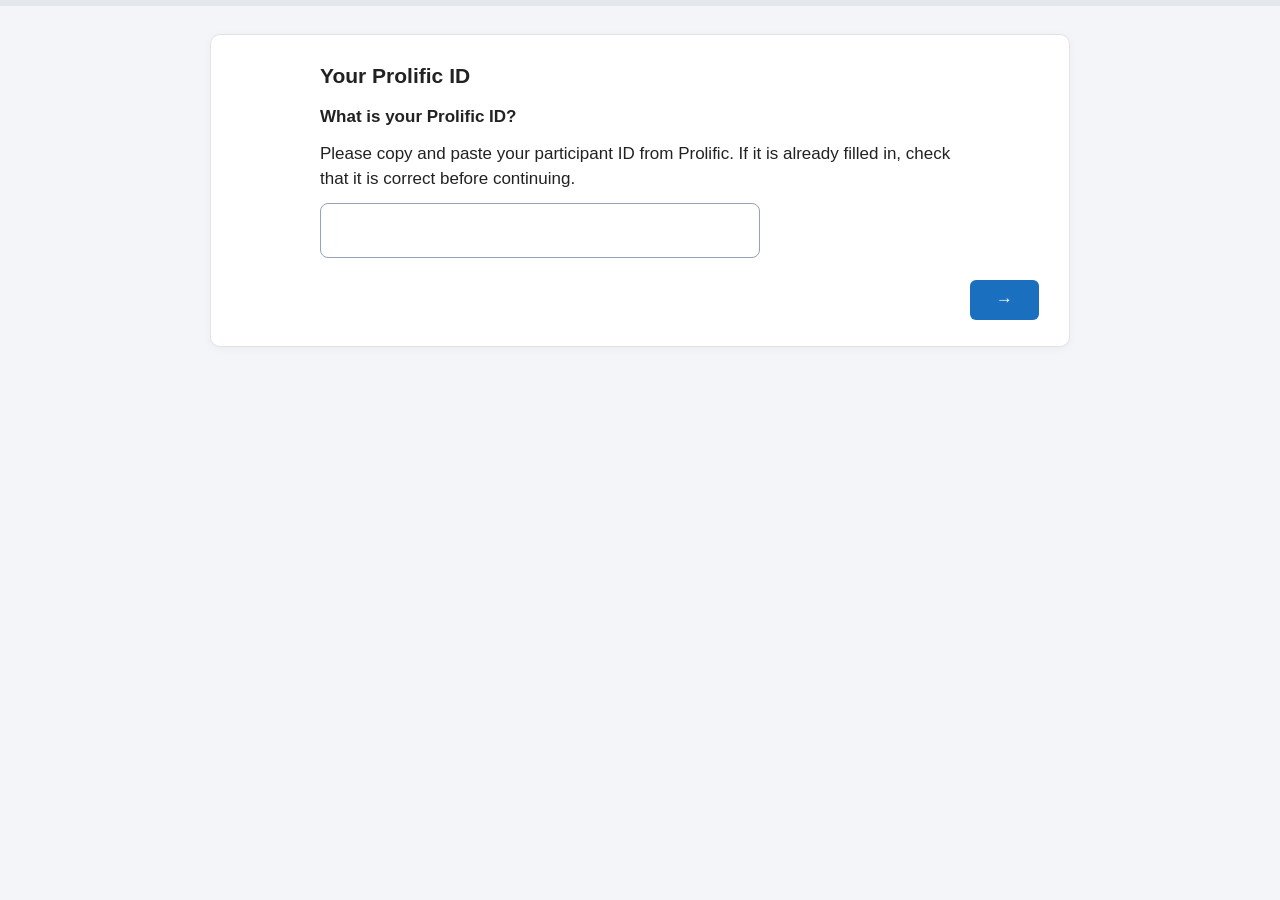
<file: cyberstatus/Version1_HighAccepted.html>
<!DOCTYPE html><html lang="en"><head><meta charset="utf-8"><title>CyberStatus – version 1: High standing / Accepted (doubly secure)</title>
<script>/* Launcher: opens the task fixed to version 1 = High standing / Accepted (doubly secure); Prolific parameters in this URL are passed on. */
var p=new URLSearchParams(location.search); p.set('v','1'); location.replace('index.html?'+p.toString());</script></head>
<body><p>Opening CyberStatus, version 1 (High standing / Accepted (doubly secure))… <a href="index.html?v=1">continue</a></p></body></html>
</file>
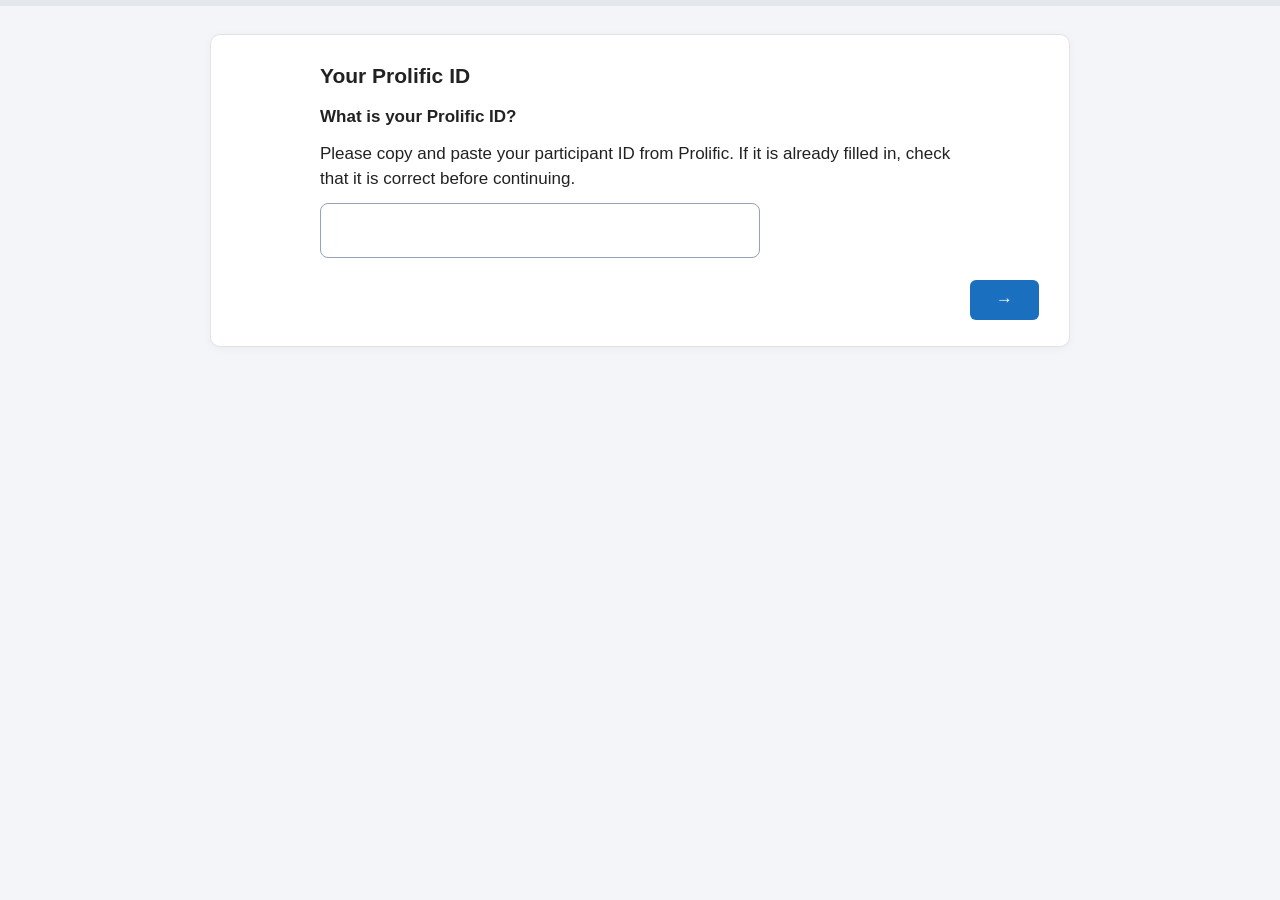
<file: cyberstatus/Version2_HighRejected.html>
<!DOCTYPE html><html lang="en"><head><meta charset="utf-8"><title>CyberStatus – version 2: High standing / Rejected (lonely winner)</title>
<script>/* Launcher: opens the task fixed to version 2 = High standing / Rejected (lonely winner); Prolific parameters in this URL are passed on. */
var p=new URLSearchParams(location.search); p.set('v','2'); location.replace('index.html?'+p.toString());</script></head>
<body><p>Opening CyberStatus, version 2 (High standing / Rejected (lonely winner))… <a href="index.html?v=2">continue</a></p></body></html>
</file>
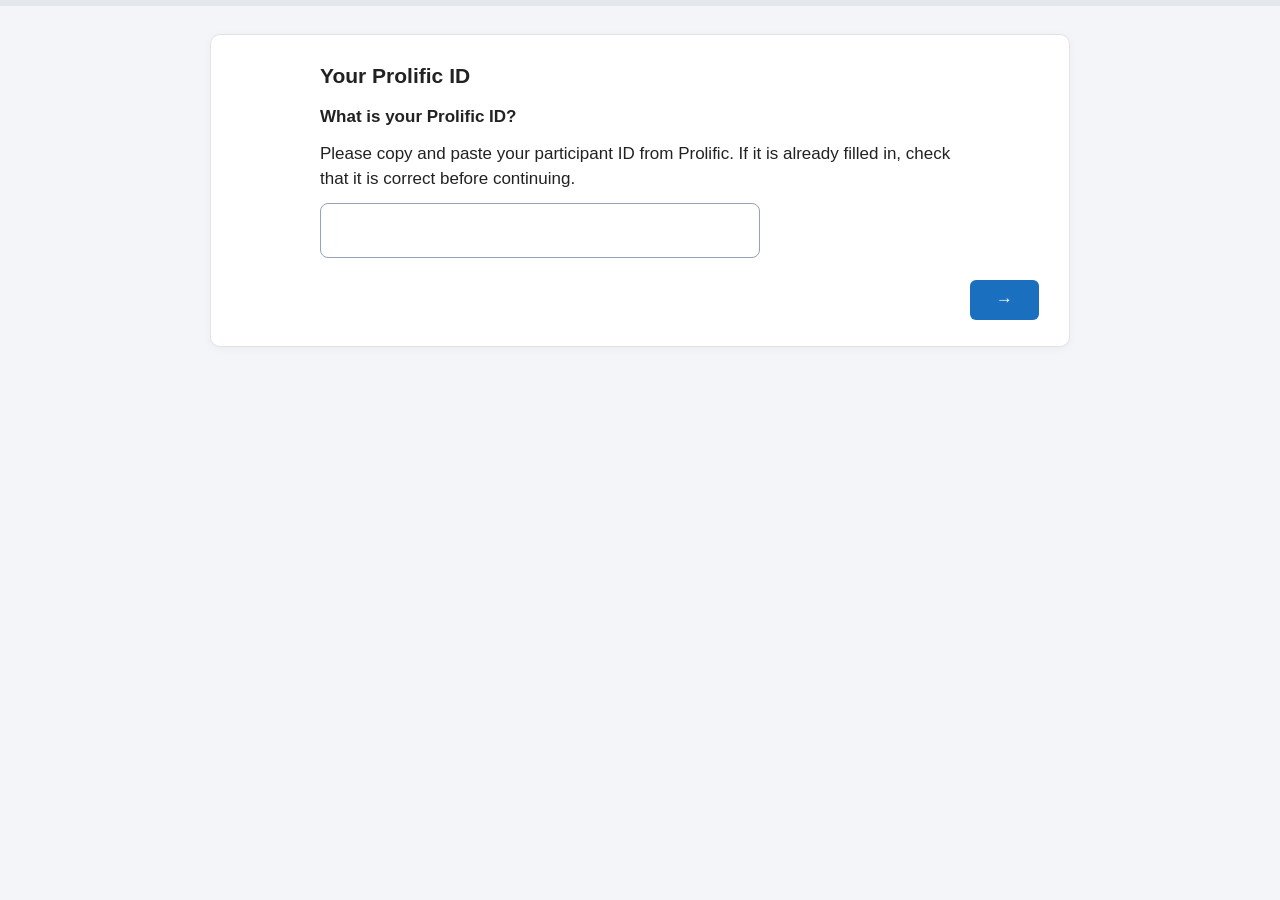
<file: cyberstatus/Version3_LowAccepted.html>
<!DOCTYPE html><html lang="en"><head><meta charset="utf-8"><title>CyberStatus – version 3: Low standing / Accepted (beloved loser)</title>
<script>/* Launcher: opens the task fixed to version 3 = Low standing / Accepted (beloved loser); Prolific parameters in this URL are passed on. */
var p=new URLSearchParams(location.search); p.set('v','3'); location.replace('index.html?'+p.toString());</script></head>
<body><p>Opening CyberStatus, version 3 (Low standing / Accepted (beloved loser))… <a href="index.html?v=3">continue</a></p></body></html>
</file>
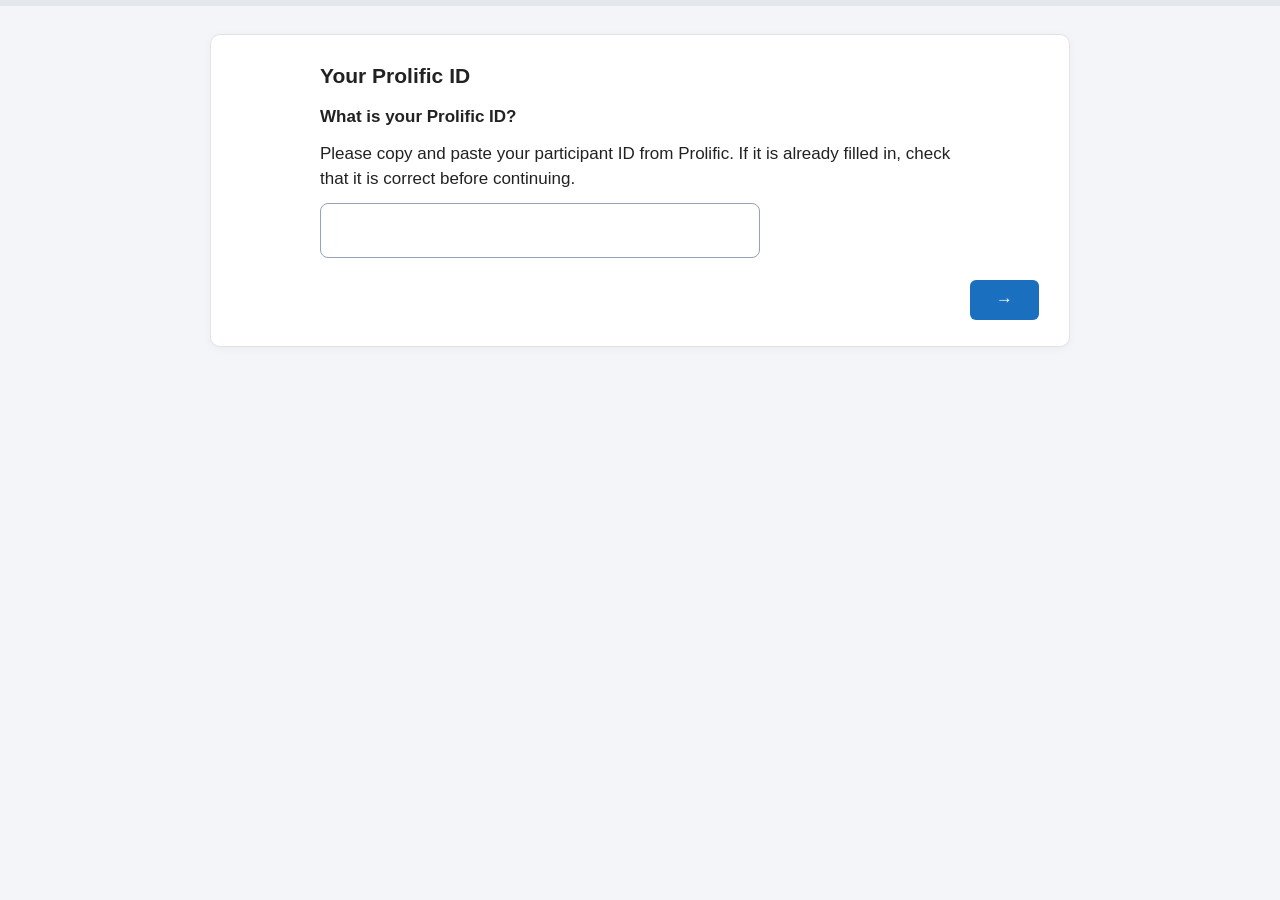
<file: cyberstatus/Version4_LowRejected.html>
<!DOCTYPE html><html lang="en"><head><meta charset="utf-8"><title>CyberStatus – version 4: Low standing / Rejected (doubly deprived)</title>
<script>/* Launcher: opens the task fixed to version 4 = Low standing / Rejected (doubly deprived); Prolific parameters in this URL are passed on. */
var p=new URLSearchParams(location.search); p.set('v','4'); location.replace('index.html?'+p.toString());</script></head>
<body><p>Opening CyberStatus, version 4 (Low standing / Rejected (doubly deprived))… <a href="index.html?v=4">continue</a></p></body></html>
</file>
<file: cyberstatus/style.css>
*{box-sizing:border-box}
body{margin:0;font-family:Arial,Helvetica,sans-serif;font-size:17px;line-height:1.45;color:#222;background:#f3f5f8}
#app{max-width:900px;margin:0 auto;padding:28px 20px 60px}
.screen{position:relative;background:#fff;border:1px solid #e3e3e3;border-radius:10px;padding:26px 30px;min-height:300px;box-shadow:0 2px 10px rgba(0,0,0,.04)}
h2{font-size:21px;margin:0 0 14px}
p{margin:0 0 12px}
.small{font-size:15px;color:#444}
.err{color:#c0392b;font-size:14px;margin:6px 0}
.btnrow{display:flex;justify-content:flex-end;margin-top:22px}
button.next{background:#1a6fbf;color:#fff;border:0;border-radius:6px;padding:10px 26px;font-size:17px;cursor:pointer;min-width:64px}
button.next:disabled{background:#9bbbd9;cursor:default}
.spinner{width:110px;height:110px;border:10px solid #e6e6e6;border-top-color:#888;border-radius:50%;animation:spin 1s linear infinite;margin:24px 0}
@keyframes spin{to{transform:rotate(360deg)}}
.timer{position:absolute;top:14px;right:18px;background:#eef5fc;color:#1a4f7f;border:1px solid #c9dcf0;border-radius:20px;padding:4px 12px;font-size:14px;font-variant-numeric:tabular-nums}
.timer.warn{background:#fff3cd;border-color:#f1d27a;color:#7a5a00}
/* option lists */
.opts{display:flex;flex-direction:column;gap:8px;margin:12px 0}
.opt{border:1px solid #d5d5d5;border-radius:6px;padding:12px 14px;cursor:pointer;background:#f5f5f5}
.opt.sel{background:#1a6fbf;color:#fff;border-color:#1a6fbf}
.opt.dis{opacity:.45;cursor:default}
.cards{display:flex;gap:10px;flex-wrap:wrap;margin:14px 0}
.card{flex:1 1 130px;border:1px solid #cfcfcf;border-radius:6px;padding:12px 8px;text-align:center;background:#f4f4f4;cursor:pointer;min-width:120px}
.card b{font-size:19px;display:block;text-decoration:underline}
.card i{display:block;font-size:13px;color:#555;margin-top:4px}
.card.sel{background:#1a6fbf;color:#fff}.card.sel i{color:#eef}
.card.dis{opacity:.4;cursor:default}
/* forced-choice pairs (NPI-16, information choice) */
.pairs{margin:10px 0}
.pair{display:flex;gap:8px;align-items:stretch;margin:8px 0}
.pair .pairname{flex:0 0 76px;display:flex;align-items:center;font-weight:bold;font-size:15px}
.pair .opt{flex:1;font-size:15px;padding:10px 12px}
.pair.missing{outline:2px solid #f3c2c2;border-radius:6px}
/* matrix */
table.mx{border-collapse:collapse;width:100%;font-size:15px;margin:10px 0}
table.mx th{font-weight:normal;font-size:13px;padding:6px 4px;text-align:center;vertical-align:bottom}
table.mx td{padding:7px 4px;border-top:1px solid #eee;text-align:center}
table.mx td.stem{text-align:left;width:46%}
table.mx tr.missing td{background:#fff3f3}
input[type=text],textarea{width:100%;padding:8px;font-size:16px;border:1px solid #ccc;border-radius:4px;font-family:inherit}
textarea{line-height:1.45}
.wc{font-size:13px;color:#666;text-align:right;margin-top:4px}
.iam{display:grid;grid-template-columns:70px 1fr;gap:8px 10px;align-items:center;margin:12px 0}
.split{display:flex;gap:24px;align-items:flex-start;flex-wrap:wrap}
.split .txt{flex:1 1 300px}
.stair{flex:0 0 440px;max-width:100%}
.stair svg,.stairsvg{width:100%;height:auto;display:block}
.slider{margin:12px 0}.slider label{display:block;font-size:15px}.slider input{width:100%}
.slider .val{font-size:13px;color:#555}
.banner{background:#eef5fc;border-left:4px solid #1a6fbf;padding:10px 14px;margin:0 0 14px}
.intro{background:#f7f9fc;border-left:4px solid #1a6fbf;border-radius:0 8px 8px 0;padding:14px 18px;font-size:17px;line-height:1.55;margin:12px 0}
.intro .who{font-weight:bold;margin-bottom:6px}
.desert{margin:12px 0}.desert svg{width:100%;height:auto;display:block;border-radius:8px}
.legend{font-size:13px;color:#666;text-align:center}
/* 3D staircase */
.step.clickable{cursor:pointer}
.step.clickable:hover .face{filter:brightness(1.1)}
.step.clickable .face{transition:filter .15s}
.step.sel .face.front{stroke:#1a6fbf;stroke-width:3}
.avatar{animation:drop .55s cubic-bezier(.3,1.4,.5,1) both;transform-box:fill-box;transform-origin:center}
@keyframes drop{0%{transform:translateY(-38px);opacity:0}100%{transform:translateY(0);opacity:1}}
.pulse{animation:pulse 1.2s ease-in-out infinite}
@keyframes pulse{0%,100%{opacity:1}50%{opacity:.55}}
.slider.missing{background:#fff3f3;border-radius:6px;padding:4px 6px}
.emoji{font-size:64px;text-align:center;margin:8px 0 2px;line-height:1}
.channels{display:flex;gap:14px;flex-wrap:wrap;margin:12px 0}
.chan{flex:1 1 220px;border:2px solid #cfd6de;border-radius:8px;padding:10px 14px;background:#f7f9fc}
.chan.shared{border-color:#1a6fbf;background:#eef5fc}
.chan b{display:block;margin-bottom:6px}
.chan .you{background:#1a6fbf;color:#fff;border-radius:10px;padding:1px 8px}
.group{display:flex;gap:8px;margin:14px 0;align-items:flex-start}.group .pairname{flex:0 0 40px;font-weight:bold;padding-top:10px}.group .opts{flex:1;margin:0}.group .opt{font-size:15px;padding:9px 12px}.group.missing{outline:2px solid #f3c2c2;border-radius:6px}
.card .fig svg{width:72px;height:72px;display:block;margin:0 auto 2px}
.emph{display:block;font-size:19px;margin-top:8px}
.slider .ends{display:flex;justify-content:space-between;font-size:14px;color:#444;margin-top:2px}
.redcard{display:flex;gap:26px;align-items:center;flex-wrap:wrap;padding:10px 0}.card-shape{width:120px;height:170px;background:#d62828;border-radius:10px;box-shadow:0 6px 16px rgba(0,0,0,.25);flex:0 0 120px}.rc-text{flex:1 1 300px}.rc-text h2{color:#b71c1c;font-size:26px}
.progress-wrap{position:sticky;top:0;height:6px;background:#e4e8ee;z-index:5}.progress-fill{height:100%;background:#1a6fbf;width:0%;transition:width .4s ease}
table.mx tbody tr:nth-child(even) td{background:#f7f9fb}table.mx th{position:sticky;top:6px;background:#fff;z-index:2}table.mx td{padding:10px 4px}table.mx input[type=radio]{width:20px;height:20px}
.lsas-list{display:grid;gap:12px;margin:10px 0}.lsas-item{border:1px solid #dfe3e8;border-radius:12px;padding:12px 14px;background:#fff}.lsas-item.missing{outline:2px solid #f3c2c2}.lsas-stem{font-weight:bold;font-size:15px;margin-bottom:8px}.lsas-row{display:grid;grid-template-columns:118px 1fr;gap:8px;align-items:center;padding:6px 0;border-top:1px dashed #dfe3e8}.lsas-lab{font-size:12px;font-weight:bold;color:#666}.lopts{display:flex;flex-wrap:wrap;gap:6px}.lopt{display:inline-flex;align-items:center;gap:6px;border:1px solid #d5d5d5;border-radius:999px;padding:6px 10px;font-size:13px;cursor:pointer;background:#fff}.lopt input{width:16px;height:16px;margin:0}.lopt:has(input:checked){background:#1a6fbf;color:#fff;border-color:#1a6fbf}
.card.static{cursor:default}
.autonote{color:#7a5a00;margin-top:8px}
.qsub{color:#666;font-size:14px;margin:-8px 0 10px}
.q-instr{font-size:16px;line-height:1.6;color:#333;background:#f7f9fb;border:1px solid #dfe3e8;border-radius:10px;padding:12px 16px;margin:0 0 12px}
#app:has(.qpage){max-width:1100px}
.mx-wrap{overflow-x:auto;border:1px solid #dfe3e8;border-radius:10px}
table.qx{min-width:640px;border-collapse:separate;border-spacing:0;margin:0}
table.qx thead th{position:sticky;top:6px;background:#fff;z-index:2;font-size:13px;font-weight:bold;color:#3f4754;padding:10px 6px;text-align:center;vertical-align:bottom;border-bottom:2px solid #dfe3e8;line-height:1.3}
table.qx th.stem-h{width:44%}
table.qx td{padding:0;border-top:1px solid #e6e9ee;font-size:15px;vertical-align:middle}
table.qx td.stem{padding:12px 12px;text-align:left;line-height:1.4;width:auto}
table.qx td.c{text-align:center;cursor:pointer}table.qx td.c:hover{background:#eef3f8}
table.qx label.cell{display:block;padding:12px 4px;cursor:pointer}
table.qx.many{min-width:600px}table.qx.many thead th{padding:8px 2px;font-size:14px}table.qx.many th.stem-h{width:36%}table.qx.many label.cell{padding:12px 2px}
table.qx th .anchor{display:block;font-size:11px;font-weight:normal;color:#666;white-space:normal;max-width:72px;margin:3px auto 0;line-height:1.2}
.bdi-list{display:grid;gap:16px}.bdi-item{border:1px solid #dfe3e8;border-radius:12px;background:#fff;padding:12px 14px 8px}.bdi-item.missing{outline:2px solid #f3c2c2}.bdi-head{font-weight:bold;font-size:16px;margin-bottom:8px}.bdi-opt{display:grid;grid-template-columns:24px 34px 1fr;gap:8px;align-items:center;padding:9px 8px;border-top:1px solid #e6e9ee;cursor:pointer;font-size:15px;line-height:1.4}.bdi-opt:first-of-type{border-top:0}.bdi-opt:hover{background:#f7f9fb}.bdi-opt input{width:18px;height:18px;margin:0}.bdi-score{font-weight:bold;color:#3f4754;text-align:center}.bdi-opt:has(input:checked){background:#eef5fc}
</file>
<file: prolific.css>
.prolific-entry{max-width:640px;margin:0 auto;text-align:left}
.prolific-entry input{box-sizing:border-box;width:100%;max-width:440px;padding:14px 16px;border:1px solid #94a3b8;border-radius:8px;font:inherit;letter-spacing:.035em;background:#fff;color:#172033}
.prolific-entry input:focus{outline:3px solid #bfdbfe;outline-offset:2px;border-color:#2563eb}
.prolific-card{box-sizing:border-box;margin:24px auto 12px;padding:28px;max-width:640px;border:1px solid #d5deec;border-radius:16px;background:#f5f8fd;color:#172033;text-align:left}
.prolific-card h2{margin:0 0 12px;font-size:24px}
.prolific-card p{line-height:1.6;margin:0 0 20px}
.prolific-code-label{font-size:13px;font-weight:600;color:#475569;margin-bottom:8px}
.prolific-code{display:block;width:fit-content;max-width:100%;box-sizing:border-box;padding:12px 16px;border:1px solid #d5deec;border-radius:8px;background:#fff;font:600 19px/1.4 ui-monospace,monospace;overflow-wrap:anywhere;user-select:all}
.prolific-actions{margin-top:22px}
.prolific-return{display:inline-block;box-sizing:border-box;border:0;border-radius:8px;padding:14px 22px;background:#243b68;color:#fff;font:600 16px/1.3 system-ui,sans-serif;text-decoration:none;cursor:pointer}
.prolific-return:hover{background:#172a4e;color:#fff}
.prolific-return:focus-visible{outline:3px solid #60a5fa;outline-offset:3px}
.prolific-return:disabled{background:#e0e6ef;color:#64748b;cursor:default;opacity:1}
@media(max-width:520px){.prolific-card{padding:20px}.prolific-return{width:100%;text-align:center}}
</file>
<file: dotprobe/style.css>
*{box-sizing:border-box}
html{-webkit-text-size-adjust:100%}
body{margin:0;font-family:Arial,"Helvetica Neue",Helvetica,sans-serif;font-size:17px;line-height:1.5;color:#222;background:#f3f5f8;direction:rtl}
#app{max-width:760px;margin:0 auto;padding:22px 16px 60px}
.screen{position:relative;background:#fff;border:1px solid #e3e3e3;border-radius:10px;padding:24px 26px;min-height:300px;box-shadow:0 2px 10px rgba(0,0,0,.04)}
h1{font-size:24px;margin:0 0 6px}
h2{font-size:20px;margin:0 0 12px}
p{margin:0 0 12px}
.small{font-size:14px;color:#555}
.muted{color:#666}
.err{color:#c0392b;font-size:14px;margin:6px 0}
.btnrow{display:flex;justify-content:flex-start;gap:10px;margin-top:22px;flex-wrap:wrap}
button.next{background:#1a6fbf;color:#fff;border:0;border-radius:6px;padding:11px 26px;font-size:17px;cursor:pointer;min-width:64px;font-family:inherit}
button.next:disabled{background:#9bbbd9;cursor:default}
button.ghost{background:#fff;color:#1a6fbf;border:1px solid #1a6fbf;border-radius:6px;padding:10px 20px;font-size:16px;cursor:pointer;font-family:inherit}
label{display:block;margin:10px 0 4px;font-weight:bold}
input[type=text],input[type=number]{width:100%;max-width:260px;padding:9px;font-size:18px;border:1px solid #ccc;border-radius:4px;font-family:inherit;direction:ltr;text-align:center}
.kbd{display:inline-block;border:1px solid #bbb;border-bottom-width:3px;border-radius:5px;padding:1px 8px;background:#fafafa;font-size:15px;margin:0 2px}
/* הזירה */
.arena{position:relative;height:340px;margin:10px auto;max-width:520px;background:#fff;user-select:none;-webkit-user-select:none}
.arena .slot{position:absolute;left:0;right:0;text-align:center;font-size:40px;line-height:1;font-weight:bold;letter-spacing:.5px}
.arena .top{top:40px}
.arena .mid{top:150px;font-size:44px;font-weight:normal;color:#333}
.arena .bottom{top:260px}
.arena .probe{font-size:46px;color:#111}
.resp{display:flex;gap:14px;justify-content:center;margin:6px 0 0;direction:ltr} /* ◀ משמאל, ▶ מימין, גם בדף RTL */
.resp button{flex:1 1 0;max-width:230px;height:74px;font-size:34px;border:1px solid #c9d3df;background:#f6f9fc;border-radius:12px;cursor:pointer;font-family:inherit;touch-action:manipulation}
.resp button:active{background:#dbe8f5}
.resp.dim button{opacity:.45}
.hint{text-align:center;font-size:14px;color:#666;margin:8px 0 0}
.fb{text-align:center;font-size:22px;height:30px;margin:4px 0}
.fb.ok{color:#1e8449}.fb.bad{color:#c0392b}
.progress{height:6px;background:#e9edf2;border-radius:3px;margin:0 0 10px;overflow:hidden}
.progress i{display:block;height:100%;background:#1a6fbf;width:0}
.demo{display:flex;gap:10px;justify-content:center;flex-wrap:wrap;margin:12px 0}
.demo .box{flex:0 0 130px;height:120px;border:1px solid #d9dee5;border-radius:8px;position:relative;background:#fafbfd}
.demo .box span{position:absolute;left:0;right:0;text-align:center;font-weight:bold;font-size:17px}
.demo .box .t{top:12px}.demo .box .m{top:46px;font-weight:normal;font-size:22px}.demo .box .b{bottom:12px}.demo .box .pr{top:12px;font-size:24px}
.demo .box em{position:absolute;bottom:-22px;left:0;right:0;text-align:center;font-size:12px;color:#666;font-style:normal}
.bars{display:flex;gap:26px;align-items:flex-end;margin:22px 10px 6px;justify-content:center}
.bar{width:130px;text-align:center;font-size:14px;display:flex;flex-direction:column;justify-content:flex-end}
.bar i{display:block;background:#1a6fbf;border-radius:6px 6px 0 0;margin:0 auto;width:70px}
.bar.inc i{background:#e67e22}
.bar b{display:block;font-size:18px;margin-bottom:4px;direction:ltr}
.bar .cap{display:block;min-height:44px;margin-top:6px;line-height:1.3}
.res{font-size:30px;font-weight:bold;text-align:center;margin:10px 0}
.card{border:1px solid #e1e6ec;border-radius:8px;padding:12px 14px;margin:10px 0;background:#fafbfd}
.status{padding:10px 12px;border-radius:6px;margin-top:14px;font-size:15px}
.status.ok{background:#eafaf1;color:#1e8449;border:1px solid #bfe8cf}
.status.bad{background:#fdecea;color:#a93226;border:1px solid #f5c6c2}
@media (max-width:520px){.arena{height:300px}.arena .top{top:30px}.arena .mid{top:130px}.arena .bottom{top:230px}.arena .slot{font-size:34px}.resp button{height:68px}}
/* v2: תמונות ו-LSAS */
.arena.imgs{height:auto;min-height:0;padding:8px 0}
.arena.imgs .slot{position:static;display:flex;justify-content:center;align-items:center;min-height:60px}
.arena.imgs .top,.arena.imgs .bottom{height:240px}
.arena.imgs .mid{height:56px;font-size:44px}
.arena.imgs .stim{width:360px;height:240px;object-fit:cover;border-radius:6px;display:block}
.arena.imgs .probe{font-size:46px}
@media (max-width:520px){.arena.imgs .top,.arena.imgs .bottom{height:180px}.arena.imgs .stim{width:270px;height:180px}.arena.imgs .mid{height:44px;font-size:36px}}
table.lsas{width:100%;border-collapse:collapse;font-size:15px;margin:10px 0}
table.lsas th{font-weight:normal;font-size:13px;color:#555;padding:6px 4px;text-align:right}
table.lsas td{padding:6px 4px;border-top:1px solid #eee;vertical-align:middle}
table.lsas td.stem{width:52%}
table.lsas select{width:100%;padding:6px;font-size:14px;font-family:inherit;border:1px solid #ccc;border-radius:4px;background:#fff}
table.lsas tr.missing td{background:#fff3f3}
table.cats{border-collapse:collapse;margin:8px 0 0;font-size:15px}
table.cats td{padding:4px 10px 4px 0}
</file>
<file: scenarios/style.css>
*{box-sizing:border-box}
body{margin:0;font-family:Arial,Helvetica,sans-serif;font-size:17px;line-height:1.45;color:#222;background:#f3f5f8}
#app{max-width:900px;margin:0 auto;padding:28px 20px 60px}
.screen{position:relative;background:#fff;border:1px solid #e3e3e3;border-radius:10px;padding:26px 30px;min-height:300px;box-shadow:0 2px 10px rgba(0,0,0,.04)}
h2{font-size:21px;margin:0 0 14px}
p{margin:0 0 12px}
.small{font-size:15px;color:#444}
.err{color:#c0392b;font-size:14px;margin:6px 0}
.btnrow{display:flex;justify-content:flex-end;margin-top:22px}
button.next{background:#1a6fbf;color:#fff;border:0;border-radius:6px;padding:10px 26px;font-size:17px;cursor:pointer;min-width:64px}
button.next:disabled{background:#9bbbd9;cursor:default}
.spinner{width:110px;height:110px;border:10px solid #e6e6e6;border-top-color:#888;border-radius:50%;animation:spin 1s linear infinite;margin:24px 0}
@keyframes spin{to{transform:rotate(360deg)}}
.timer{position:absolute;top:14px;right:18px;background:#eef5fc;color:#1a4f7f;border:1px solid #c9dcf0;border-radius:20px;padding:4px 12px;font-size:14px;font-variant-numeric:tabular-nums}
.timer.warn{background:#fff3cd;border-color:#f1d27a;color:#7a5a00}
/* option lists */
.opts{display:flex;flex-direction:column;gap:8px;margin:12px 0}
.opt{border:1px solid #d5d5d5;border-radius:6px;padding:12px 14px;cursor:pointer;background:#f5f5f5}
.opt.sel{background:#1a6fbf;color:#fff;border-color:#1a6fbf}
.opt.dis{opacity:.45;cursor:default}
.cards{display:flex;gap:10px;flex-wrap:wrap;margin:14px 0}
.card{flex:1 1 130px;border:1px solid #cfcfcf;border-radius:6px;padding:12px 8px;text-align:center;background:#f4f4f4;cursor:pointer;min-width:120px}
.card b{font-size:19px;display:block;text-decoration:underline}
.card i{display:block;font-size:13px;color:#555;margin-top:4px}
.card.sel{background:#1a6fbf;color:#fff}.card.sel i{color:#eef}
.card.dis{opacity:.4;cursor:default}
/* forced-choice pairs (NPI-16, information choice) */
.pairs{margin:10px 0}
.pair{display:flex;gap:8px;align-items:stretch;margin:8px 0}
.pair .pairname{flex:0 0 76px;display:flex;align-items:center;font-weight:bold;font-size:15px}
.pair .opt{flex:1;font-size:15px;padding:10px 12px}
.pair.missing{outline:2px solid #f3c2c2;border-radius:6px}
/* matrix */
table.mx{border-collapse:collapse;width:100%;font-size:15px;margin:10px 0}
table.mx th{font-weight:normal;font-size:13px;padding:6px 4px;text-align:center;vertical-align:bottom}
table.mx td{padding:7px 4px;border-top:1px solid #eee;text-align:center}
table.mx td.stem{text-align:left;width:46%}
table.mx tr.missing td{background:#fff3f3}
input[type=text],textarea{width:100%;padding:8px;font-size:16px;border:1px solid #ccc;border-radius:4px;font-family:inherit}
textarea{line-height:1.45}
.wc{font-size:13px;color:#666;text-align:right;margin-top:4px}
.iam{display:grid;grid-template-columns:70px 1fr;gap:8px 10px;align-items:center;margin:12px 0}
.split{display:flex;gap:24px;align-items:flex-start;flex-wrap:wrap}
.split .txt{flex:1 1 300px}
.stair{flex:0 0 440px;max-width:100%}
.stair svg,.stairsvg{width:100%;height:auto;display:block}
.slider{margin:12px 0}.slider label{display:block;font-size:15px}.slider input{width:100%}
.slider .val{font-size:13px;color:#555}
.banner{background:#eef5fc;border-left:4px solid #1a6fbf;padding:10px 14px;margin:0 0 14px}
.intro{background:#f7f9fc;border-left:4px solid #1a6fbf;border-radius:0 8px 8px 0;padding:14px 18px;font-size:17px;line-height:1.55;margin:12px 0}
.intro .who{font-weight:bold;margin-bottom:6px}
.desert{margin:12px 0}.desert svg{width:100%;height:auto;display:block;border-radius:8px}
.legend{font-size:13px;color:#666;text-align:center}
/* 3D staircase */
.step.clickable{cursor:pointer}
.step.clickable:hover .face{filter:brightness(1.1)}
.step.clickable .face{transition:filter .15s}
.step.sel .face.front{stroke:#1a6fbf;stroke-width:3}
.avatar{animation:drop .55s cubic-bezier(.3,1.4,.5,1) both;transform-box:fill-box;transform-origin:center}
@keyframes drop{0%{transform:translateY(-38px);opacity:0}100%{transform:translateY(0);opacity:1}}
.pulse{animation:pulse 1.2s ease-in-out infinite}
@keyframes pulse{0%,100%{opacity:1}50%{opacity:.55}}
.slider.missing{background:#fff3f3;border-radius:6px;padding:4px 6px}
.emoji{font-size:64px;text-align:center;margin:8px 0 2px;line-height:1}
.channels{display:flex;gap:14px;flex-wrap:wrap;margin:12px 0}
.chan{flex:1 1 220px;border:2px solid #cfd6de;border-radius:8px;padding:10px 14px;background:#f7f9fc}
.chan.shared{border-color:#1a6fbf;background:#eef5fc}
.chan b{display:block;margin-bottom:6px}
.chan .you{background:#1a6fbf;color:#fff;border-radius:10px;padding:1px 8px}
.group{display:flex;gap:8px;margin:14px 0;align-items:flex-start}.group .pairname{flex:0 0 40px;font-weight:bold;padding-top:10px}.group .opts{flex:1;margin:0}.group .opt{font-size:15px;padding:9px 12px}.group.missing{outline:2px solid #f3c2c2;border-radius:6px}
.card .fig svg{width:72px;height:72px;display:block;margin:0 auto 2px}
.emph{display:block;font-size:19px;margin-top:8px}
.slider .ends{display:flex;justify-content:space-between;font-size:14px;color:#444;margin-top:2px}
.redcard{display:flex;gap:26px;align-items:center;flex-wrap:wrap;padding:10px 0}.card-shape{width:120px;height:170px;background:#d62828;border-radius:10px;box-shadow:0 6px 16px rgba(0,0,0,.25);flex:0 0 120px}.rc-text{flex:1 1 300px}.rc-text h2{color:#b71c1c;font-size:26px}
.progress-wrap{position:sticky;top:0;height:6px;background:#e4e8ee;z-index:5}.progress-fill{height:100%;background:#1a6fbf;width:0%;transition:width .4s ease}
table.mx tbody tr:nth-child(even) td{background:#f7f9fb}table.mx th{position:sticky;top:6px;background:#fff;z-index:2}table.mx td{padding:10px 4px}table.mx input[type=radio]{width:20px;height:20px}
.lsas-list{display:grid;gap:12px;margin:10px 0}.lsas-item{border:1px solid #dfe3e8;border-radius:12px;padding:12px 14px;background:#fff}.lsas-item.missing{outline:2px solid #f3c2c2}.lsas-stem{font-weight:bold;font-size:15px;margin-bottom:8px}.lsas-row{display:grid;grid-template-columns:118px 1fr;gap:8px;align-items:center;padding:6px 0;border-top:1px dashed #dfe3e8}.lsas-lab{font-size:12px;font-weight:bold;color:#666}.lopts{display:flex;flex-wrap:wrap;gap:6px}.lopt{display:inline-flex;align-items:center;gap:6px;border:1px solid #d5d5d5;border-radius:999px;padding:6px 10px;font-size:13px;cursor:pointer;background:#fff}.lopt input{width:16px;height:16px;margin:0}.lopt:has(input:checked){background:#1a6fbf;color:#fff;border-color:#1a6fbf}
.card.static{cursor:default}
.autonote{color:#7a5a00;margin-top:8px}
.qsub{color:#666;font-size:14px;margin:-8px 0 10px}
.q-instr{font-size:16px;line-height:1.6;color:#333;background:#f7f9fb;border:1px solid #dfe3e8;border-radius:10px;padding:12px 16px;margin:0 0 12px}
#app:has(.qpage){max-width:1100px}
.mx-wrap{overflow-x:auto;border:1px solid #dfe3e8;border-radius:10px}
table.qx{min-width:640px;border-collapse:separate;border-spacing:0;margin:0}
table.qx thead th{position:sticky;top:6px;background:#fff;z-index:2;font-size:13px;font-weight:bold;color:#3f4754;padding:10px 6px;text-align:center;vertical-align:bottom;border-bottom:2px solid #dfe3e8;line-height:1.3}
table.qx th.stem-h{width:44%}
table.qx td{padding:0;border-top:1px solid #e6e9ee;font-size:15px;vertical-align:middle}
table.qx td.stem{padding:12px 12px;text-align:left;line-height:1.4;width:auto}
table.qx td.c{text-align:center;cursor:pointer}table.qx td.c:hover{background:#eef3f8}
table.qx label.cell{display:block;padding:12px 4px;cursor:pointer}
table.qx.many{min-width:600px}table.qx.many thead th{padding:8px 2px;font-size:14px}table.qx.many th.stem-h{width:36%}table.qx.many label.cell{padding:12px 2px}
table.qx th .anchor{display:block;font-size:11px;font-weight:normal;color:#666;white-space:normal;max-width:72px;margin:3px auto 0;line-height:1.2}
.bdi-list{display:grid;gap:16px}.bdi-item{border:1px solid #dfe3e8;border-radius:12px;background:#fff;padding:12px 14px 8px}.bdi-item.missing{outline:2px solid #f3c2c2}.bdi-head{font-weight:bold;font-size:16px;margin-bottom:8px}.bdi-opt{display:grid;grid-template-columns:24px 34px 1fr;gap:8px;align-items:center;padding:9px 8px;border-top:1px solid #e6e9ee;cursor:pointer;font-size:15px;line-height:1.4}.bdi-opt:first-of-type{border-top:0}.bdi-opt:hover{background:#f7f9fb}.bdi-opt input{width:18px;height:18px;margin:0}.bdi-score{font-weight:bold;color:#3f4754;text-align:center}.bdi-opt:has(input:checked){background:#eef5fc}
/* ---- Run C additions ---- */
.scene{background:#f7f9fc;border:1px solid #d9e2ec;border-left:4px solid #1a6fbf;border-radius:6px;padding:14px 18px;margin:0 0 16px;font-size:17px;line-height:1.5}
.qtitle{font-weight:bold;margin:18px 0 4px}
.anch{display:flex;justify-content:space-between;font-size:13px;color:#555;margin:2px 0 6px}
table.rt{border-collapse:collapse;width:100%;font-size:15px;margin:4px 0 8px}
table.rt th{font-weight:normal;font-size:12px;padding:4px 2px;text-align:center;color:#444}
table.rt td{padding:8px 2px;border-top:1px solid #eee;text-align:center;cursor:pointer}
table.rt td.stem{text-align:left;width:52%;cursor:default}
table.rt tr.missing td{background:#fff3f3}
table.rt td.sel{background:#dfeeff}
.pair{display:flex;gap:10px;margin:8px 0}
.pair .opt{flex:1}
.progress{font-size:13px;color:#777;margin:0 0 10px}
table.rt th .num{font-weight:bold;font-size:14px}
table.rt th .anc{font-size:11px;color:#555;line-height:1.1;min-height:1.1em;white-space:normal}
#verbanner{position:sticky;top:0;z-index:9;background:#ffe9a8;color:#5a4300;font-size:13px;font-weight:bold;text-align:center;padding:6px 10px;border-bottom:1px solid #e0c060}
.choice{display:flex;flex-direction:row;gap:10px;flex-wrap:wrap;margin:8px 0 4px}
.choice .opt{flex:1 1 200px;min-height:64px;display:flex;align-items:center;justify-content:center;text-align:center;font-size:15px;border:2px solid #cfd8e3;background:#f7f9fc}
.choice .opt.sel{background:#1a6fbf;color:#fff;border-color:#1a6fbf}
.choice.missing .opt{border-color:#e0a0a0}
</file>
<file: seminar/style.css>
*{box-sizing:border-box}
html{-webkit-text-size-adjust:100%}
body{margin:0;font-family:Arial,"Helvetica Neue",Helvetica,sans-serif;font-size:17px;line-height:1.55;color:#1f2d27;background:#efede6;direction:rtl}
#app{max-width:720px;margin:0 auto;padding:18px 14px 60px}
.screen{position:relative;background:#fff;border:1px solid #dfe5df;border-radius:12px;padding:22px 22px 26px;min-height:300px;box-shadow:0 2px 10px rgba(0,0,0,.04)}
h1{font-size:24px;margin:0 0 6px;color:#14432a}
h2{font-size:20px;margin:0 0 10px;color:#14432a}
p{margin:0 0 12px}
.small{font-size:14px;color:#5a665f}
.muted{color:#5a665f}
.err{color:#b23b22;font-size:15px;margin:8px 0;min-height:20px}
.btnrow{display:flex;justify-content:flex-start;gap:10px;margin-top:20px;flex-wrap:wrap}
button{font-family:inherit;touch-action:manipulation}
button.next{background:#14432a;color:#fff;border:0;border-radius:8px;padding:12px 28px;font-size:17px;cursor:pointer;min-width:84px}
button.next:disabled{background:#a9bcb1;cursor:default}
button.ghost{background:#fff;color:#14432a;border:1px solid #14432a;border-radius:8px;padding:10px 20px;font-size:16px;cursor:pointer}
label{display:block;margin:10px 0 4px;font-weight:bold}
input[type=text]{width:100%;padding:10px;font-size:17px;border:1px solid #c5cdc7;border-radius:6px;font-family:inherit}
input.code{max-width:200px;direction:ltr;text-align:center;font-size:20px;letter-spacing:3px}
.progress{height:6px;background:#e3eae4;border-radius:3px;margin:0 0 14px;overflow:hidden}
.progress i{display:block;height:100%;background:#3e7a5c;width:0;transition:width .2s}
.part{font-size:14px;color:#3e7a5c;font-weight:bold;margin:0 0 6px}
.scenario{background:#e3eae4;border-radius:10px;padding:14px 16px;font-size:18px;margin:6px 0 14px}
.q{margin:14px 0 4px;font-weight:bold}
.item{border-top:1px solid #e6ebe7;padding:12px 0 6px}
.item:first-of-type{border-top:0}
.item.missing{background:#fdf1ec;border-radius:8px;padding-right:8px;padding-left:8px}
.stmt{margin:0 0 8px}
.scale{display:flex;gap:6px;direction:rtl}
.scale button{flex:1 1 0;height:46px;border:1px solid #b9c6bd;background:#f7f9f7;border-radius:8px;font-size:17px;cursor:pointer;color:#1f2d27;padding:0}
.scale button.on{background:#14432a;color:#fff;border-color:#14432a;font-weight:bold}
.ends{display:flex;justify-content:space-between;font-size:13px;color:#5a665f;margin:4px 2px 0}
.slider{margin:6px 0 2px}
.slider input[type=range]{width:100%;height:36px;margin:0;accent-color:#14432a}
.slider .val{display:inline-block;min-width:54px;font-weight:bold;font-size:18px;color:#14432a;direction:ltr;text-align:center}
.slider.untouched .val{color:#9aa69f;font-weight:normal;font-size:14px}
.slider.untouched input[type=range]{opacity:.4}
.facebox{display:flex;justify-content:center;margin:4px 0 8px}
.facebox svg{width:210px;height:250px;display:block}
.facebox img.faceimg{width:230px;height:auto;display:block;border-radius:10px}
.facegrid img.faceimg{width:72px;height:auto;border-radius:6px}
.card{border:1px solid #dfe5df;border-radius:10px;padding:14px 16px;margin:12px 0;background:#f8faf8}
.card h3{margin:0 0 8px;font-size:17px;color:#14432a}
.bars{margin:6px 0 2px}
.brow{display:flex;align-items:center;gap:8px;margin:6px 0;font-size:15px}
.brow .lab{flex:0 0 42%;line-height:1.3}
.brow .track{flex:1 1 auto;height:18px;background:#e3eae4;border-radius:9px;overflow:hidden;direction:ltr;transform:scaleX(-1)}
.brow .track i{display:block;height:100%;background:#3e7a5c;border-radius:9px}
.brow.alt .track i{background:#c4623d}
.brow.blue .track i{background:#4f6d7a}
.brow .num{flex:0 0 44px;text-align:left;direction:ltr;font-weight:bold}
.status{padding:10px 12px;border-radius:8px;margin-top:14px;font-size:15px}
.status.ok{background:#e6f3ea;color:#14432a;border:1px solid #bcd9c6}
.status.bad{background:#fbeae4;color:#8e3118;border:1px solid #efc3b4}
.facegrid{display:flex;flex-wrap:wrap;gap:6px;justify-content:center;margin:8px 0}
.facegrid .fc{width:86px;text-align:center;font-size:12px;color:#5a665f;line-height:1.3}
.facegrid svg{width:70px;height:84px}
@media (max-width:480px){.screen{padding:18px 14px 22px}.scale button{height:44px;font-size:16px}.scenario{font-size:17px}.brow .lab{flex-basis:46%}}
</file>
<file: seminar/iat/iat.css>
/* תוספות ל-../style.css עבור משימת ה-IAT */
.choice{display:flex;gap:10px;margin:6px 0 4px}
.choice button{flex:1 1 0;height:46px;border:1px solid #b9c6bd;background:#f7f9f7;border-radius:8px;font-size:17px;cursor:pointer;color:#1f2d27}
.choice button.on{background:#14432a;color:#fff;border-color:#14432a;font-weight:bold}
.cats{width:100%;border-collapse:collapse;margin:8px 0 12px;font-size:16px}
.cats th{text-align:right;white-space:nowrap;padding:8px 0 8px 14px;vertical-align:top;border-top:1px solid #e6ebe7}
.cats td{padding:8px 0;border-top:1px solid #e6ebe7}
.cats tr:first-child th,.cats tr:first-child td{border-top:0}
.tgt{color:#1d5a8c}
.att{color:#1f2d27}
/* מפת המקשים במסך ההוראות ובזמן המשימה: הכיוון תמיד משמאל לימין, כדי ש"שמאל" יהיה בשמאל המסך */
.map{display:flex;direction:ltr;justify-content:space-between;gap:12px;margin:12px 0}
.map .side{flex:1 1 0;border:2px solid #cfd8d1;border-radius:10px;padding:10px 8px;text-align:center;background:#f8faf8}
.map .side .where{font-size:13px;color:#5a665f;margin-bottom:4px}
.lab{font-size:22px;font-weight:bold;line-height:1.25}
.or{display:block;font-size:13px;font-weight:normal;color:#5a665f}
.arena{direction:ltr;display:flex;flex-direction:column;min-height:calc(100vh - 120px);min-height:calc(100dvh - 120px);user-select:none;-webkit-user-select:none}
.arena .top{display:flex;justify-content:space-between;align-items:flex-start;gap:10px}
.arena .top .lab{flex:0 1 46%}
.arena .top .lab.l{text-align:left}
.arena .top .lab.r{text-align:right}
.arena .mid{flex:1 1 auto;display:flex;flex-direction:column;align-items:center;justify-content:center;min-height:150px}
.arena .word{font-size:40px;font-weight:bold;direction:rtl;min-height:56px;line-height:56px}
.arena .x{font-size:34px;color:#c0281c;font-weight:bold;height:40px;line-height:40px;visibility:hidden}
.arena .x.show{visibility:visible}
.arena .fix{font-size:13px;color:#8e3118;min-height:20px;direction:rtl;visibility:hidden}
.arena .fix.show{visibility:visible}
.arena .resp{display:flex;gap:12px}
.arena .resp button{flex:1 1 0;height:110px;font-weight:bold;border:2px solid #b9c6bd;background:#f1f5f2;border-radius:14px;font-size:18px;color:#1f2d27;cursor:pointer;direction:rtl;-webkit-tap-highlight-color:transparent}
.arena .resp button:active{background:#dfe9e2}
.arena .hint{text-align:center;font-size:13px;color:#5a665f;margin-top:8px;direction:rtl}
.big{font-size:44px;font-weight:bold;color:#14432a;direction:ltr;text-align:center;margin:6px 0 0}
.verdict{font-size:20px;font-weight:bold;text-align:center;margin:2px 0 10px;color:#14432a}
.axis{position:relative;height:46px;margin:10px 6px 22px;direction:ltr}
.axis .line{position:absolute;top:22px;left:0;right:0;height:4px;background:#cfd8d1;border-radius:2px}
.axis .zero{position:absolute;top:12px;left:50%;width:2px;height:24px;background:#5a665f}
.axis .dot{position:absolute;top:13px;width:22px;height:22px;margin-left:-11px;border-radius:50%;background:#14432a;border:2px solid #fff;box-shadow:0 0 0 1px #14432a}
.axis .end{position:absolute;top:44px;font-size:13px;color:#5a665f;direction:rtl;max-width:46%;white-space:nowrap}
.axis .end.l{left:0;text-align:left}
.axis .end.r{right:0;text-align:right}
@media (max-width:480px){.arena .word{font-size:36px}.lab{font-size:20px}.arena .resp button{height:120px}}
</file>
